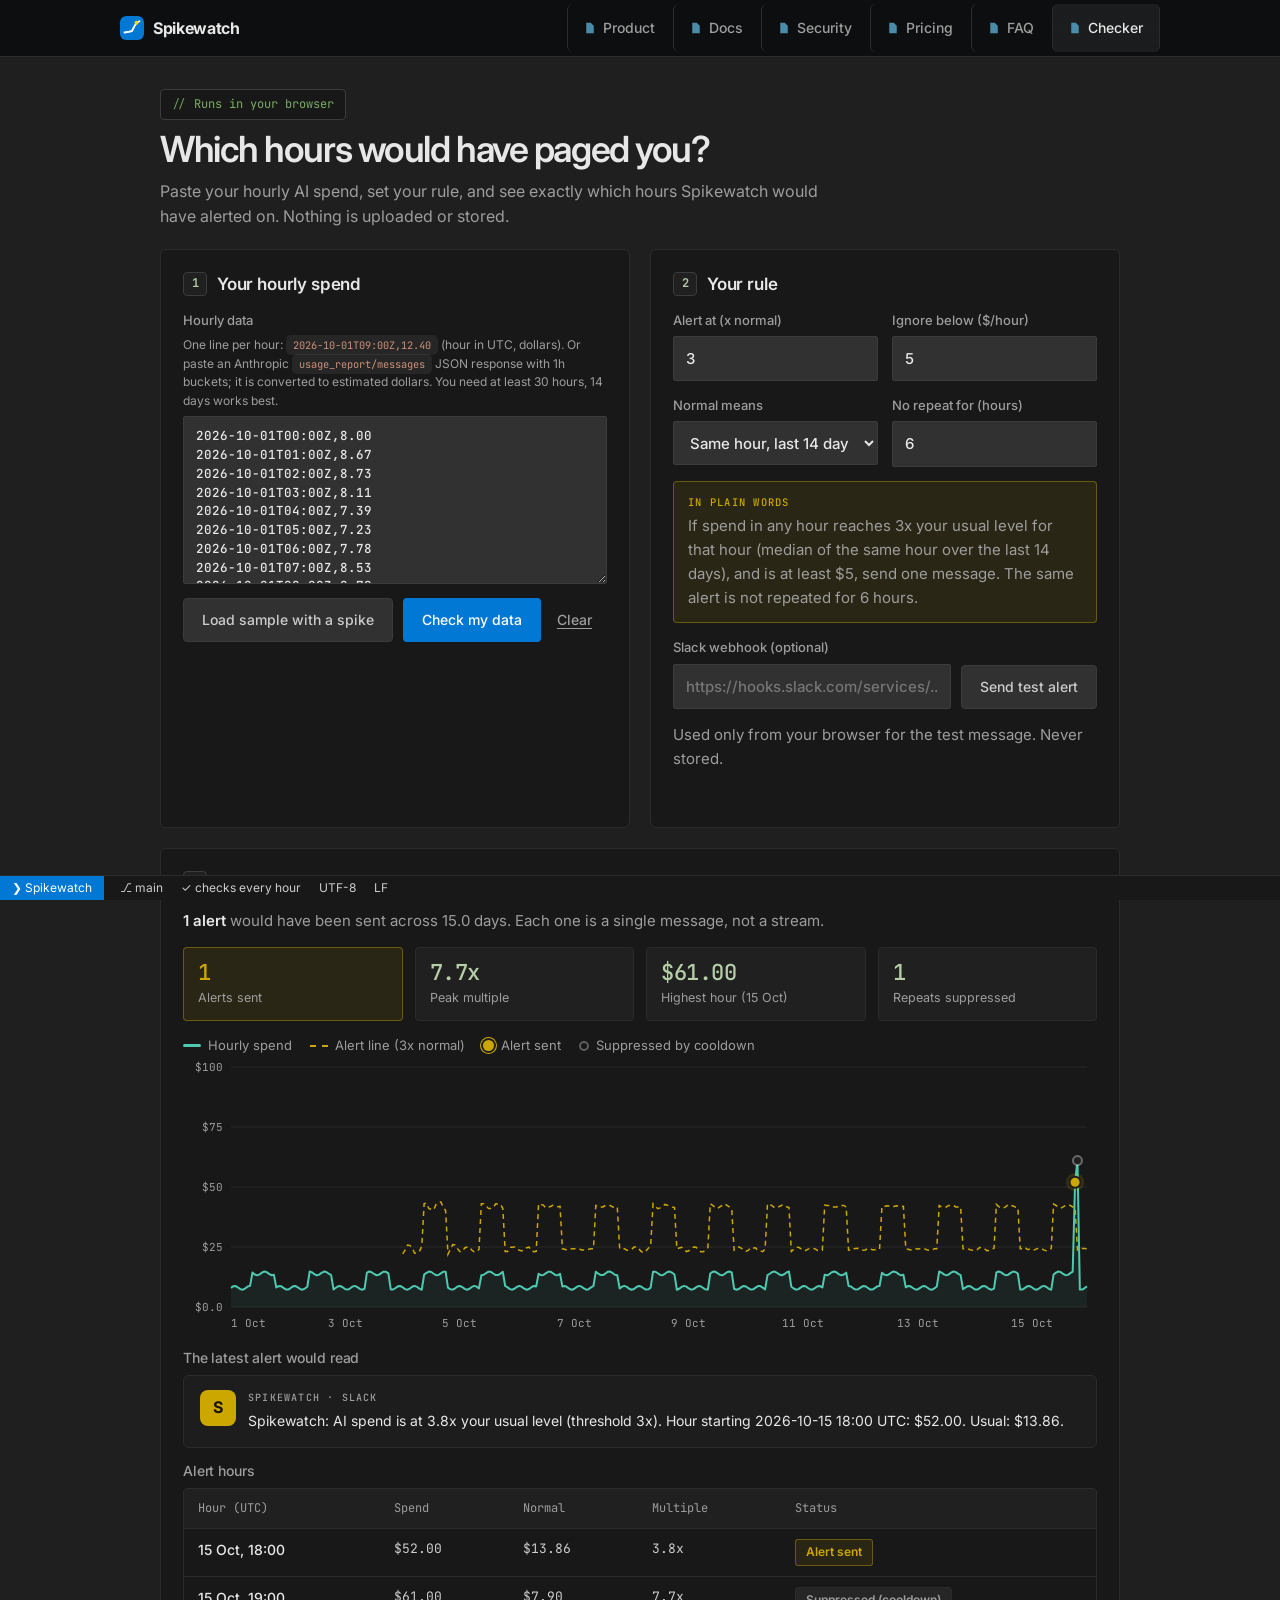
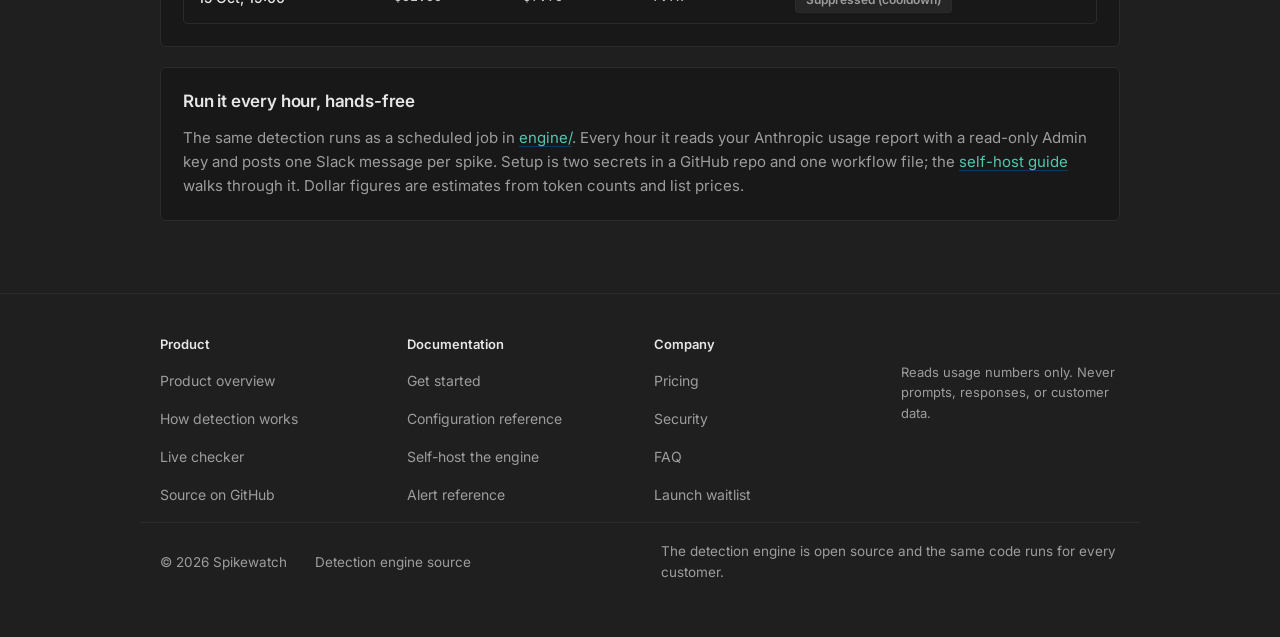
<file: app/index.html>
<!doctype html><html lang="en"><head><meta charset="utf-8"><meta name="viewport" content="width=device-width,initial-scale=1">
<title>Spikewatch checker</title>
<meta name="description" content="Paste your hourly AI spend and see exactly which hours would have triggered a Spikewatch alert. Runs in your browser, nothing is uploaded.">
<meta name="theme-color" content="#181818">
<script>(function(c,l,a,r,i,t,y){c[a]=c[a]||function(){(c[a].q=c[a].q||[]).push(arguments)};t=l.createElement(r);t.async=1;t.src="https://www.clarity.ms/tag/"+i;y=l.getElementsByTagName(r)[0];y.parentNode.insertBefore(t,y);})(window,document,"clarity","script","yyytszxnjq");</script>
<link rel="icon" href="data:image/svg+xml,%3Csvg xmlns='http://www.w3.org/2000/svg' viewBox='0 0 32 32'%3E%3Crect width='32' height='32' rx='7' fill='%230A766F'/%3E%3Cpolyline points='6,22 12,21 16,20 19,14 22,9 26,7' fill='none' stroke='white' stroke-width='2.5' stroke-linecap='round' stroke-linejoin='round'/%3E%3Ccircle cx='22' cy='9' r='2.6' fill='%23F2B24D'/%3E%3C/svg%3E">
<link rel="preconnect" href="https://fonts.googleapis.com">
<link rel="stylesheet" href="https://fonts.googleapis.com/css2?family=Inter:wght@400;500;600;700&family=JetBrains+Mono:wght@400;500&display=swap">
<link rel="stylesheet" href="/assets/site.css">
<style>*{box-sizing:border-box}
html{-webkit-text-size-adjust:100%}
body{margin:0;background:var(--bg);color:var(--ink);font:16px/1.55 var(--sans);-webkit-font-smoothing:antialiased;overflow-x:hidden}
a{color:var(--accent);text-underline-offset:3px}
a:hover{color:#5EEAD4}
:focus-visible{outline:2px solid var(--accent);outline-offset:2px}
main{max-width:1000px;margin:0 auto;display:flex;flex-direction:column;gap:20px;padding:32px 20px 72px}
main>*,.grid>*{min-width:0}
h1{margin:0;font-size:clamp(28px,4.4vw,36px);letter-spacing:-.03em;font-weight:600;line-height:1.1}
h2{margin:0;font-size:17px;font-weight:600;letter-spacing:-.01em;line-height:1.3}
p{margin:0}
.mut{color:var(--muted)}
.small{font-size:13px}
.head{display:flex;flex-direction:column;gap:10px}
.head p{max-width:42em}
.chip{display:inline-flex;align-items:center;gap:8px;align-self:flex-start;font-family:var(--mono);font-size:11px;letter-spacing:.08em;text-transform:uppercase;color:var(--accent);background:var(--accent-soft);border-radius:999px;padding:5px 11px}
.chip::before{content:"";width:6px;height:6px;border-radius:50%;background:var(--accent)}
.card{background:var(--surface);border:1px solid var(--line);border-radius:14px;padding:22px;display:flex;flex-direction:column;gap:14px;box-shadow:0 1px 2px transparent}
.card-head{display:flex;align-items:center;gap:10px}
.step{flex:none;width:24px;height:24px;border-radius:50%;background:var(--accent-soft);color:var(--accent);border:1px solid var(--accent-line);font-size:12px;font-weight:600;display:flex;align-items:center;justify-content:center}
.grid{display:grid;grid-template-columns:1fr 1fr;gap:20px;align-items:stretch}
@media(max-width:780px){.grid{grid-template-columns:1fr}main{padding:24px 16px 56px}.card{padding:18px}}
label{display:flex;flex-direction:column;gap:6px;font-size:13px;color:var(--muted);font-weight:500}
label .hint{font-weight:400;font-size:12px}
textarea,input,select{width:100%;min-height:44px;font:inherit;font-size:15px;padding:10px 12px;border:1px solid var(--line2);border-radius:10px;background:rgba(255,255,255,.03);color:var(--ink);transition:border-color .15s,box-shadow .15s}
textarea:focus,input:focus,select:focus{outline:none;border-color:var(--accent);box-shadow:0 0 0 3px var(--accent-soft)}
textarea{height:168px;min-height:120px;resize:vertical;font-family:var(--mono);font-size:12.5px;line-height:1.5}
.fields{display:grid;grid-template-columns:1fr 1fr;gap:14px}
@media(max-width:480px){.fields{grid-template-columns:1fr}}
.actions{display:flex;gap:10px;flex-wrap:wrap}
button{font:inherit;font-weight:600;font-size:14px;min-height:44px;padding:0 18px;border-radius:8px;border:1px solid transparent;background:#0078D4;color:#fff;cursor:pointer;transition:background .15s,border-color .15s}
button:hover{background:#026EC1}
button.g{background:rgba(255,255,255,.03);color:var(--ink);border-color:var(--line2)}
button.g:hover{border-color:rgba(255,255,255,.24);background:rgba(255,255,255,.07)}
button.link{background:none;border:none;color:var(--muted);padding:0 6px;font-weight:500;text-decoration:underline;text-underline-offset:3px}
button.link:hover{background:none;color:var(--ink)}
.rule{background:var(--alert-bg);border:1px solid var(--alert-line);border-radius:10px;padding:12px 14px;font-size:14px;line-height:1.55}
.rule b{display:block;font-family:var(--mono);font-size:10.5px;font-weight:500;letter-spacing:.12em;text-transform:uppercase;color:var(--alert);margin-bottom:4px}
.hook{display:flex;gap:10px;align-items:flex-end;flex-wrap:wrap}
.hook label{flex:1 1 200px}
.status{font-size:13.5px;min-height:20px}
.ok{color:var(--green);font-weight:600}
.bad{color:var(--red);font-weight:600}
code{font-family:var(--mono);font-size:.86em;background:rgba(255,255,255,.06);border-radius:5px;padding:2px 6px;overflow-wrap:anywhere}
/* results */
.stats{display:grid;grid-template-columns:repeat(4,1fr);gap:12px}
@media(max-width:640px){.stats{grid-template-columns:1fr 1fr}}
.stat{border:1px solid var(--line);border-radius:10px;padding:12px 14px;background:var(--surface2);display:flex;flex-direction:column;gap:2px}
.stat b{font-family:var(--mono);font-size:22px;font-weight:500;letter-spacing:-.02em;line-height:1.2}
.stat span{font-size:12.5px;color:var(--muted)}
.stat.hot{background:var(--alert-bg);border-color:var(--alert-line)}
.stat.hot b{color:var(--alert)}
.verdict{font-size:15.5px}
.legend{display:flex;flex-wrap:wrap;gap:6px 18px;font-size:13px;color:var(--muted)}
.legend i{display:inline-block;vertical-align:middle;margin-right:7px}
.lg-line{width:18px;height:3px;border-radius:2px;background:var(--accent)}
.lg-dash{width:18px;height:0;border-top:2px dashed var(--alert)}
.lg-dot{width:11px;height:11px;border-radius:50%;background:var(--alert);box-shadow:0 0 0 2px var(--bg),0 0 0 3px var(--alert)}
.lg-ring{width:10px;height:10px;border-radius:50%;border:2px solid rgba(255,255,255,.3)}
#chart{width:100%;position:relative}
#chart svg{display:block;width:100%;height:auto;overflow:visible}
.tw{overflow-x:auto;border:1px solid var(--line);border-radius:10px}
table{border-collapse:collapse;width:100%;font-size:14px;min-width:520px}
th,td{text-align:left;padding:10px 14px;border-bottom:1px solid var(--line);white-space:nowrap}
tr:last-child td{border-bottom:none}
th{font-family:var(--mono);color:var(--muted);font-size:10.5px;text-transform:uppercase;letter-spacing:.1em;font-weight:500;background:var(--surface2)}
td.num{font-family:var(--mono);font-size:13px}
.badge{display:inline-block;font-size:12px;font-weight:600;border-radius:999px;padding:3px 10px}
.badge.alert{background:var(--alert-bg);color:var(--alert);border:1px solid var(--alert-line)}
.badge.sup{background:rgba(255,255,255,.06);color:var(--muted);border:1px solid var(--line)}
.empty{padding:20px;border:1px dashed var(--line2);border-radius:10px;color:var(--muted);text-align:center;font-size:14.5px}
.slack{display:grid;grid-template-columns:36px 1fr;gap:12px;align-items:start;border:1px solid var(--line);border-radius:12px;padding:14px 16px;background:rgba(255,255,255,.02)}
.slack i{width:36px;height:36px;border-radius:8px;background:var(--alert);color:#1A1204;font-style:normal;font-weight:700;display:flex;align-items:center;justify-content:center}
.slack b{display:block;font-family:var(--mono);font-size:10px;letter-spacing:.12em;text-transform:uppercase;color:var(--muted);font-weight:500;margin-bottom:3px}
.slack span{font-size:14px;overflow-wrap:anywhere}
.cols2{display:flex;flex-direction:column;gap:8px}
/* nav */
.nav{position:sticky;top:0;z-index:20;background:rgba(8,9,10,.72);backdrop-filter:blur(12px);-webkit-backdrop-filter:blur(12px);border-bottom:1px solid var(--line)}
.nav-inner{max-width:1000px;margin:0 auto;padding:0 20px;min-height:56px;display:flex;align-items:center;gap:20px}
.brand{display:flex;align-items:center;gap:9px;font-weight:700;font-size:16px;letter-spacing:-.02em;color:var(--ink);text-decoration:none;flex:none;min-height:44px}
.brand svg{display:block;border-radius:6px}
.nav-links{display:flex;gap:2px;margin-left:auto;align-items:center}
.nav-links a{color:var(--muted);text-decoration:none;white-space:nowrap;font-size:14px;font-weight:500;padding:12px 11px;border-radius:6px;transition:color .15s,background .15s}
.nav-links a:hover{color:var(--ink);background:var(--surface2)}
.nav-links a[aria-current=page]{color:var(--ink);box-shadow:inset 0 -2px 0 var(--accent)}
@media(max-width:700px){.nav-inner{flex-wrap:wrap;gap:0 12px;padding:0 16px}.nav-links{order:3;width:100%;margin-left:-8px;overflow-x:auto;scrollbar-width:none;padding-bottom:4px}.nav-links::-webkit-scrollbar{display:none}}
/* footer */
footer{border-top:1px solid var(--line);background:var(--surface2)}
.foot-cols{max-width:1000px;margin:0 auto;padding:40px 20px 10px;display:grid;grid-template-columns:repeat(4,minmax(0,1fr));gap:28px}
.foot-col{display:flex;flex-direction:column;gap:2px;font-size:14px}
.foot-col b{font-family:var(--mono);font-size:10px;letter-spacing:.14em;text-transform:uppercase;color:var(--muted);font-weight:500;margin-bottom:6px}
.foot-col a{color:var(--muted);text-decoration:none;padding:6px 0}
.foot-col a:hover{color:var(--ink)}
.foot-inner{max-width:1000px;margin:0 auto;padding:18px 20px 30px;display:flex;gap:8px 28px;flex-wrap:wrap;align-items:center;color:var(--muted);font-size:13.5px}
.foot-inner .right{margin-left:auto;max-width:34em}
@media(max-width:700px){.foot-cols{grid-template-columns:1fr 1fr;padding-inline:16px}.foot-inner{padding-inline:16px}.foot-inner .right{margin-left:0}}
@media(prefers-reduced-motion:reduce){*{transition:none!important}}

/* v2 dark theme overrides */
:root{--grid:rgba(255,255,255,.06)}
body{background:var(--bg)}
.card{background:linear-gradient(180deg,rgba(255,255,255,.035),rgba(255,255,255,.012));box-shadow:none}
.chip{background:var(--accent-soft);color:var(--accent);border:1px solid var(--accent-line)}
.chip::before{background:var(--accent)}
h1{font-weight:600;letter-spacing:-.04em}
.stat{background:rgba(255,255,255,.02)}
.stat.hot{background:var(--alert-bg)}
.rule{background:var(--alert-bg);color:var(--ink2)}
.tw{background:rgba(255,255,255,.015)}
th{background:rgba(255,255,255,.025)}
select option{background:#111416;color:var(--ink)}
.nav-links a[aria-current=page]{box-shadow:none;background:rgba(255,255,255,.06);color:var(--ink)}
footer{background:transparent}
.foot-col b{font-family:var(--body);font-size:13px;letter-spacing:0;text-transform:none;color:var(--ink);font-weight:600}
.foot-inner{border-top:1px solid var(--line)}

/* ===== VS Code theme (v3) checker overrides ===== */
:root{--grid:rgba(255,255,255,.07);--accent:#4EC9B0}
.nav-inner{max-width:1080px}
.card{background:var(--surface);border-radius:6px}
.chip{border-radius:4px;background:var(--surface);border-color:var(--line2);color:#79AB64;font-size:12px;text-transform:none;letter-spacing:0}
.chip::before{content:"//";width:auto;height:auto;background:none;border-radius:0;color:#6A9955}
.step{border-radius:4px;background:#202020;border-color:var(--line2);color:var(--syn-num);font-family:var(--mono)}
textarea,input,select{border-radius:2px;background:#313131;border-color:#3C3C3C}
textarea:focus,input:focus,select:focus{border-color:#0078D4;box-shadow:none;outline:1px solid #0078D4}
button{border-radius:4px;font-weight:500}
button.g{background:#313131;border-color:#3C3C3C;color:var(--ink2)}
button.g:hover{background:#3C3C3C;border-color:#464646;color:#fff}
.rule{border-radius:4px}
.stat{border-radius:4px;background:#202020}
.stat b{color:var(--syn-num)}
.stat.hot b{color:var(--alert)}
.tw{border-radius:4px;background:var(--surface)}
th{background:#202020}
.slack{border-radius:6px}
.badge{border-radius:3px}
.nav-links a{padding:0 16px}
</style></head><body>
<nav class="nav"><div class="nav-inner">
<a class="brand" href="/"><svg width="24" height="24" viewBox="0 0 32 32" aria-hidden="true"><rect width="32" height="32" rx="7" fill="var(--accent)"/><polyline points="6,22 12,21 16,20 19,14 22,9 26,7" fill="none" stroke="var(--accent-ink)" stroke-width="2.5" stroke-linecap="round" stroke-linejoin="round"/><circle cx="22" cy="9" r="2.6" fill="var(--alert)"/></svg>Spikewatch</a>
<div class="nav-links">
<a href="/product.html">Product</a>
<a href="/docs.html">Docs</a>
<a href="/security.html">Security</a>
<a href="/pricing.html">Pricing</a>
<a href="/faq.html">FAQ</a>
<a href="/app/" aria-current="page">Checker</a>
</div>
</div></nav>
<main>
<header class="head">
<span class="chip">Runs in your browser</span>
<h1>Which hours would have paged you?</h1>
<p class="mut">Paste your hourly AI spend, set your rule, and see exactly which hours Spikewatch would have alerted on. Nothing is uploaded or stored.</p>
</header>

<div class="grid">
<section class="card" aria-labelledby="h-data">
<div class="card-head"><span class="step">1</span><h2 id="h-data">Your hourly spend</h2></div>
<label for="data">Hourly data
<span class="hint">One line per hour: <code>2026-10-01T09:00Z,12.40</code> (hour in UTC, dollars). Or paste an Anthropic <code>usage_report/messages</code> JSON response with 1h buckets; it is converted to estimated dollars. You need at least 30 hours, 14 days works best.</span>
<textarea id="data" spellcheck="false" autocomplete="off" aria-describedby="msg"></textarea></label>
<div class="actions">
<button id="sample" type="button" class="g">Load sample with a spike</button>
<button id="run" type="button">Check my data</button>
<button id="clear" type="button" class="link">Clear</button>
</div>
<p id="msg" class="status" role="alert" aria-live="assertive"></p>
</section>

<section class="card" aria-labelledby="h-rule">
<div class="card-head"><span class="step">2</span><h2 id="h-rule">Your rule</h2></div>
<div class="fields">
<label for="mult">Alert at (x normal)<input id="mult" type="number" inputmode="decimal" min="2" max="6" step="0.5" value="3"></label>
<label for="floor">Ignore below ($/hour)<input id="floor" type="number" inputmode="decimal" min="0" step="1" value="5"></label>
<label for="mode">Normal means<select id="mode"><option value="sameHour">Same hour, last 14 days</option><option value="trailing24">Trailing 24 hours</option></select></label>
<label for="cool">No repeat for (hours)<input id="cool" type="number" inputmode="numeric" min="1" max="48" value="6"></label>
</div>
<p id="rule" class="rule" aria-live="polite"></p>
<div class="hook">
<label for="hook">Slack webhook (optional)<input id="hook" type="url" placeholder="https://hooks.slack.com/services/..." autocomplete="off" spellcheck="false"></label>
<button id="test" type="button" class="g">Send test alert</button>
</div>
<p class="mut small">Used only from your browser for the test message. Never stored.</p>
<p id="hmsg" class="status" role="status" aria-live="polite"></p>
</section>
</div>

<section class="card" aria-labelledby="h-res" aria-live="polite">
<div class="card-head"><span class="step" aria-hidden="true">3</span><h2 id="h-res">Result</h2></div>
<p id="sum" class="verdict mut">Load the sample or paste your data to see the result.</p>
<div id="stats" class="stats" hidden></div>
<div id="viz" hidden>
<div class="legend" aria-hidden="true">
<span><i class="lg-line"></i>Hourly spend</span>
<span><i class="lg-dash"></i>Alert line (<span id="lg-mult">3</span>x normal)</span>
<span><i class="lg-dot"></i>Alert sent</span>
<span><i class="lg-ring"></i>Suppressed by cooldown</span>
</div>
<div id="chart"></div>
</div>
<div id="slackwrap" hidden class="cols2"><h2 style="font-size:14px;color:var(--muted);font-weight:500">The latest alert would read</h2><div class="slack"><i aria-hidden="true">S</i><div><b>Spikewatch · Slack</b><span id="slacktext"></span></div></div></div>
<div id="tblwrap" hidden class="cols2"><h2 style="font-size:14px;color:var(--muted);font-weight:500">Alert hours</h2><div class="tw"><table id="tbl"></table></div></div>
</section>

<section class="card">
<h2>Run it every hour, hands-free</h2>
<p class="mut">The same detection runs as a scheduled job in <a href="https://github.com/shantanupatil-debug/spikewatch/tree/main/engine">engine/</a>. Every hour it reads your Anthropic usage report with a read-only Admin key and posts one Slack message per spike. Setup is two secrets in a GitHub repo and one workflow file; the <a href="/docs.html#self-host">self-host guide</a> walks through it. Dollar figures are estimates from token counts and list prices.</p>
</section>
</main>

<script type="module">
import {detect,plainRule,alertText,usageToPoints} from "../engine/detect.mjs";
const $=id=>document.getElementById(id);
const MON=["Jan","Feb","Mar","Apr","May","Jun","Jul","Aug","Sep","Oct","Nov","Dec"];
const pad=n=>String(n).padStart(2,"0");
const fmtHour=t=>{const d=new Date(t);return d.getUTCDate()+" "+MON[d.getUTCMonth()]+", "+pad(d.getUTCHours())+":00"};
const fmtDay=t=>{const d=new Date(t);return d.getUTCDate()+" "+MON[d.getUTCMonth()]};
const money=v=>"$"+(v>=100?v.toFixed(0):v.toFixed(2));
function sample(){const H=3600000,t0=Date.UTC(2026,9,1);const L=[];for(let i=0;i<15*24;i++){const h=i%24;let v=8+(h>=9&&h<=18?6:0)+Math.sin(i)*0.8;if(i===15*24-6)v=52;if(i===15*24-5)v=61;L.push(new Date(t0+i*H).toISOString().slice(0,16)+"Z,"+v.toFixed(2))}return L.join("\n")}
function parse(txt){txt=txt.trim();if(!txt)throw new Error("Paste your hourly spend first, or load the sample.");
 if(txt[0]==="{"||txt[0]==="["){let j;try{j=JSON.parse(txt)}catch(e){throw new Error("That looks like JSON but could not be parsed. Check for a cut-off paste.")}return usageToPoints(j.data?j:{data:j})}
 return txt.split(/\r?\n/).map(l=>l.trim()).filter(l=>/^\d/.test(l)).map(l=>{const [a,b]=l.split(/[,;\t]/);const t=Date.parse((a||"").trim());const v=parseFloat(b);if(isNaN(t)||isNaN(v))throw new Error("Could not read this line: "+l+" (expected 2026-10-01T09:00Z,12.40)");return{t:Math.floor(t/3600000)*3600000,v}}).sort((x,y)=>x.t-y.t)}
const opts=()=>({mult:+$("mult").value||3,floor:+$("floor").value||0,mode:$("mode").value,cooldownH:+$("cool").value||6});
let rows=[];
function niceMax(v){const p=Math.pow(10,Math.floor(Math.log10(v)));const n=v/p;return (n<=1?1:n<=2?2:n<=5?5:10)*p}
function chart(){const box=$("chart");if(!rows.length){box.innerHTML="";return}
 const W=Math.max(280,box.clientWidth||600),H=W<520?230:280,m={l:W<520?40:48,r:10,t:12,b:28};
 const o=opts(),thr=rows.map(r=>r.baseline!==null?r.baseline*o.mult:null);
 const top=niceMax(Math.max(...rows.map(r=>r.v),...thr.filter(v=>v!==null),1)*1.05);
 const x=i=>m.l+i*(W-m.l-m.r)/Math.max(rows.length-1,1),y=v=>H-m.b-v/top*(H-m.b-m.t);
 let s=`<svg viewBox="0 0 ${W} ${H}" role="img" aria-label="Hourly spend over ${(rows.length/24).toFixed(0)} days with ${rows.filter(r=>r.alert).length} alert hours marked">`;
 for(let k=0;k<=4;k++){const v=top*k/4,yy=y(v);s+=`<line x1="${m.l}" x2="${W-m.r}" y1="${yy}" y2="${yy}" stroke="var(--grid)"/><text x="${m.l-8}" y="${yy+4}" text-anchor="end" font-family="JetBrains Mono,monospace" font-size="11" fill="var(--muted)">$${top*k/4>=10?Math.round(v):v.toFixed(1)}</text>`}
 const step=Math.max(1,Math.round(rows.length/24/(W<520?4:7)))*24;
 rows.forEach((r,i)=>{if(i%step===0)s+=`<text x="${x(i)}" y="${H-8}" text-anchor="${i===0?"start":"middle"}" font-family="JetBrains Mono,monospace" font-size="11" fill="var(--muted)">${fmtDay(r.t)}</text>`});
 s+=`<path d="M${x(0)},${y(0)} `+rows.map((r,i)=>`L${x(i)},${y(r.v)}`).join(" ")+` L${x(rows.length-1)},${y(0)} Z" fill="var(--accent)" opacity=".07"/>`;
 s+=`<polyline fill="none" stroke="var(--accent)" stroke-width="2" stroke-linejoin="round" points="${rows.map((r,i)=>x(i)+","+y(r.v)).join(" ")}"/>`;
 let seg=[];const flush=()=>{if(seg.length>1)s+=`<polyline fill="none" stroke="var(--alert)" stroke-width="1.5" stroke-dasharray="5 4" points="${seg.join(" ")}"/>`;seg=[]};
 thr.forEach((v,i)=>{if(v===null)flush();else seg.push(x(i)+","+y(v))});flush();
 rows.forEach((r,i)=>{if(r.suppressed&&!r.alert)s+=`<circle cx="${x(i)}" cy="${y(r.v)}" r="4.5" fill="#1F1F1F" stroke="rgba(255,255,255,.35)" stroke-width="2"><title>${fmtHour(r.t)} UTC: ${money(r.v)} (suppressed by cooldown)</title></circle>`});
 rows.forEach((r,i)=>{if(r.alert)s+=`<circle cx="${x(i)}" cy="${y(r.v)}" r="9" fill="var(--alert)" opacity=".16"/><circle cx="${x(i)}" cy="${y(r.v)}" r="5.5" fill="var(--alert)" stroke="#1F1F1F" stroke-width="2"><title>${fmtHour(r.t)} UTC: ${money(r.v)}, ${r.ratio.toFixed(1)}x normal</title></circle>`});
 box.innerHTML=s+"</svg>"}
function run(){const msg=$("msg");
 try{const pts=parse($("data").value);if(pts.length<30)throw new Error("Need at least 30 hourly points (about 2 days). 14 days gives the best baseline. You have "+pts.length+".");
 const o=opts();rows=detect(pts,o);const al=rows.filter(r=>r.alert),sup=rows.filter(r=>r.suppressed&&!r.alert);
 msg.textContent="";
 $("lg-mult").textContent=o.mult;
 const hot=al.concat(sup),peak=hot.length?Math.max(...hot.map(r=>r.ratio)):null,hi=rows.reduce((a,r)=>r.v>a.v?r:a,rows[0]);
 $("sum").className="verdict";
 $("sum").innerHTML=al.length?`<b>${al.length} alert${al.length===1?"":"s"}</b> would have been sent across ${(rows.length/24).toFixed(1)} days. Each one is a single message, not a stream.`:`<b class="ok">No spikes.</b> Nothing would have been sent across ${(rows.length/24).toFixed(1)} days at this rule.`;
 const st=$("stats");st.hidden=false;
 st.innerHTML=`<div class="stat${al.length?" hot":""}"><b>${al.length}</b><span>Alerts sent</span></div><div class="stat"><b>${peak?peak.toFixed(1)+"x":"-"}</b><span>Peak multiple</span></div><div class="stat"><b>${money(hi.v)}</b><span>Highest hour (${fmtDay(hi.t)})</span></div><div class="stat"><b>${sup.length}</b><span>Repeats suppressed</span></div>`;
 $("viz").hidden=false;chart();
 const last=al[al.length-1];
 $("slackwrap").hidden=!last;if(last)$("slacktext").textContent=alertText(last,o);
 const list=al.concat(sup).sort((a,b)=>a.t-b.t);
 $("tblwrap").hidden=!list.length;
 $("tbl").innerHTML="<thead><tr><th>Hour (UTC)</th><th>Spend</th><th>Normal</th><th>Multiple</th><th>Status</th></tr></thead><tbody>"+list.map(r=>`<tr><td>${fmtHour(r.t)}</td><td class="num">${money(r.v)}</td><td class="num">${money(r.baseline)}</td><td class="num">${r.ratio.toFixed(1)}x</td><td><span class="badge ${r.alert?"alert":"sup"}">${r.alert?"Alert sent":"Suppressed (cooldown)"}</span></td></tr>`).join("")+"</tbody>";
 window.__last=last||null}
 catch(e){msg.innerHTML='<span class="bad"></span>';msg.firstChild.textContent=e.message}}
function reset(){rows=[];$("msg").textContent="";$("sum").className="verdict mut";$("sum").textContent="Load the sample or paste your data to see the result.";["stats","viz","slackwrap","tblwrap"].forEach(id=>$(id).hidden=true);window.__last=null}
const rule=()=>{$("rule").innerHTML="<b>In plain words</b>";const t=document.createElement("span");t.textContent=plainRule(opts());$("rule").appendChild(t)};
$("sample").onclick=()=>{$("data").value=sample();run()};
$("run").onclick=run;
$("clear").onclick=()=>{$("data").value="";reset();$("data").focus()};
["mult","floor","mode","cool"].forEach(id=>$(id).addEventListener("input",()=>{rule();if($("data").value.trim())run()}));
$("test").onclick=async()=>{const u=$("hook").value.trim(),h=$("hmsg");
 if(!/^https:\/\/hooks\.slack\.com\//.test(u)){h.innerHTML='<span class="bad">Paste a Slack webhook URL that starts with https://hooks.slack.com/</span>';return}
 const r=window.__last||{t:Date.now(),v:41,baseline:12,ratio:41/12};const text="[TEST] "+alertText(r,opts());
 try{await fetch(u,{method:"POST",mode:"no-cors",headers:{"content-type":"text/plain"},body:JSON.stringify({text})});h.innerHTML='<span class="ok">Sent. It should appear in your Slack channel within seconds.</span> <span class="mut">Browsers cannot confirm delivery, so check the channel.</span>'}
 catch(e){h.innerHTML='<span class="bad"></span>';h.firstChild.textContent="Could not send: "+e.message}};
let rz;new ResizeObserver(()=>{clearTimeout(rz);rz=setTimeout(chart,80)}).observe($("chart"));
rule();$("data").value=sample();run();
</script>
<footer>
<div class="foot-cols">
<div class="foot-col"><b>Product</b>
<a href="/product.html">Product overview</a>
<a href="/product.html#detection">How detection works</a>
<a href="/app/">Live checker</a>
<a href="https://github.com/shantanupatil-debug/spikewatch">Source on GitHub</a>
</div>
<div class="foot-col"><b>Documentation</b>
<a href="/docs.html#get-started">Get started</a>
<a href="/docs.html#configuration">Configuration reference</a>
<a href="/docs.html#self-host">Self-host the engine</a>
<a href="/docs.html#alert-reference">Alert reference</a>
</div>
<div class="foot-col"><b>Company</b>
<a href="/pricing.html">Pricing</a>
<a href="/security.html">Security</a>
<a href="/faq.html">FAQ</a>
<a href="https://docs.google.com/forms/d/1lK39TgekgINDJVpIVqImyzUDlWx6z58S6so2qZZEIys/viewform">Launch waitlist</a>
</div>
<div class="foot-col"><b>&nbsp;</b><span class="mut small" style="max-width:22em">Reads usage numbers only. Never prompts, responses, or customer data.</span></div>
</div>
<div class="foot-inner">
<span>&copy; 2026 Spikewatch</span>
<a href="https://github.com/shantanupatil-debug/spikewatch/tree/main/engine">Detection engine source</a>
<span class="right">The detection engine is open source and the same code runs for every customer.</span>
</div>
</footer>
</body></html>
</file>
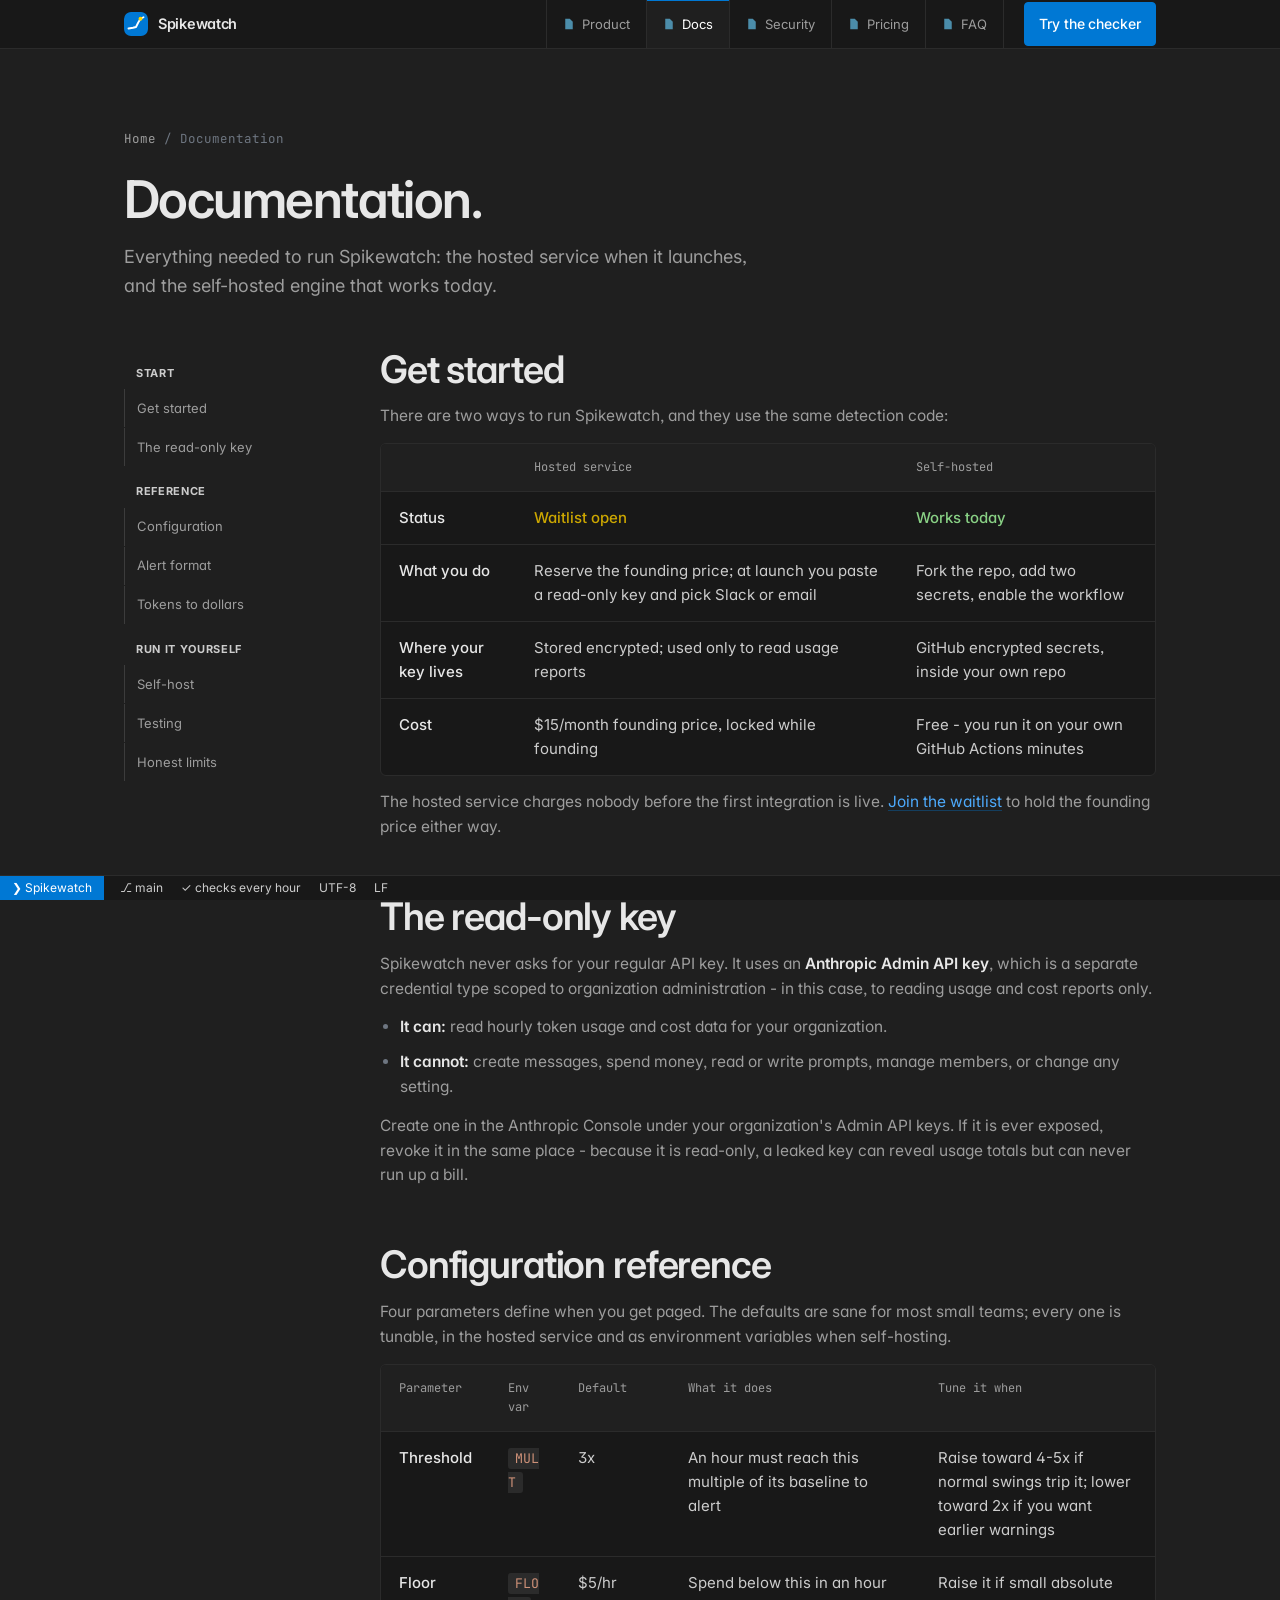
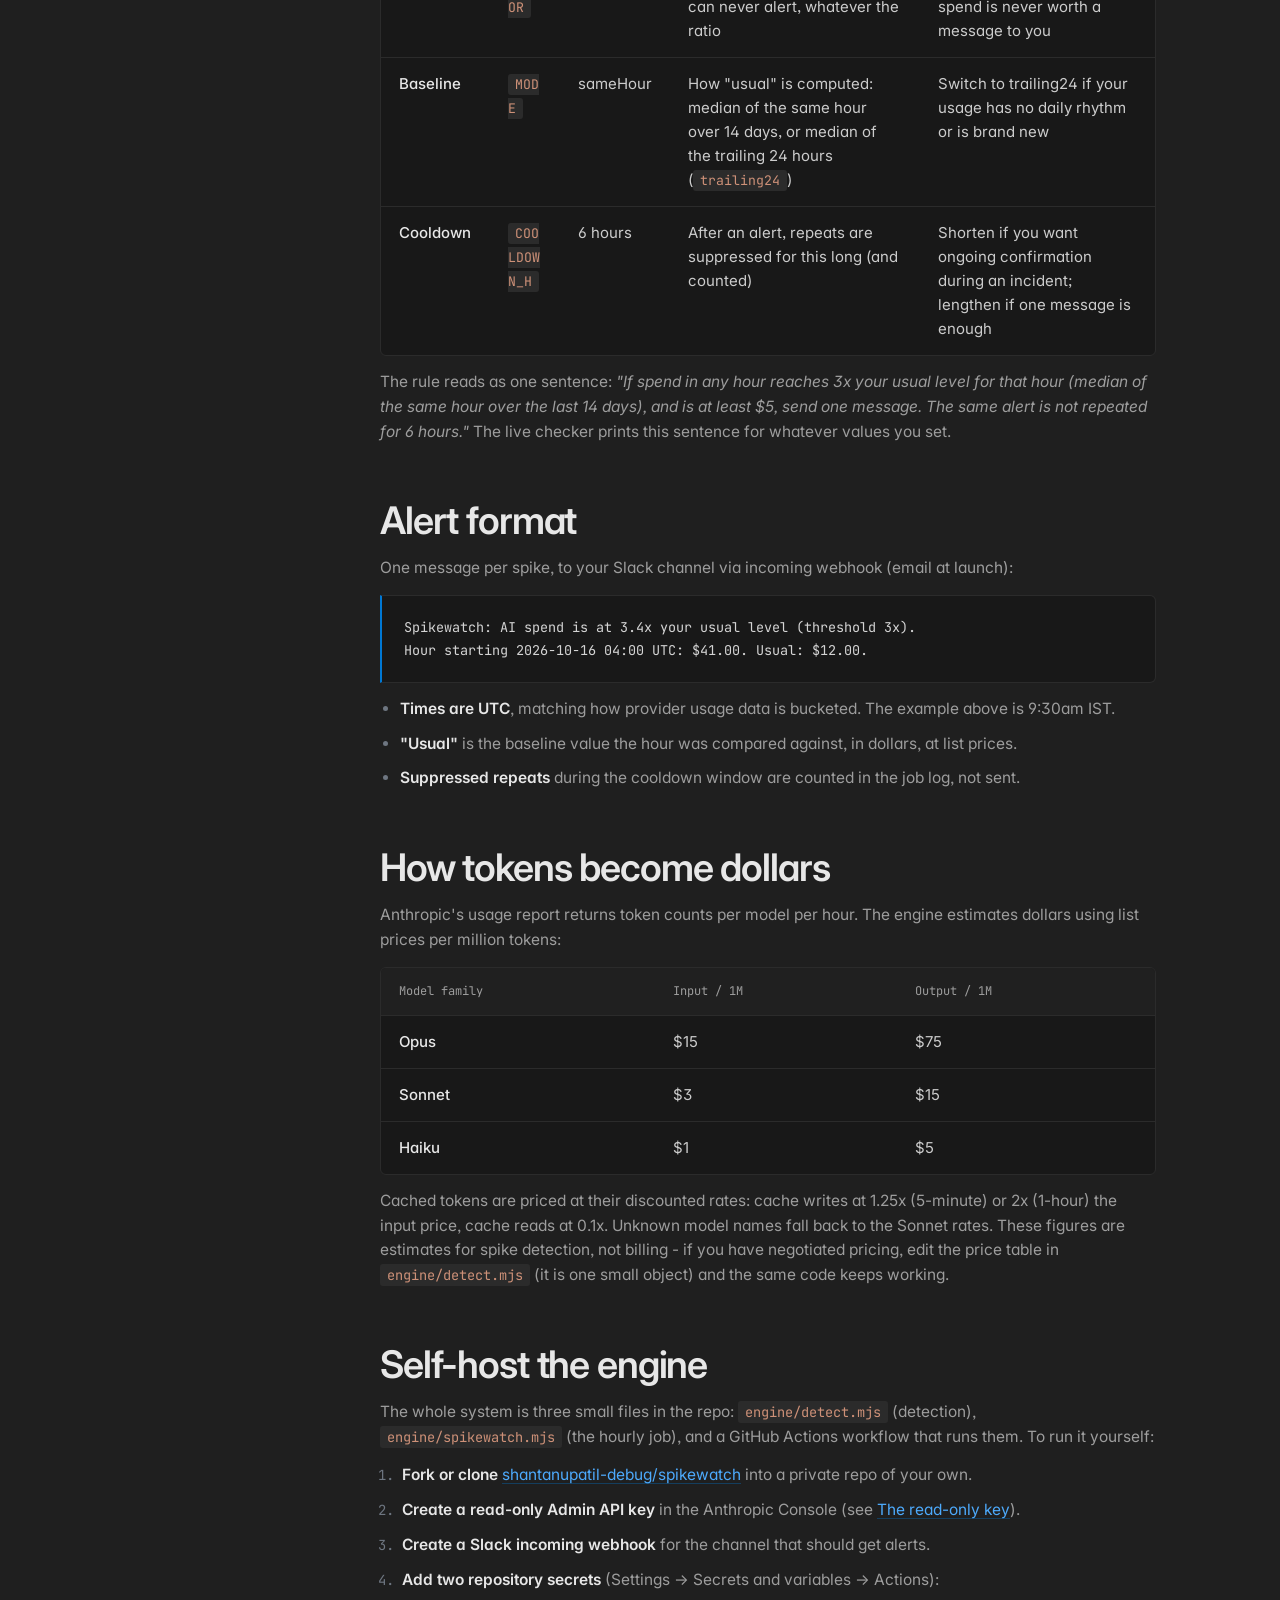
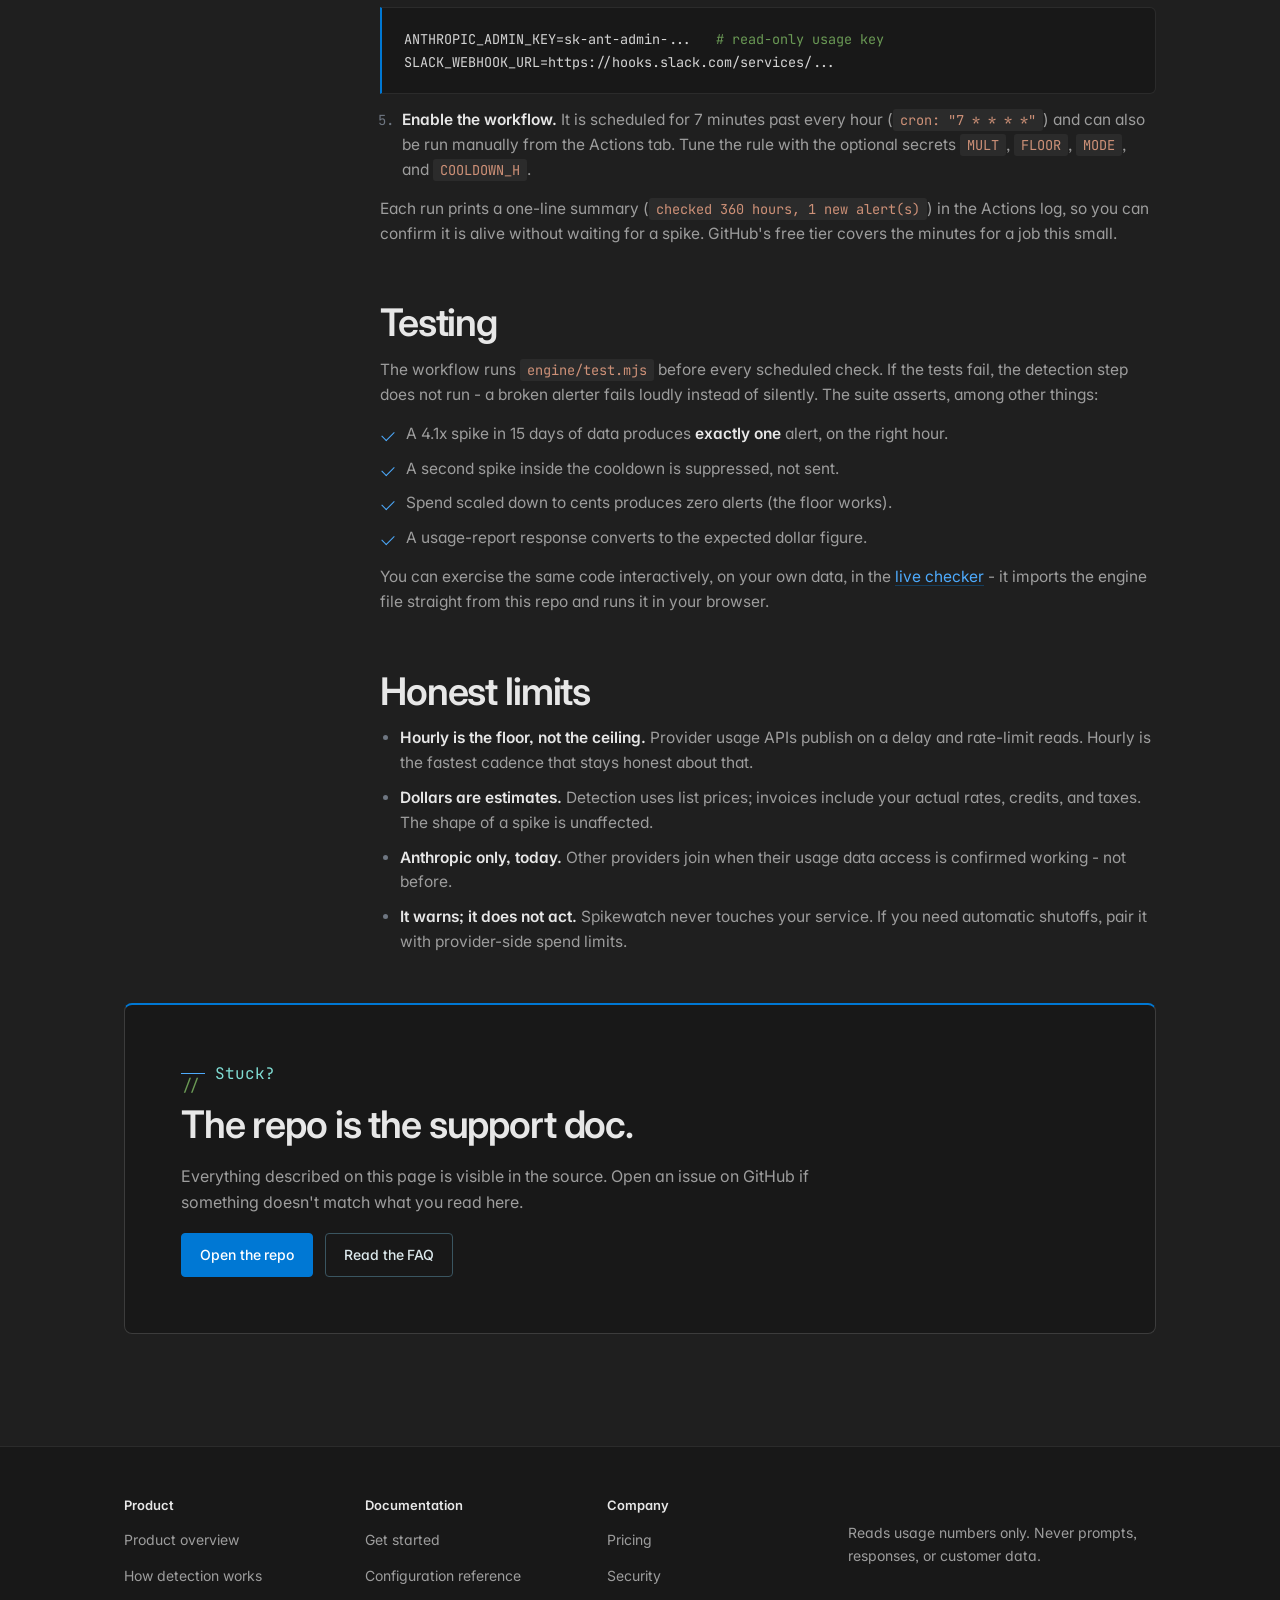
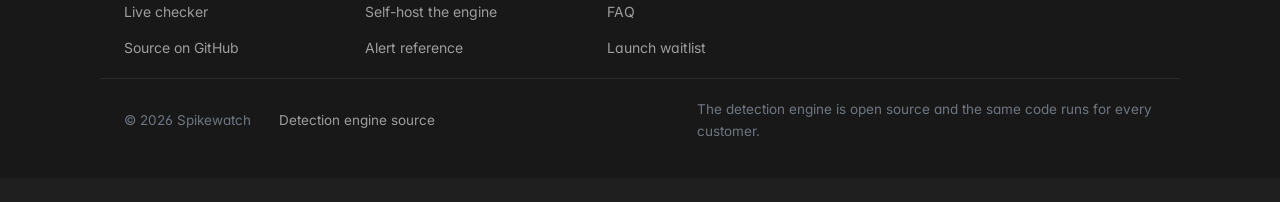
<file: docs.html>
<!doctype html>
<html lang="en"><head><meta charset="utf-8"><meta name="viewport" content="width=device-width,initial-scale=1">
<script>(function(c,l,a,r,i,t,y){c[a]=c[a]||function(){(c[a].q=c[a].q||[]).push(arguments)};t=l.createElement(r);t.async=1;t.src="https://www.clarity.ms/tag/"+i;y=l.getElementsByTagName(r)[0];y.parentNode.insertBefore(t,y);})(window,document,"clarity","script","yyytszxnjq");</script>
<link rel="icon" href="data:image/svg+xml,%3Csvg xmlns='http://www.w3.org/2000/svg' viewBox='0 0 32 32'%3E%3Crect width='32' height='32' rx='7' fill='%230A766F'/%3E%3Cpolyline points='6,22 12,21 16,20 19,14 22,9 26,7' fill='none' stroke='white' stroke-width='2.5' stroke-linecap='round' stroke-linejoin='round'/%3E%3Ccircle cx='22' cy='9' r='2.6' fill='%23F2B24D'/%3E%3C/svg%3E">
<link rel="preconnect" href="https://fonts.googleapis.com">
<link rel="stylesheet" href="https://fonts.googleapis.com/css2?family=Inter:wght@400;500;600;700&family=JetBrains+Mono:wght@400;500&display=swap">
<title>Documentation - setup, configuration, and self-hosting | Spikewatch</title>
<meta name="description" content="Spikewatch documentation: get started, the read-only key, configuration reference (threshold, floor, baseline, cooldown), alert format, self-hosting the engine, and testing.">
<meta property="og:title" content="Spikewatch documentation">
<meta property="og:description" content="Setup, configuration, alert format, and self-hosting for the open-source AI spend spike alerter.">
<meta property="og:type" content="website">
<meta property="og:url" content="https://spikewatch.live/docs.html">
<meta name="twitter:card" content="summary">
<style>:root{
  --bg:#FFFFFF; --surface:#FFFFFF; --surface2:#FAFAF8; --ink:#131311; --muted:#6E6D66; --line:#E9E7E2; --edge:#131311;
  --accent:#0F766E; --accent-ink:#FFFFFF; --accent-soft:#F0F7F5;
  --alert:#B45309; --alert-bg:#FDF6EC;
  --code-bg:#171512; --code-ink:#EDEAE3; --green:#15803D;
  --display:'Inter','Segoe UI',Arial,sans-serif;
  --body:'Inter','Segoe UI',Arial,sans-serif;
  --mono:'JetBrains Mono',Consolas,monospace;
  color-scheme:light;
}
*{box-sizing:border-box}
html{scroll-behavior:smooth}
body{margin:0;color:var(--ink);font-family:var(--body);font-size:17px;line-height:1.62;background:var(--bg);-webkit-font-smoothing:antialiased;text-rendering:optimizeLegibility}
main{max-width:1080px;margin:0 auto;display:flex;flex-direction:column;gap:96px;padding-inline:24px;padding-block:32px 96px}
h1,h2,h3,h4{font-family:var(--display);text-wrap:balance;line-height:1.08;margin:0;color:var(--ink)}
h1{font-size:clamp(38px,5.6vw,62px);font-weight:600;letter-spacing:-.035em}
h2{font-size:clamp(26px,3.2vw,32px);font-weight:600;letter-spacing:-.025em}
h3{font-size:18px;font-weight:600;letter-spacing:-.01em}
h4{font-size:16px;font-weight:600}
p{margin:0}
a{color:var(--accent);text-decoration-thickness:1px;text-underline-offset:3px}
a:hover{color:#0B5B54}
section{scroll-margin-top:110px}
section[id],div[id]{scroll-margin-top:110px}
.eyebrow{display:flex;align-items:center;gap:12px;font-family:var(--mono);font-size:10.5px;font-weight:500;letter-spacing:.16em;text-transform:uppercase;color:var(--muted);margin:0}
.eyebrow::before{content:"";width:24px;height:1px;background:var(--accent);flex:none}
.lede{color:var(--muted);font-size:19px;line-height:1.6;max-width:36em}
.stack{display:flex;flex-direction:column;gap:18px}
.mut{color:var(--muted)}
.small{font-size:14px}
::selection{background:#CDEAE4}
/* nav */
.nav{position:sticky;top:0;z-index:20;background:rgba(255,255,255,.88);backdrop-filter:blur(12px);-webkit-backdrop-filter:blur(12px);border-bottom:1px solid var(--line)}
.nav-inner{max-width:1080px;margin:0 auto;padding:0 24px;height:60px;display:flex;align-items:center;gap:24px}
.brand{display:flex;align-items:center;gap:9px;font-family:var(--display);font-weight:700;font-size:16px;letter-spacing:-.02em;color:var(--ink);text-decoration:none;flex:none}
.brand svg{display:block;border-radius:6px}
.nav-links{display:flex;gap:4px;margin-left:auto;align-items:center}
.nav-links a{color:var(--muted);text-decoration:none;white-space:nowrap;font-size:13.5px;font-weight:500;padding:6px 10px;border-radius:6px;transition:color .15s,background .15s}
.nav-links a:hover{color:var(--ink);background:var(--surface2)}
.nav-links a.on{color:var(--ink);box-shadow:inset 0 -1.5px 0 var(--accent)}
.nav-cta{margin-left:10px}
@media (max-width:860px){
  .nav-inner{flex-wrap:wrap;gap:8px 14px;height:auto;padding:10px 16px 0}
  .nav-cta{margin-left:auto;margin-bottom:10px}
  .nav-links{order:3;width:100%;margin-left:0;overflow-x:auto;gap:2px;padding:2px 0 8px;scrollbar-width:none}
  .nav-links::-webkit-scrollbar{display:none}
}
/* buttons */
.btn{display:inline-block;font-family:var(--body);font-weight:600;font-size:14px;line-height:1;padding:13px 22px;border-radius:8px;text-decoration:none;border:1px solid transparent;white-space:nowrap;transition:background .15s,border-color .15s,color .15s}
.btn-primary{background:var(--ink);color:#fff}
.btn-primary:hover{background:#2B2A26;color:#fff}
.btn-ghost{border-color:var(--line);color:var(--ink);background:#fff}
.btn-ghost:hover{border-color:#C7C4BD;color:var(--ink)}
.btn-sm{padding:9px 15px;font-size:13px}
.cta-row{display:flex;gap:12px;flex-wrap:wrap;align-items:center}
/* breadcrumb */
.crumbs{font-family:var(--mono);font-size:11.5px;letter-spacing:.04em;color:var(--muted);display:flex;gap:8px;align-items:center;flex-wrap:wrap}
.crumbs a{color:var(--muted);text-decoration:none}
.crumbs a:hover{color:var(--accent)}
/* page header + tabs */
.pagehead{display:flex;flex-direction:column;gap:18px;padding-top:40px}
.pagehead h1{font-size:clamp(34px,4.6vw,52px)}
.tabs{position:sticky;top:60px;z-index:15;background:rgba(255,255,255,.9);backdrop-filter:blur(12px);border-bottom:1px solid var(--line);margin-inline:-24px;padding-inline:24px}
.tabs-inner{display:flex;gap:26px;overflow-x:auto;max-width:1080px;margin:0 auto;scrollbar-width:none}
.tabs-inner::-webkit-scrollbar{display:none}
.tabs a{flex:none;padding:14px 0;font-size:13px;font-weight:500;color:var(--muted);text-decoration:none;border-bottom:1.5px solid transparent;margin-bottom:-1px}
.tabs a:hover{color:var(--ink)}
.tabs a.cta{margin-left:auto;color:var(--accent)}
@media (max-width:860px){.tabs{top:108px}}
/* hero */
.hero{display:grid;grid-template-columns:1.05fr 1fr;gap:56px;align-items:center;padding-top:44px}
.hero>*{min-width:0}
.trust{display:flex;gap:8px 22px;flex-wrap:wrap;list-style:none;margin:8px 0 0;padding:0;font-size:13.5px;font-weight:500;color:var(--muted)}
.trust li{display:flex;align-items:center;gap:8px}
.trust li::before{content:"";width:11px;height:6px;border-left:1.5px solid var(--green);border-bottom:1.5px solid var(--green);transform:rotate(-45deg) translateY(-1px);flex:none}
.chart{background:#fff;border:1px solid var(--line);border-radius:16px;padding:20px;box-shadow:0 1px 2px rgba(19,19,17,.04),0 16px 40px -16px rgba(19,19,17,.12)}
.chart svg{display:block;width:100%;height:auto}
.alertline{margin-top:14px;display:grid;grid-template-columns:32px 1fr;gap:12px;align-items:start;background:#fff;border:1px solid var(--line);border-radius:12px;padding:14px 16px;box-shadow:0 1px 2px rgba(19,19,17,.04)}
.alertline b{font-size:0;width:32px;height:32px;border-radius:8px;background:var(--accent);display:flex;align-items:center;justify-content:center}
.alertline b::after{content:"S";font-family:var(--body);font-size:14px;font-weight:700;color:#fff}
.alertline span{font-size:13.5px;line-height:1.55;color:var(--ink)}
.alertline span::before{content:"Spikewatch · Slack";display:block;font-family:var(--mono);font-size:10px;font-weight:500;letter-spacing:.12em;text-transform:uppercase;color:var(--muted);margin-bottom:4px}
/* fact strip */
.facts{display:grid;grid-template-columns:repeat(4,1fr);gap:24px;border-block:1px solid var(--line);padding-block:28px}
.facts div{display:flex;flex-direction:column;gap:6px}
.facts b{font-family:var(--mono);font-size:21px;font-weight:500;letter-spacing:-.02em;color:var(--ink)}
.facts span{color:var(--muted);font-size:13.5px;line-height:1.5}
/* cards */
.cards3{display:grid;grid-template-columns:repeat(3,1fr);gap:20px}
.cards2{display:grid;grid-template-columns:1fr 1fr;gap:20px}
.card{background:#fff;border:1px solid var(--line);border-radius:12px;padding:24px;display:flex;flex-direction:column;gap:8px;box-shadow:0 1px 2px rgba(19,19,17,.03);transition:border-color .15s,box-shadow .15s}
.card:hover{border-color:#D6D3CB;box-shadow:0 6px 20px -6px rgba(19,19,17,.07)}
.card p{color:var(--muted);font-size:15px;line-height:1.6}
.card h3,.card h4{margin:0}
.card .more{margin-top:auto;padding-top:8px;font-size:13.5px;font-weight:600}
/* steps */
.steps{display:grid;grid-template-columns:repeat(3,1fr);gap:24px;list-style:none;margin:0;padding:0;counter-reset:step}
.steps li{min-width:0;border-top:1px solid var(--line);padding-top:16px;display:flex;flex-direction:column;gap:6px}
.steps strong{font-family:var(--display);font-size:17px;font-weight:600;letter-spacing:-.01em}
.steps span{color:var(--muted);font-size:15px}
/* numbered detail blocks */
.detail{display:grid;grid-template-columns:56px 1fr;gap:18px;align-items:start}
.detail .num{font-family:var(--mono);color:var(--accent);font-size:13px;border:1px solid var(--line);border-radius:8px;width:44px;height:44px;display:flex;align-items:center;justify-content:center;background:var(--surface2)}
.detail .body{display:flex;flex-direction:column;gap:8px}
.detail .body p{color:var(--muted);font-size:15.5px}
/* demo strip */
.demo{display:grid;grid-template-columns:1fr auto;gap:32px;align-items:center;background:var(--surface2);border:1px solid var(--line);border-radius:16px;padding:32px}
.demo p{color:var(--muted);font-size:15.5px}
.demo .btn{align-self:center}
/* tables */
table{border-collapse:collapse;width:100%;font-size:15px;background:#fff}
th,td{text-align:left;padding:13px 16px;border-bottom:1px solid var(--line);vertical-align:top}
tr:last-child td{border-bottom:none}
th{font-family:var(--mono);font-size:10.5px;letter-spacing:.1em;text-transform:uppercase;color:var(--muted);font-weight:500;background:var(--surface2)}
td:first-child{font-weight:600}
td code,li code,p code{font-size:.9em}
.yes{color:var(--green);font-weight:600}
.part{color:var(--alert);font-weight:600}
.no{color:var(--muted)}
.tw{overflow-x:auto;border:1px solid var(--line);border-radius:12px;background:#fff}
/* cols */
.cols{display:grid;grid-template-columns:1fr 1fr;gap:32px}
.cols>*{min-width:0}
ul.plain{margin:0;padding-left:20px;display:flex;flex-direction:column;gap:10px;color:var(--muted);font-size:15.5px}
ul.plain b{color:var(--ink)}
ul.check{margin:0;padding:0;list-style:none;display:flex;flex-direction:column;gap:10px;color:var(--muted);font-size:15.5px}
ul.check li{padding-left:26px;position:relative}
ul.check li::before{content:"";position:absolute;left:0;top:8px;width:13px;height:7px;border-left:2px solid var(--green);border-bottom:2px solid var(--green);transform:rotate(-45deg)}
ul.check b{color:var(--ink)}
/* code */
code{font-family:var(--mono);font-size:.85em;background:#F4F3EF;color:var(--ink);border-radius:6px;padding:2px 6px}
pre{background:var(--code-bg);color:var(--code-ink);border:none;border-radius:12px;padding:20px 22px;overflow-x:auto;font-family:var(--mono);font-size:13.5px;line-height:1.65;margin:0}
pre code{background:none;padding:0;font-size:inherit;color:inherit}
pre .c{color:#8A867C}
/* pricing */
.offer{background:#fff;border:1px solid var(--line);border-radius:16px;padding:36px;display:grid;grid-template-columns:auto 1fr;gap:40px;align-items:center;box-shadow:0 1px 2px rgba(19,19,17,.03),0 16px 40px -16px rgba(19,19,17,.1)}
.offer>*{min-width:0}
.price{font-family:var(--display);font-weight:700;font-size:clamp(52px,7vw,80px);line-height:1;letter-spacing:-.045em;color:var(--ink)}
.price small{font-family:var(--body);font-weight:400;font-size:19px;color:var(--muted);letter-spacing:0}
.founding{display:block;font-family:var(--mono);font-size:10.5px;letter-spacing:.14em;text-transform:uppercase;color:var(--alert);margin-bottom:8px}
.note{font-size:14px;color:var(--muted)}
/* faq */
.faq{display:flex;flex-direction:column;border-bottom:1px solid var(--line)}
.faq details{border-top:1px solid var(--line);padding:18px 4px}
.faq summary{font-family:var(--display);font-weight:600;font-size:16.5px;letter-spacing:-.01em;cursor:pointer;list-style:none;display:flex;justify-content:space-between;align-items:center;gap:12px}
.faq summary::after{content:"+";font-family:var(--mono);color:var(--muted);font-size:18px;flex:none;font-weight:400}
.faq details[open] summary::after{content:"–"}
.faq details p{margin-top:10px;color:var(--muted);font-size:15.5px}
/* CTA band */
.band{background:var(--ink);border-radius:18px;padding:52px;display:flex;flex-direction:column;gap:18px;align-items:flex-start}
.band h2{color:#fff}
.band p{color:#ADABA3;max-width:44em;font-size:16px}
.band .eyebrow{color:#8B8980}
.band .btn-primary{background:#fff;color:var(--ink)}
.band .btn-primary:hover{background:#E9E7E2}
.band .btn-ghost{background:transparent;color:#fff;border-color:rgba(255,255,255,.28)}
.band .btn-ghost:hover{border-color:rgba(255,255,255,.55);color:#fff}
/* docs layout */
.docgrid{display:grid;grid-template-columns:200px 1fr;gap:48px;align-items:start}
.docside{position:sticky;top:110px;display:flex;flex-direction:column;gap:1px}
.docside a{color:var(--muted);text-decoration:none;padding:6px 12px;border-left:1.5px solid var(--line);font-size:13px;font-weight:500}
.docside a:hover{color:var(--ink);border-left-color:var(--ink)}
.docside .sidehead{font-family:var(--mono);font-size:10px;letter-spacing:.14em;text-transform:uppercase;color:var(--muted);padding:12px 12px 6px}
.docbody{display:flex;flex-direction:column;gap:48px;min-width:0}
.docsec{display:flex;flex-direction:column;gap:14px}
.docsec p{color:var(--muted);font-size:15.5px}
.docsec ul.plain,.docsec ol.plain{color:var(--muted);font-size:15.5px}
ol.plain{margin:0;padding-left:22px;display:flex;flex-direction:column;gap:10px}
/* yes/no two-col */
.yesno{display:grid;grid-template-columns:1fr 1fr;gap:20px}
.yn-card{background:#fff;border:1px solid var(--line);border-radius:12px;padding:24px;display:flex;flex-direction:column;gap:10px}
.yn-card.never{border-top:2px solid var(--alert)}
.yn-card.can{border-top:2px solid var(--green)}
/* footer */
footer{border-top:1px solid var(--line);background:var(--surface2)}
.foot-cols{max-width:1080px;margin:0 auto;padding:44px 24px 12px;display:grid;grid-template-columns:repeat(3,minmax(0,1fr)) auto;gap:32px}
.foot-col{display:flex;flex-direction:column;gap:9px;font-size:14px}
.foot-col b{font-family:var(--mono);font-size:10px;letter-spacing:.14em;text-transform:uppercase;color:var(--muted);font-weight:500;margin-bottom:4px}
.foot-col a{color:var(--muted);text-decoration:none}
.foot-col a:hover{color:var(--ink)}
.foot-inner{max-width:1080px;margin:0 auto;padding:20px 24px 32px;display:flex;gap:8px 28px;flex-wrap:wrap;align-items:center;color:var(--muted);font-size:13.5px}
.foot-inner .right{margin-left:auto;max-width:34em}
@media (max-width:860px){
  main{gap:64px;padding-inline:18px}
  .hero,.cols,.steps,.cards3,.cards2,.offer,.demo,.yesno{grid-template-columns:1fr}
  .hero{gap:36px;padding-top:24px}
  .facts{grid-template-columns:1fr 1fr;gap:20px}
  .docgrid{grid-template-columns:1fr}
  .docside{position:static;flex-direction:row;flex-wrap:wrap;gap:4px 12px}
  .docside .sidehead{width:100%}
  .foot-cols{grid-template-columns:1fr 1fr}
  .demo .btn{justify-self:start}
  .tw table{font-size:14px}
  .tw th,.tw td{padding:10px 12px}
  .faq summary{font-size:16px}
  .band{padding:32px 24px}
  .tw.wide table{min-width:680px}
}
/* ui-pass: 44px targets, focus, overflow */
:focus-visible{outline:2px solid var(--accent);outline-offset:2px}
.nav-links a{display:inline-flex;align-items:center;min-height:44px;padding:0 12px}
.nav-inner>a:first-child{display:inline-flex;align-items:center;min-height:44px}
.nav-cta.btn,.btn{min-height:44px;display:inline-flex;align-items:center;justify-content:center}
.foot-col a{display:inline-flex;align-items:center;min-height:36px}
.foot-col{gap:0}
.foot-inner a{display:inline-flex;align-items:center;min-height:36px}
.tabs{max-width:100%;overflow-x:auto}
html,body{overflow-x:clip}
@media(prefers-reduced-motion:reduce){*{transition:none!important;animation:none!important;scroll-behavior:auto!important}}
.crumbs a{display:inline-flex;align-items:center;min-height:36px}
.docside a{display:flex;align-items:center;min-height:40px}
</style>
<link rel="stylesheet" href="/assets/site.css">
</head><body>
<nav class="nav"><div class="nav-inner">
<a class="brand" href="/"><svg width="24" height="24" viewBox="0 0 32 32" aria-hidden="true"><rect width="32" height="32" rx="7" fill="var(--accent)"/><polyline points="6,22 12,21 16,20 19,14 22,9 26,7" fill="none" stroke="var(--accent-ink)" stroke-width="2.5" stroke-linecap="round" stroke-linejoin="round"/><circle cx="22" cy="9" r="2.6" fill="var(--alert)"/></svg>Spikewatch</a>
<div class="nav-links">
<a href="/product.html">Product</a>
<a class="on" href="/docs.html">Docs</a>
<a href="/security.html">Security</a>
<a href="/pricing.html">Pricing</a>
<a href="/faq.html">FAQ</a>
</div>
<a class="btn btn-primary btn-sm nav-cta" href="/app/">Try the checker</a>
</div></nav>
<main style="gap:48px">
<div class="pagehead">
<nav class="crumbs" aria-label="Breadcrumb"><a href="/">Home</a><span>/</span><span>Documentation</span></nav>
<h1>Documentation.</h1>
<p class="lede">Everything needed to run Spikewatch: the hosted service when it launches, and the self-hosted engine that works today.</p>
</div>

<div class="docgrid">
<nav class="docside" aria-label="Documentation sections">
<span class="sidehead">Start</span>
<a href="#get-started">Get started</a>
<a href="#the-key">The read-only key</a>
<span class="sidehead">Reference</span>
<a href="#configuration">Configuration</a>
<a href="#alert-reference">Alert format</a>
<a href="#dollars">Tokens to dollars</a>
<span class="sidehead">Run it yourself</span>
<a href="#self-host">Self-host</a>
<a href="#testing">Testing</a>
<a href="#limits">Honest limits</a>
</nav>

<div class="docbody">

<div class="docsec" id="get-started">
<h2>Get started</h2>
<p>There are two ways to run Spikewatch, and they use the same detection code:</p>
<div class="tw"><table>
<tr><th></th><th>Hosted service</th><th>Self-hosted</th></tr>
<tr><td>Status</td><td class="part">Waitlist open</td><td class="yes">Works today</td></tr>
<tr><td>What you do</td><td>Reserve the founding price; at launch you paste a read-only key and pick Slack or email</td><td>Fork the repo, add two secrets, enable the workflow</td></tr>
<tr><td>Where your key lives</td><td>Stored encrypted; used only to read usage reports</td><td>GitHub encrypted secrets, inside your own repo</td></tr>
<tr><td>Cost</td><td>$15/month founding price, locked while founding</td><td>Free - you run it on your own GitHub Actions minutes</td></tr>
</table></div>
<p>The hosted service charges nobody before the first integration is live. <a href="https://docs.google.com/forms/d/1lK39TgekgINDJVpIVqImyzUDlWx6z58S6so2qZZEIys/viewform">Join the waitlist</a> to hold the founding price either way.</p>
</div>

<div class="docsec" id="the-key">
<h2>The read-only key</h2>
<p>Spikewatch never asks for your regular API key. It uses an <b>Anthropic Admin API key</b>, which is a separate credential type scoped to organization administration - in this case, to reading usage and cost reports only.</p>
<ul class="plain">
<li><b>It can:</b> read hourly token usage and cost data for your organization.</li>
<li><b>It cannot:</b> create messages, spend money, read or write prompts, manage members, or change any setting.</li>
</ul>
<p>Create one in the Anthropic Console under your organization's Admin API keys. If it is ever exposed, revoke it in the same place - because it is read-only, a leaked key can reveal usage totals but can never run up a bill.</p>
</div>

<div class="docsec" id="configuration">
<h2>Configuration reference</h2>
<p>Four parameters define when you get paged. The defaults are sane for most small teams; every one is tunable, in the hosted service and as environment variables when self-hosting.</p>
<div class="tw wide"><table>
<tr><th>Parameter</th><th>Env var</th><th>Default</th><th>What it does</th><th>Tune it when</th></tr>
<tr><td>Threshold</td><td><code>MULT</code></td><td>3x</td><td>An hour must reach this multiple of its baseline to alert</td><td>Raise toward 4-5x if normal swings trip it; lower toward 2x if you want earlier warnings</td></tr>
<tr><td>Floor</td><td><code>FLOOR</code></td><td>$5/hr</td><td>Spend below this in an hour can never alert, whatever the ratio</td><td>Raise it if small absolute spend is never worth a message to you</td></tr>
<tr><td>Baseline</td><td><code>MODE</code></td><td>sameHour</td><td>How "usual" is computed: median of the same hour over 14 days, or median of the trailing 24 hours (<code>trailing24</code>)</td><td>Switch to trailing24 if your usage has no daily rhythm or is brand new</td></tr>
<tr><td>Cooldown</td><td><code>COOLDOWN_H</code></td><td>6 hours</td><td>After an alert, repeats are suppressed for this long (and counted)</td><td>Shorten if you want ongoing confirmation during an incident; lengthen if one message is enough</td></tr>
</table></div>
<p>The rule reads as one sentence: <i>"If spend in any hour reaches 3x your usual level for that hour (median of the same hour over the last 14 days), and is at least $5, send one message. The same alert is not repeated for 6 hours."</i> The live checker prints this sentence for whatever values you set.</p>
</div>

<div class="docsec" id="alert-reference">
<h2>Alert format</h2>
<p>One message per spike, to your Slack channel via incoming webhook (email at launch):</p>
<pre><code>Spikewatch: AI spend is at 3.4x your usual level (threshold 3x).
Hour starting 2026-10-16 04:00 UTC: $41.00. Usual: $12.00.</code></pre>
<ul class="plain">
<li><b>Times are UTC</b>, matching how provider usage data is bucketed. The example above is 9:30am IST.</li>
<li><b>"Usual"</b> is the baseline value the hour was compared against, in dollars, at list prices.</li>
<li><b>Suppressed repeats</b> during the cooldown window are counted in the job log, not sent.</li>
</ul>
</div>

<div class="docsec" id="dollars">
<h2>How tokens become dollars</h2>
<p>Anthropic's usage report returns token counts per model per hour. The engine estimates dollars using list prices per million tokens:</p>
<div class="tw"><table>
<tr><th>Model family</th><th>Input / 1M</th><th>Output / 1M</th></tr>
<tr><td>Opus</td><td>$15</td><td>$75</td></tr>
<tr><td>Sonnet</td><td>$3</td><td>$15</td></tr>
<tr><td>Haiku</td><td>$1</td><td>$5</td></tr>
</table></div>
<p>Cached tokens are priced at their discounted rates: cache writes at 1.25x (5-minute) or 2x (1-hour) the input price, cache reads at 0.1x. Unknown model names fall back to the Sonnet rates. These figures are estimates for spike detection, not billing - if you have negotiated pricing, edit the price table in <code>engine/detect.mjs</code> (it is one small object) and the same code keeps working.</p>
</div>

<div class="docsec" id="self-host">
<h2>Self-host the engine</h2>
<p>The whole system is three small files in the repo: <code>engine/detect.mjs</code> (detection), <code>engine/spikewatch.mjs</code> (the hourly job), and a GitHub Actions workflow that runs them. To run it yourself:</p>
<ol class="plain">
<li><b>Fork or clone</b> <a href="https://github.com/shantanupatil-debug/spikewatch">shantanupatil-debug/spikewatch</a> into a private repo of your own.</li>
<li><b>Create a read-only Admin API key</b> in the Anthropic Console (see <a href="#the-key">The read-only key</a>).</li>
<li><b>Create a Slack incoming webhook</b> for the channel that should get alerts.</li>
<li><b>Add two repository secrets</b> (Settings &rarr; Secrets and variables &rarr; Actions):</li>
</ol>
<pre><code>ANTHROPIC_ADMIN_KEY=sk-ant-admin-...   <span class="c"># read-only usage key</span>
SLACK_WEBHOOK_URL=https://hooks.slack.com/services/...</code></pre>
<ol class="plain" start="5">
<li><b>Enable the workflow.</b> It is scheduled for 7 minutes past every hour (<code>cron: "7 * * * *"</code>) and can also be run manually from the Actions tab. Tune the rule with the optional secrets <code>MULT</code>, <code>FLOOR</code>, <code>MODE</code>, and <code>COOLDOWN_H</code>.</li>
</ol>
<p>Each run prints a one-line summary (<code>checked 360 hours, 1 new alert(s)</code>) in the Actions log, so you can confirm it is alive without waiting for a spike. GitHub's free tier covers the minutes for a job this small.</p>
</div>

<div class="docsec" id="testing">
<h2>Testing</h2>
<p>The workflow runs <code>engine/test.mjs</code> before every scheduled check. If the tests fail, the detection step does not run - a broken alerter fails loudly instead of silently. The suite asserts, among other things:</p>
<ul class="check">
<li>A 4.1x spike in 15 days of data produces <b>exactly one</b> alert, on the right hour.</li>
<li>A second spike inside the cooldown is suppressed, not sent.</li>
<li>Spend scaled down to cents produces zero alerts (the floor works).</li>
<li>A usage-report response converts to the expected dollar figure.</li>
</ul>
<p>You can exercise the same code interactively, on your own data, in the <a href="/app/">live checker</a> - it imports the engine file straight from this repo and runs it in your browser.</p>
</div>

<div class="docsec" id="limits">
<h2>Honest limits</h2>
<ul class="plain">
<li><b>Hourly is the floor, not the ceiling.</b> Provider usage APIs publish on a delay and rate-limit reads. Hourly is the fastest cadence that stays honest about that.</li>
<li><b>Dollars are estimates.</b> Detection uses list prices; invoices include your actual rates, credits, and taxes. The shape of a spike is unaffected.</li>
<li><b>Anthropic only, today.</b> Other providers join when their usage data access is confirmed working - not before.</li>
<li><b>It warns; it does not act.</b> Spikewatch never touches your service. If you need automatic shutoffs, pair it with provider-side spend limits.</li>
</ul>
</div>

</div>
</div>

<section class="band">
<p class="eyebrow" style="color:#7FDCD3">Stuck?</p>
<h2>The repo is the support doc.</h2>
<p>Everything described on this page is visible in the source. Open an issue on GitHub if something doesn't match what you read here.</p>
<div class="cta-row">
<a class="btn btn-primary" href="https://github.com/shantanupatil-debug/spikewatch">Open the repo</a>
<a class="btn btn-ghost" style="background:transparent;color:#DCE9EC;border-color:#3A5560" href="/faq.html">Read the FAQ</a>
</div>
</section>
</main>
<footer>
<div class="foot-cols">
<div class="foot-col"><b>Product</b>
<a href="/product.html">Product overview</a>
<a href="/product.html#detection">How detection works</a>
<a href="/app/">Live checker</a>
<a href="https://github.com/shantanupatil-debug/spikewatch">Source on GitHub</a>
</div>
<div class="foot-col"><b>Documentation</b>
<a href="/docs.html#get-started">Get started</a>
<a href="/docs.html#configuration">Configuration reference</a>
<a href="/docs.html#self-host">Self-host the engine</a>
<a href="/docs.html#alert-reference">Alert reference</a>
</div>
<div class="foot-col"><b>Company</b>
<a href="/pricing.html">Pricing</a>
<a href="/security.html">Security</a>
<a href="/faq.html">FAQ</a>
<a href="https://docs.google.com/forms/d/1lK39TgekgINDJVpIVqImyzUDlWx6z58S6so2qZZEIys/viewform">Launch waitlist</a>
</div>
<div class="foot-col"><b>&nbsp;</b><span class="mut small" style="max-width:22em">Reads usage numbers only. Never prompts, responses, or customer data.</span></div>
</div>
<div class="foot-inner">
<span>© 2026 Spikewatch</span>
<a href="https://github.com/shantanupatil-debug/spikewatch/tree/main/engine">Detection engine source</a>
<span class="right">The detection engine is open source and the same code runs for every customer.</span>
</div>
</footer>
</body></html>
</file>
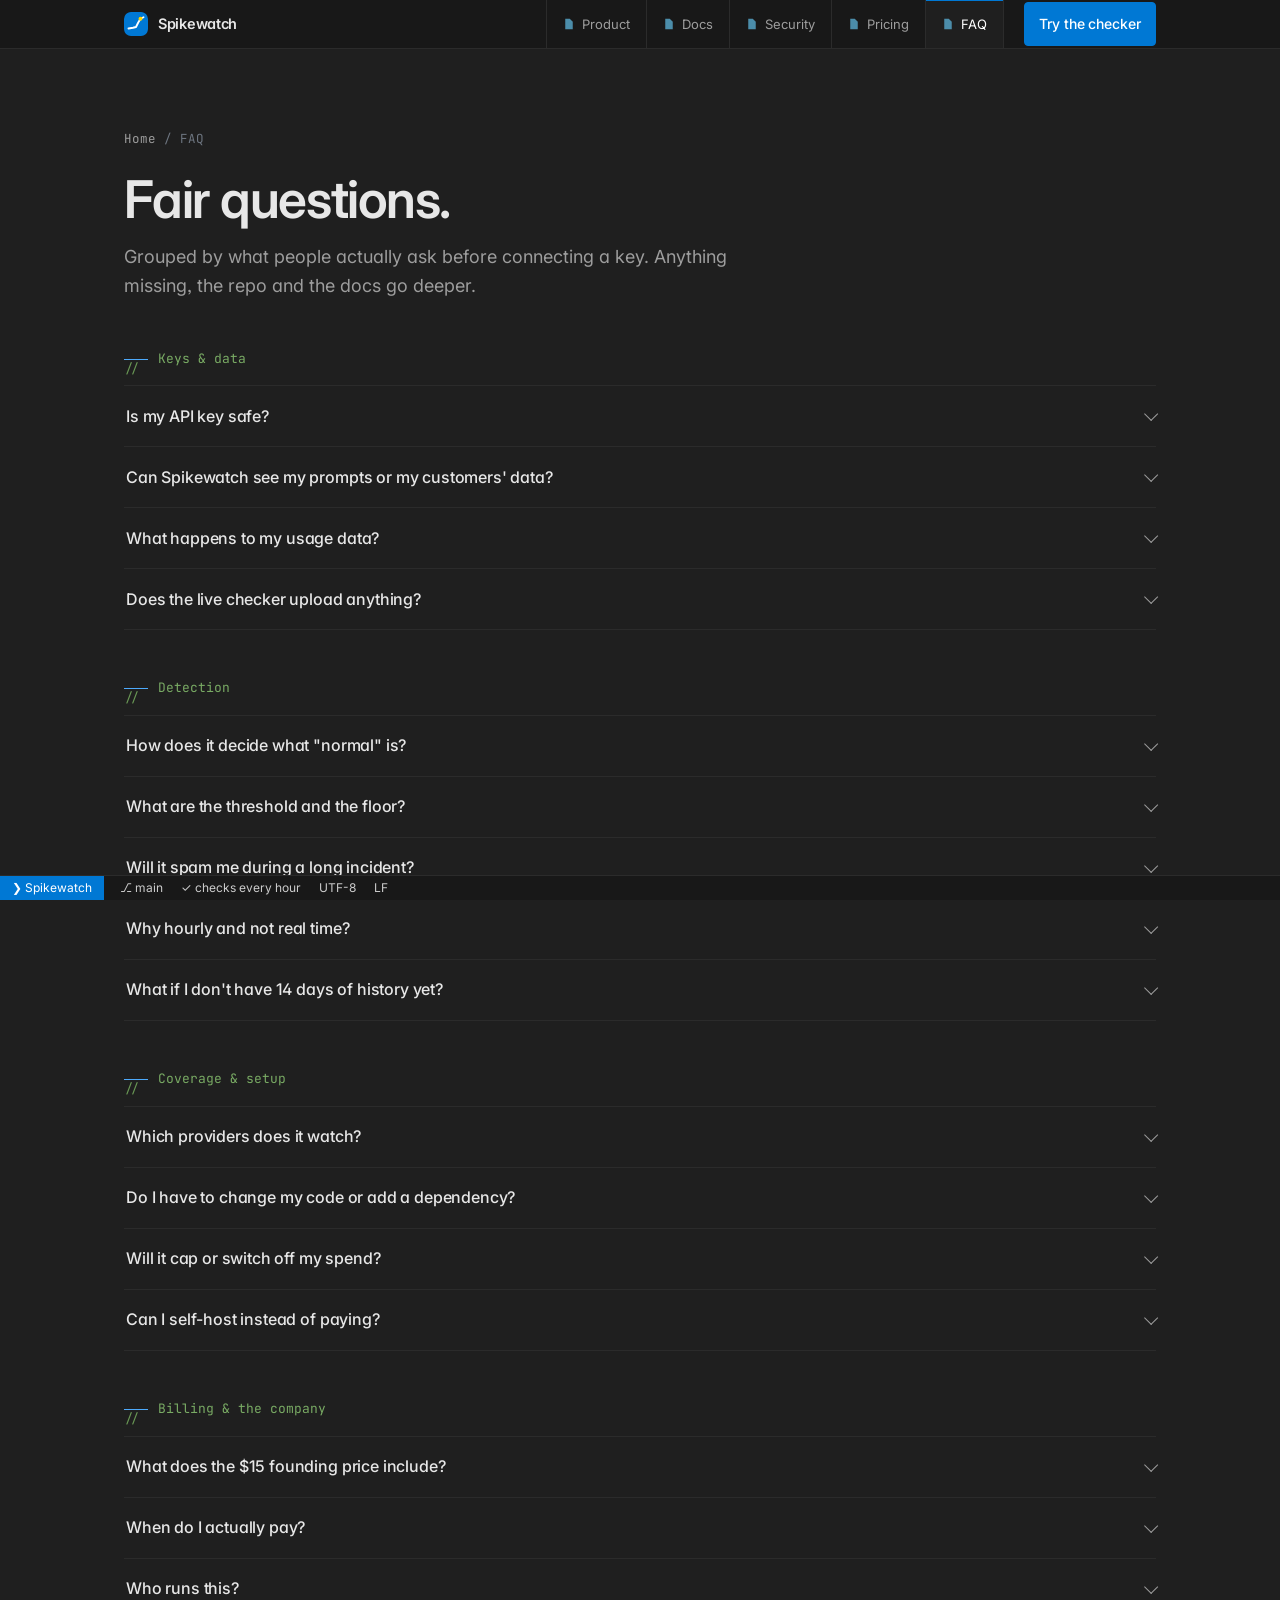
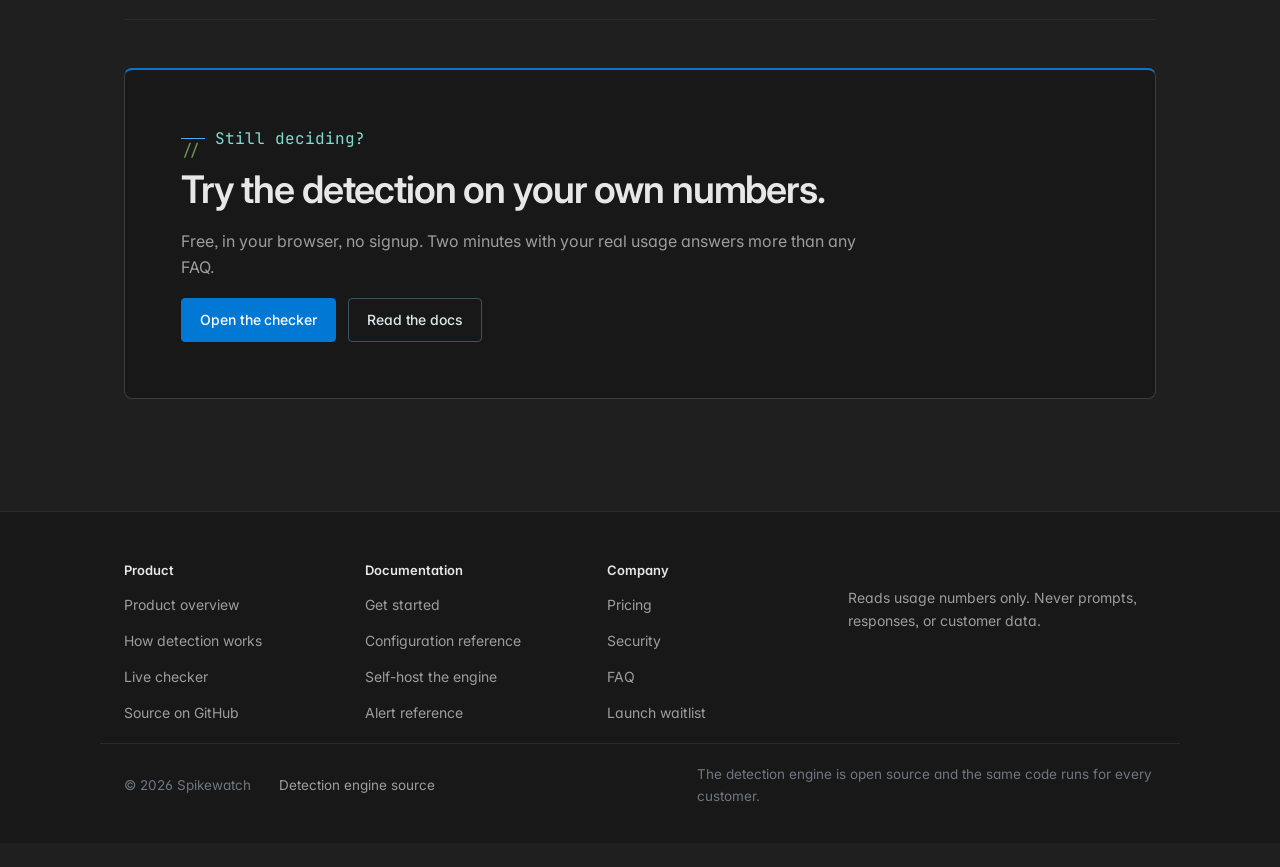
<file: faq.html>
<!doctype html>
<html lang="en"><head><meta charset="utf-8"><meta name="viewport" content="width=device-width,initial-scale=1">
<script>(function(c,l,a,r,i,t,y){c[a]=c[a]||function(){(c[a].q=c[a].q||[]).push(arguments)};t=l.createElement(r);t.async=1;t.src="https://www.clarity.ms/tag/"+i;y=l.getElementsByTagName(r)[0];y.parentNode.insertBefore(t,y);})(window,document,"clarity","script","yyytszxnjq");</script>
<link rel="icon" href="data:image/svg+xml,%3Csvg xmlns='http://www.w3.org/2000/svg' viewBox='0 0 32 32'%3E%3Crect width='32' height='32' rx='7' fill='%230A766F'/%3E%3Cpolyline points='6,22 12,21 16,20 19,14 22,9 26,7' fill='none' stroke='white' stroke-width='2.5' stroke-linecap='round' stroke-linejoin='round'/%3E%3Ccircle cx='22' cy='9' r='2.6' fill='%23F2B24D'/%3E%3C/svg%3E">
<link rel="preconnect" href="https://fonts.googleapis.com">
<link rel="stylesheet" href="https://fonts.googleapis.com/css2?family=Inter:wght@400;500;600;700&family=JetBrains+Mono:wght@400;500&display=swap">
<title>FAQ | Spikewatch</title>
<meta name="description" content="Answers about Spikewatch: key safety, providers, detection rules, alerts, billing, the free checker, and who runs it.">
<meta property="og:title" content="Spikewatch FAQ">
<meta property="og:description" content="Key safety, providers, detection, billing - the fair questions, answered plainly.">
<meta property="og:type" content="website">
<meta property="og:url" content="https://spikewatch.live/faq.html">
<meta name="twitter:card" content="summary">
<style>:root{
  --bg:#FFFFFF; --surface:#FFFFFF; --surface2:#FAFAF8; --ink:#131311; --muted:#6E6D66; --line:#E9E7E2; --edge:#131311;
  --accent:#0F766E; --accent-ink:#FFFFFF; --accent-soft:#F0F7F5;
  --alert:#B45309; --alert-bg:#FDF6EC;
  --code-bg:#171512; --code-ink:#EDEAE3; --green:#15803D;
  --display:'Inter','Segoe UI',Arial,sans-serif;
  --body:'Inter','Segoe UI',Arial,sans-serif;
  --mono:'JetBrains Mono',Consolas,monospace;
  color-scheme:light;
}
*{box-sizing:border-box}
html{scroll-behavior:smooth}
body{margin:0;color:var(--ink);font-family:var(--body);font-size:17px;line-height:1.62;background:var(--bg);-webkit-font-smoothing:antialiased;text-rendering:optimizeLegibility}
main{max-width:1080px;margin:0 auto;display:flex;flex-direction:column;gap:96px;padding-inline:24px;padding-block:32px 96px}
h1,h2,h3,h4{font-family:var(--display);text-wrap:balance;line-height:1.08;margin:0;color:var(--ink)}
h1{font-size:clamp(38px,5.6vw,62px);font-weight:600;letter-spacing:-.035em}
h2{font-size:clamp(26px,3.2vw,32px);font-weight:600;letter-spacing:-.025em}
h3{font-size:18px;font-weight:600;letter-spacing:-.01em}
h4{font-size:16px;font-weight:600}
p{margin:0}
a{color:var(--accent);text-decoration-thickness:1px;text-underline-offset:3px}
a:hover{color:#0B5B54}
section{scroll-margin-top:110px}
section[id],div[id]{scroll-margin-top:110px}
.eyebrow{display:flex;align-items:center;gap:12px;font-family:var(--mono);font-size:10.5px;font-weight:500;letter-spacing:.16em;text-transform:uppercase;color:var(--muted);margin:0}
.eyebrow::before{content:"";width:24px;height:1px;background:var(--accent);flex:none}
.lede{color:var(--muted);font-size:19px;line-height:1.6;max-width:36em}
.stack{display:flex;flex-direction:column;gap:18px}
.mut{color:var(--muted)}
.small{font-size:14px}
::selection{background:#CDEAE4}
/* nav */
.nav{position:sticky;top:0;z-index:20;background:rgba(255,255,255,.88);backdrop-filter:blur(12px);-webkit-backdrop-filter:blur(12px);border-bottom:1px solid var(--line)}
.nav-inner{max-width:1080px;margin:0 auto;padding:0 24px;height:60px;display:flex;align-items:center;gap:24px}
.brand{display:flex;align-items:center;gap:9px;font-family:var(--display);font-weight:700;font-size:16px;letter-spacing:-.02em;color:var(--ink);text-decoration:none;flex:none}
.brand svg{display:block;border-radius:6px}
.nav-links{display:flex;gap:4px;margin-left:auto;align-items:center}
.nav-links a{color:var(--muted);text-decoration:none;white-space:nowrap;font-size:13.5px;font-weight:500;padding:6px 10px;border-radius:6px;transition:color .15s,background .15s}
.nav-links a:hover{color:var(--ink);background:var(--surface2)}
.nav-links a.on{color:var(--ink);box-shadow:inset 0 -1.5px 0 var(--accent)}
.nav-cta{margin-left:10px}
@media (max-width:860px){
  .nav-inner{flex-wrap:wrap;gap:8px 14px;height:auto;padding:10px 16px 0}
  .nav-cta{margin-left:auto;margin-bottom:10px}
  .nav-links{order:3;width:100%;margin-left:0;overflow-x:auto;gap:2px;padding:2px 0 8px;scrollbar-width:none}
  .nav-links::-webkit-scrollbar{display:none}
}
/* buttons */
.btn{display:inline-block;font-family:var(--body);font-weight:600;font-size:14px;line-height:1;padding:13px 22px;border-radius:8px;text-decoration:none;border:1px solid transparent;white-space:nowrap;transition:background .15s,border-color .15s,color .15s}
.btn-primary{background:var(--ink);color:#fff}
.btn-primary:hover{background:#2B2A26;color:#fff}
.btn-ghost{border-color:var(--line);color:var(--ink);background:#fff}
.btn-ghost:hover{border-color:#C7C4BD;color:var(--ink)}
.btn-sm{padding:9px 15px;font-size:13px}
.cta-row{display:flex;gap:12px;flex-wrap:wrap;align-items:center}
/* breadcrumb */
.crumbs{font-family:var(--mono);font-size:11.5px;letter-spacing:.04em;color:var(--muted);display:flex;gap:8px;align-items:center;flex-wrap:wrap}
.crumbs a{color:var(--muted);text-decoration:none}
.crumbs a:hover{color:var(--accent)}
/* page header + tabs */
.pagehead{display:flex;flex-direction:column;gap:18px;padding-top:40px}
.pagehead h1{font-size:clamp(34px,4.6vw,52px)}
.tabs{position:sticky;top:60px;z-index:15;background:rgba(255,255,255,.9);backdrop-filter:blur(12px);border-bottom:1px solid var(--line);margin-inline:-24px;padding-inline:24px}
.tabs-inner{display:flex;gap:26px;overflow-x:auto;max-width:1080px;margin:0 auto;scrollbar-width:none}
.tabs-inner::-webkit-scrollbar{display:none}
.tabs a{flex:none;padding:14px 0;font-size:13px;font-weight:500;color:var(--muted);text-decoration:none;border-bottom:1.5px solid transparent;margin-bottom:-1px}
.tabs a:hover{color:var(--ink)}
.tabs a.cta{margin-left:auto;color:var(--accent)}
@media (max-width:860px){.tabs{top:108px}}
/* hero */
.hero{display:grid;grid-template-columns:1.05fr 1fr;gap:56px;align-items:center;padding-top:44px}
.hero>*{min-width:0}
.trust{display:flex;gap:8px 22px;flex-wrap:wrap;list-style:none;margin:8px 0 0;padding:0;font-size:13.5px;font-weight:500;color:var(--muted)}
.trust li{display:flex;align-items:center;gap:8px}
.trust li::before{content:"";width:11px;height:6px;border-left:1.5px solid var(--green);border-bottom:1.5px solid var(--green);transform:rotate(-45deg) translateY(-1px);flex:none}
.chart{background:#fff;border:1px solid var(--line);border-radius:16px;padding:20px;box-shadow:0 1px 2px rgba(19,19,17,.04),0 16px 40px -16px rgba(19,19,17,.12)}
.chart svg{display:block;width:100%;height:auto}
.alertline{margin-top:14px;display:grid;grid-template-columns:32px 1fr;gap:12px;align-items:start;background:#fff;border:1px solid var(--line);border-radius:12px;padding:14px 16px;box-shadow:0 1px 2px rgba(19,19,17,.04)}
.alertline b{font-size:0;width:32px;height:32px;border-radius:8px;background:var(--accent);display:flex;align-items:center;justify-content:center}
.alertline b::after{content:"S";font-family:var(--body);font-size:14px;font-weight:700;color:#fff}
.alertline span{font-size:13.5px;line-height:1.55;color:var(--ink)}
.alertline span::before{content:"Spikewatch · Slack";display:block;font-family:var(--mono);font-size:10px;font-weight:500;letter-spacing:.12em;text-transform:uppercase;color:var(--muted);margin-bottom:4px}
/* fact strip */
.facts{display:grid;grid-template-columns:repeat(4,1fr);gap:24px;border-block:1px solid var(--line);padding-block:28px}
.facts div{display:flex;flex-direction:column;gap:6px}
.facts b{font-family:var(--mono);font-size:21px;font-weight:500;letter-spacing:-.02em;color:var(--ink)}
.facts span{color:var(--muted);font-size:13.5px;line-height:1.5}
/* cards */
.cards3{display:grid;grid-template-columns:repeat(3,1fr);gap:20px}
.cards2{display:grid;grid-template-columns:1fr 1fr;gap:20px}
.card{background:#fff;border:1px solid var(--line);border-radius:12px;padding:24px;display:flex;flex-direction:column;gap:8px;box-shadow:0 1px 2px rgba(19,19,17,.03);transition:border-color .15s,box-shadow .15s}
.card:hover{border-color:#D6D3CB;box-shadow:0 6px 20px -6px rgba(19,19,17,.07)}
.card p{color:var(--muted);font-size:15px;line-height:1.6}
.card h3,.card h4{margin:0}
.card .more{margin-top:auto;padding-top:8px;font-size:13.5px;font-weight:600}
/* steps */
.steps{display:grid;grid-template-columns:repeat(3,1fr);gap:24px;list-style:none;margin:0;padding:0;counter-reset:step}
.steps li{min-width:0;border-top:1px solid var(--line);padding-top:16px;display:flex;flex-direction:column;gap:6px}
.steps strong{font-family:var(--display);font-size:17px;font-weight:600;letter-spacing:-.01em}
.steps span{color:var(--muted);font-size:15px}
/* numbered detail blocks */
.detail{display:grid;grid-template-columns:56px 1fr;gap:18px;align-items:start}
.detail .num{font-family:var(--mono);color:var(--accent);font-size:13px;border:1px solid var(--line);border-radius:8px;width:44px;height:44px;display:flex;align-items:center;justify-content:center;background:var(--surface2)}
.detail .body{display:flex;flex-direction:column;gap:8px}
.detail .body p{color:var(--muted);font-size:15.5px}
/* demo strip */
.demo{display:grid;grid-template-columns:1fr auto;gap:32px;align-items:center;background:var(--surface2);border:1px solid var(--line);border-radius:16px;padding:32px}
.demo p{color:var(--muted);font-size:15.5px}
.demo .btn{align-self:center}
/* tables */
table{border-collapse:collapse;width:100%;font-size:15px;background:#fff}
th,td{text-align:left;padding:13px 16px;border-bottom:1px solid var(--line);vertical-align:top}
tr:last-child td{border-bottom:none}
th{font-family:var(--mono);font-size:10.5px;letter-spacing:.1em;text-transform:uppercase;color:var(--muted);font-weight:500;background:var(--surface2)}
td:first-child{font-weight:600}
td code,li code,p code{font-size:.9em}
.yes{color:var(--green);font-weight:600}
.part{color:var(--alert);font-weight:600}
.no{color:var(--muted)}
.tw{overflow-x:auto;border:1px solid var(--line);border-radius:12px;background:#fff}
/* cols */
.cols{display:grid;grid-template-columns:1fr 1fr;gap:32px}
.cols>*{min-width:0}
ul.plain{margin:0;padding-left:20px;display:flex;flex-direction:column;gap:10px;color:var(--muted);font-size:15.5px}
ul.plain b{color:var(--ink)}
ul.check{margin:0;padding:0;list-style:none;display:flex;flex-direction:column;gap:10px;color:var(--muted);font-size:15.5px}
ul.check li{padding-left:26px;position:relative}
ul.check li::before{content:"";position:absolute;left:0;top:8px;width:13px;height:7px;border-left:2px solid var(--green);border-bottom:2px solid var(--green);transform:rotate(-45deg)}
ul.check b{color:var(--ink)}
/* code */
code{font-family:var(--mono);font-size:.85em;background:#F4F3EF;color:var(--ink);border-radius:6px;padding:2px 6px}
pre{background:var(--code-bg);color:var(--code-ink);border:none;border-radius:12px;padding:20px 22px;overflow-x:auto;font-family:var(--mono);font-size:13.5px;line-height:1.65;margin:0}
pre code{background:none;padding:0;font-size:inherit;color:inherit}
pre .c{color:#8A867C}
/* pricing */
.offer{background:#fff;border:1px solid var(--line);border-radius:16px;padding:36px;display:grid;grid-template-columns:auto 1fr;gap:40px;align-items:center;box-shadow:0 1px 2px rgba(19,19,17,.03),0 16px 40px -16px rgba(19,19,17,.1)}
.offer>*{min-width:0}
.price{font-family:var(--display);font-weight:700;font-size:clamp(52px,7vw,80px);line-height:1;letter-spacing:-.045em;color:var(--ink)}
.price small{font-family:var(--body);font-weight:400;font-size:19px;color:var(--muted);letter-spacing:0}
.founding{display:block;font-family:var(--mono);font-size:10.5px;letter-spacing:.14em;text-transform:uppercase;color:var(--alert);margin-bottom:8px}
.note{font-size:14px;color:var(--muted)}
/* faq */
.faq{display:flex;flex-direction:column;border-bottom:1px solid var(--line)}
.faq details{border-top:1px solid var(--line);padding:18px 4px}
.faq summary{font-family:var(--display);font-weight:600;font-size:16.5px;letter-spacing:-.01em;cursor:pointer;list-style:none;display:flex;justify-content:space-between;align-items:center;gap:12px}
.faq summary::after{content:"+";font-family:var(--mono);color:var(--muted);font-size:18px;flex:none;font-weight:400}
.faq details[open] summary::after{content:"–"}
.faq details p{margin-top:10px;color:var(--muted);font-size:15.5px}
/* CTA band */
.band{background:var(--ink);border-radius:18px;padding:52px;display:flex;flex-direction:column;gap:18px;align-items:flex-start}
.band h2{color:#fff}
.band p{color:#ADABA3;max-width:44em;font-size:16px}
.band .eyebrow{color:#8B8980}
.band .btn-primary{background:#fff;color:var(--ink)}
.band .btn-primary:hover{background:#E9E7E2}
.band .btn-ghost{background:transparent;color:#fff;border-color:rgba(255,255,255,.28)}
.band .btn-ghost:hover{border-color:rgba(255,255,255,.55);color:#fff}
/* docs layout */
.docgrid{display:grid;grid-template-columns:200px 1fr;gap:48px;align-items:start}
.docside{position:sticky;top:110px;display:flex;flex-direction:column;gap:1px}
.docside a{color:var(--muted);text-decoration:none;padding:6px 12px;border-left:1.5px solid var(--line);font-size:13px;font-weight:500}
.docside a:hover{color:var(--ink);border-left-color:var(--ink)}
.docside .sidehead{font-family:var(--mono);font-size:10px;letter-spacing:.14em;text-transform:uppercase;color:var(--muted);padding:12px 12px 6px}
.docbody{display:flex;flex-direction:column;gap:48px;min-width:0}
.docsec{display:flex;flex-direction:column;gap:14px}
.docsec p{color:var(--muted);font-size:15.5px}
.docsec ul.plain,.docsec ol.plain{color:var(--muted);font-size:15.5px}
ol.plain{margin:0;padding-left:22px;display:flex;flex-direction:column;gap:10px}
/* yes/no two-col */
.yesno{display:grid;grid-template-columns:1fr 1fr;gap:20px}
.yn-card{background:#fff;border:1px solid var(--line);border-radius:12px;padding:24px;display:flex;flex-direction:column;gap:10px}
.yn-card.never{border-top:2px solid var(--alert)}
.yn-card.can{border-top:2px solid var(--green)}
/* footer */
footer{border-top:1px solid var(--line);background:var(--surface2)}
.foot-cols{max-width:1080px;margin:0 auto;padding:44px 24px 12px;display:grid;grid-template-columns:repeat(3,minmax(0,1fr)) auto;gap:32px}
.foot-col{display:flex;flex-direction:column;gap:9px;font-size:14px}
.foot-col b{font-family:var(--mono);font-size:10px;letter-spacing:.14em;text-transform:uppercase;color:var(--muted);font-weight:500;margin-bottom:4px}
.foot-col a{color:var(--muted);text-decoration:none}
.foot-col a:hover{color:var(--ink)}
.foot-inner{max-width:1080px;margin:0 auto;padding:20px 24px 32px;display:flex;gap:8px 28px;flex-wrap:wrap;align-items:center;color:var(--muted);font-size:13.5px}
.foot-inner .right{margin-left:auto;max-width:34em}
@media (max-width:860px){
  main{gap:64px;padding-inline:18px}
  .hero,.cols,.steps,.cards3,.cards2,.offer,.demo,.yesno{grid-template-columns:1fr}
  .hero{gap:36px;padding-top:24px}
  .facts{grid-template-columns:1fr 1fr;gap:20px}
  .docgrid{grid-template-columns:1fr}
  .docside{position:static;flex-direction:row;flex-wrap:wrap;gap:4px 12px}
  .docside .sidehead{width:100%}
  .foot-cols{grid-template-columns:1fr 1fr}
  .demo .btn{justify-self:start}
  .tw table{font-size:14px}
  .tw th,.tw td{padding:10px 12px}
  .faq summary{font-size:16px}
  .band{padding:32px 24px}
  .tw.wide table{min-width:680px}
}
/* ui-pass: 44px targets, focus, overflow */
:focus-visible{outline:2px solid var(--accent);outline-offset:2px}
.nav-links a{display:inline-flex;align-items:center;min-height:44px;padding:0 12px}
.nav-inner>a:first-child{display:inline-flex;align-items:center;min-height:44px}
.nav-cta.btn,.btn{min-height:44px;display:inline-flex;align-items:center;justify-content:center}
.foot-col a{display:inline-flex;align-items:center;min-height:36px}
.foot-col{gap:0}
.foot-inner a{display:inline-flex;align-items:center;min-height:36px}
.tabs{max-width:100%;overflow-x:auto}
html,body{overflow-x:clip}
@media(prefers-reduced-motion:reduce){*{transition:none!important;animation:none!important;scroll-behavior:auto!important}}
.crumbs a{display:inline-flex;align-items:center;min-height:36px}
.docside a{display:flex;align-items:center;min-height:40px}
</style>
<link rel="stylesheet" href="/assets/site.css">
</head><body>
<nav class="nav"><div class="nav-inner">
<a class="brand" href="/"><svg width="24" height="24" viewBox="0 0 32 32" aria-hidden="true"><rect width="32" height="32" rx="7" fill="var(--accent)"/><polyline points="6,22 12,21 16,20 19,14 22,9 26,7" fill="none" stroke="var(--accent-ink)" stroke-width="2.5" stroke-linecap="round" stroke-linejoin="round"/><circle cx="22" cy="9" r="2.6" fill="var(--alert)"/></svg>Spikewatch</a>
<div class="nav-links">
<a href="/product.html">Product</a>
<a href="/docs.html">Docs</a>
<a href="/security.html">Security</a>
<a href="/pricing.html">Pricing</a>
<a class="on" href="/faq.html">FAQ</a>
</div>
<a class="btn btn-primary btn-sm nav-cta" href="/app/">Try the checker</a>
</div></nav>
<main style="gap:48px">
<div class="pagehead">
<nav class="crumbs" aria-label="Breadcrumb"><a href="/">Home</a><span>/</span><span>FAQ</span></nav>
<h1>Fair questions.</h1>
<p class="lede">Grouped by what people actually ask before connecting a key. Anything missing, the repo and the docs go deeper.</p>
</div>

<section class="stack">
<p class="eyebrow">Keys &amp; data</p>
<div class="faq">
<details><summary>Is my API key safe?</summary><p>You never hand over your regular key. You create a read-only Anthropic Admin API key scoped to usage and cost reports - it can read usage numbers and nothing else. It cannot make requests, change settings, or see prompts and responses. Keys are stored encrypted, the detection code that uses them is open source, and revoking the key in the Anthropic Console stops everything in seconds.</p></details>
<details><summary>Can Spikewatch see my prompts or my customers' data?</summary><p>No, and not because of a policy - because of architecture. Spikewatch only reads the provider's usage report API, which contains token counts and cost data per model per hour. Prompts and responses are not in that API, and since there is no SDK or proxy, your traffic never passes through Spikewatch at all.</p></details>
<details><summary>What happens to my usage data?</summary><p>The hourly job reads the last 15 days of usage, computes, and moves on. There is no dashboard storing your history. Self-hosted, the whole thing runs inside your own GitHub repo with your own secrets.</p></details>
<details><summary>Does the live checker upload anything?</summary><p>No. The checker imports the same open-source engine into your browser and runs it there. Your pasted data never leaves the page - verifiable in your browser's network inspector. The optional Slack webhook test goes directly from your browser to Slack and is not stored.</p></details>
</div>
</section>

<section class="stack">
<p class="eyebrow">Detection</p>
<div class="faq">
<details><summary>How does it decide what "normal" is?</summary><p>By default, the median of the same hour of day over your last 14 days - so Tuesday 3pm is judged against other 3pms, and weekends don't dilute weekdays. If your usage has no daily rhythm, a trailing-24-hour median baseline is one setting away. Medians are used so one big day doesn't silently raise the bar.</p></details>
<details><summary>What are the threshold and the floor?</summary><p>The threshold (default 3x) is how far above normal an hour must be. The floor (default $5/hour) is an absolute minimum, so 3x of a $0.40 hour stays quiet. Both are tunable; the full reference is in the <a href="/docs.html#configuration">docs</a>.</p></details>
<details><summary>Will it spam me during a long incident?</summary><p>No. After an alert fires, repeats are suppressed for the cooldown window (default 6 hours) and counted. You get the first message, not a per-hour reminder of a fire you're already fighting.</p></details>
<details><summary>Why hourly and not real time?</summary><p>Provider usage APIs update on a delay and rate-limit reads, so hourly is the fastest honest cadence. A loop that starts at 2am is caught by 3am, not on the 30-day invoice. Services claiming instant spend alerts are reading the same delayed data.</p></details>
<details><summary>What if I don't have 14 days of history yet?</summary><p>The engine waits for enough matching hours to form a baseline (3 for same-hour mode, 12 for trailing-24) and stays silent until then. It would rather say nothing than guess.</p></details>
</div>
</section>

<section class="stack">
<p class="eyebrow">Coverage &amp; setup</p>
<div class="faq">
<details><summary>Which providers does it watch?</summary><p>Anthropic first - usage and cost reports through the Admin API are confirmed working, and the live checker already runs on Anthropic usage reports today. OpenAI, Google and OpenRouter are added only after their usage data access is confirmed end to end.</p></details>
<details><summary>Do I have to change my code or add a dependency?</summary><p>No. There is no SDK, no proxy, and nothing in your request path. If you can create a read-only usage key and a Slack webhook, the integration is done.</p></details>
<details><summary>Will it cap or switch off my spend?</summary><p>No. Spikewatch warns a human in time to act; it never touches your service. If you want hard caps, set them at your provider - Spikewatch makes sure you find out before it comes to that.</p></details>
<details><summary>Can I self-host instead of paying?</summary><p>Yes. The detection engine, the hourly job, and the GitHub Actions workflow are in the repo, and the <a href="/docs.html#self-host">self-host guide</a> takes it step by step: two secrets and one enabled workflow. Free, forever, same detection.</p></details>
</div>
</section>

<section class="stack">
<p class="eyebrow">Billing &amp; the company</p>
<div class="faq">
<details><summary>What does the $15 founding price include?</summary><p>Hourly checks, Slack and email alerts, both baseline modes, every detection parameter, cancel any time. Nobody is charged before the first integration is live, and reserving needs only an email - <a href="/pricing.html">full pricing details</a>.</p></details>
<details><summary>When do I actually pay?</summary><p>Not when you join the waitlist - no card is taken. Billing starts only when the hosted service launches and your first integration is live.</p></details>
<details><summary>Who runs this?</summary><p>One founder. Signup, billing, the hourly checks and the alerts are fully automated - there is no onboarding call and no support queue. The detection engine is open source and the same code runs for every customer.</p></details>
</div>
</section>

<section class="band">
<p class="eyebrow" style="color:#7FDCD3">Still deciding?</p>
<h2>Try the detection on your own numbers.</h2>
<p>Free, in your browser, no signup. Two minutes with your real usage answers more than any FAQ.</p>
<div class="cta-row">
<a class="btn btn-primary" href="/app/">Open the checker</a>
<a class="btn btn-ghost" style="background:transparent;color:#DCE9EC;border-color:#3A5560" href="/docs.html">Read the docs</a>
</div>
</section>
</main>
<footer>
<div class="foot-cols">
<div class="foot-col"><b>Product</b>
<a href="/product.html">Product overview</a>
<a href="/product.html#detection">How detection works</a>
<a href="/app/">Live checker</a>
<a href="https://github.com/shantanupatil-debug/spikewatch">Source on GitHub</a>
</div>
<div class="foot-col"><b>Documentation</b>
<a href="/docs.html#get-started">Get started</a>
<a href="/docs.html#configuration">Configuration reference</a>
<a href="/docs.html#self-host">Self-host the engine</a>
<a href="/docs.html#alert-reference">Alert reference</a>
</div>
<div class="foot-col"><b>Company</b>
<a href="/pricing.html">Pricing</a>
<a href="/security.html">Security</a>
<a class="on" href="/faq.html">FAQ</a>
<a href="https://docs.google.com/forms/d/1lK39TgekgINDJVpIVqImyzUDlWx6z58S6so2qZZEIys/viewform">Launch waitlist</a>
</div>
<div class="foot-col"><b>&nbsp;</b><span class="mut small" style="max-width:22em">Reads usage numbers only. Never prompts, responses, or customer data.</span></div>
</div>
<div class="foot-inner">
<span>© 2026 Spikewatch</span>
<a href="https://github.com/shantanupatil-debug/spikewatch/tree/main/engine">Detection engine source</a>
<span class="right">The detection engine is open source and the same code runs for every customer.</span>
</div>
</footer>
</body></html>
</file>
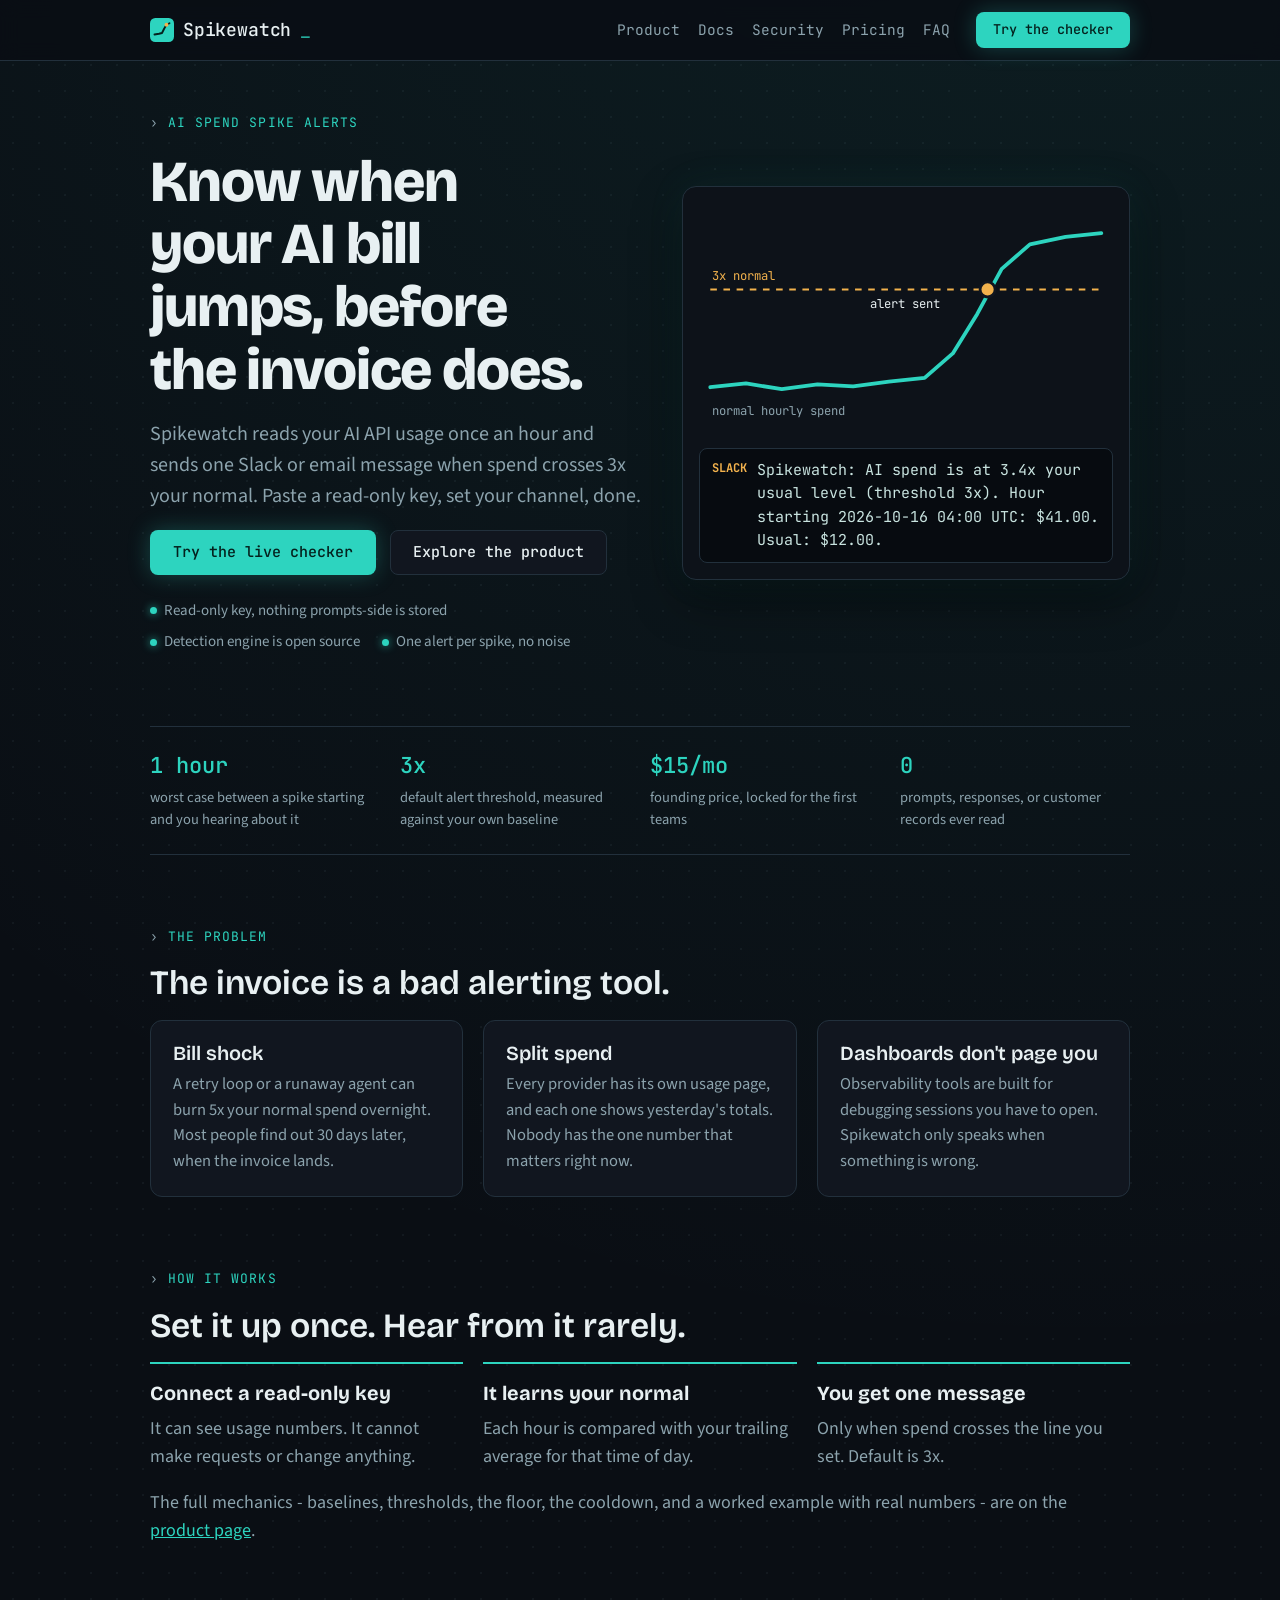
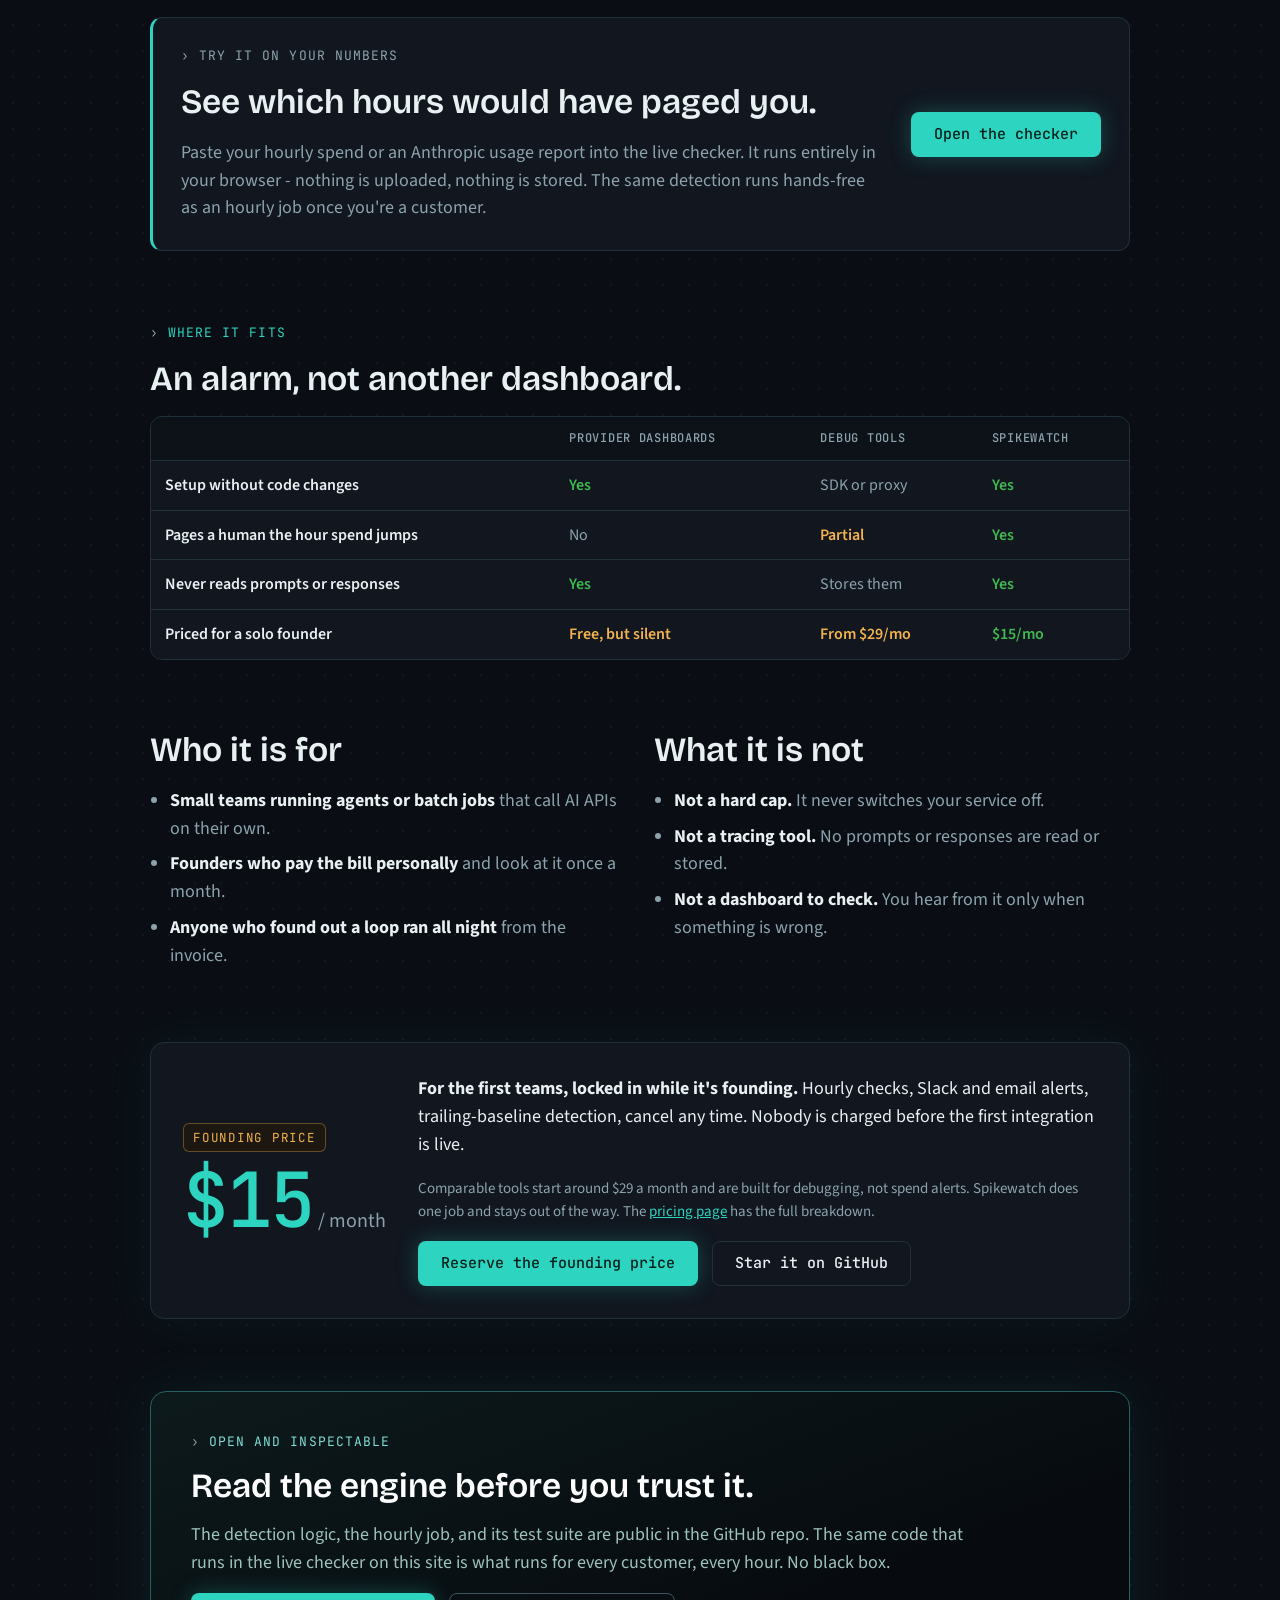
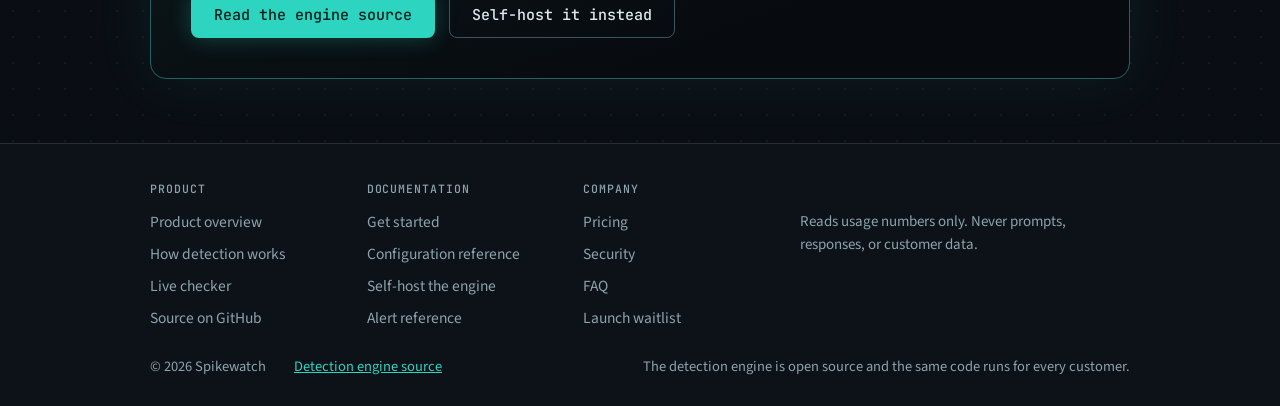
<file: index (1).html>
<!doctype html>
<html lang="en"><head><meta charset="utf-8"><meta name="viewport" content="width=device-width,initial-scale=1">
<script>(function(c,l,a,r,i,t,y){c[a]=c[a]||function(){(c[a].q=c[a].q||[]).push(arguments)};t=l.createElement(r);t.async=1;t.src="https://www.clarity.ms/tag/"+i;y=l.getElementsByTagName(r)[0];y.parentNode.insertBefore(t,y);})(window,document,"clarity","script","yyytszxnjq");</script>
<link rel="icon" href="data:image/svg+xml,%3Csvg xmlns='http://www.w3.org/2000/svg' viewBox='0 0 32 32'%3E%3Crect width='32' height='32' rx='7' fill='%230A766F'/%3E%3Cpolyline points='6,22 12,21 16,20 19,14 22,9 26,7' fill='none' stroke='white' stroke-width='2.5' stroke-linecap='round' stroke-linejoin='round'/%3E%3Ccircle cx='22' cy='9' r='2.6' fill='%23F2B24D'/%3E%3C/svg%3E">
<link rel="preconnect" href="https://fonts.googleapis.com">
<link rel="stylesheet" href="https://fonts.googleapis.com/css2?family=Bricolage+Grotesque:opsz,wght@12..96,600;12..96,800&family=Source+Sans+3:wght@400;600&family=JetBrains+Mono:wght@400;500&display=swap">
<title>Spikewatch - AI spend spike alerts for small teams</title>
<meta name="description" content="Spikewatch reads your AI API usage once an hour and sends one Slack or email message when spend crosses 3x your normal. Read-only key, open-source engine, $15/month founding price.">
<meta name="google-site-verification" content="FeAzrr3oqgB181FczUcteIF4OzxeL6cYm-0RN4FMCEQ" />
<meta property="og:title" content="Spikewatch - Know when your AI bill jumps, before the invoice does.">
<meta property="og:description" content="Hourly AI spend spike alerts to Slack or email. Read-only key, nothing prompts-side is stored, open-source detection engine.">
<meta property="og:type" content="website">
<meta property="og:url" content="https://spikewatch.live/">
<meta name="twitter:card" content="summary">
<style>
:root{
  --bg:#0A0E14; --surface:#11161F; --surface2:#0D1219; --ink:#E8F0F2; --muted:#8CA3AD; --line:#22303C;
  --accent:#2DD4BF; --accent-ink:#04211D; --alert:#F2B24D; --alert-bg:#1C1710;
  --code-bg:#070B10; --code-ink:#C9E4E0; --green:#3FB950;
  --display:'Bricolage Grotesque','Segoe UI',Arial,sans-serif;
  --body:'Source Sans 3','Segoe UI',Arial,sans-serif;
  --mono:'JetBrains Mono',Consolas,monospace;
  color-scheme:dark;
}
*{box-sizing:border-box}
html{scroll-behavior:smooth}
body{margin:0;color:var(--ink);font-family:var(--body);font-size:18px;line-height:1.55;
  background:var(--bg);
  background-image:radial-gradient(circle at 85% -10%,rgba(45,212,191,.09),transparent 42%),radial-gradient(rgba(140,163,173,.07) 1px,transparent 1px);
  background-size:auto,26px 26px;
}
main{max-width:1020px;margin:0 auto;display:flex;flex-direction:column;gap:72px;padding-inline:20px;padding-block:24px 64px}
h1,h2,h3,h4{font-family:var(--display);text-wrap:balance;line-height:1.08;margin:0}
h1{font-size:clamp(34px,6vw,58px);font-weight:800;letter-spacing:-.02em}
h2{font-size:clamp(25px,3.4vw,34px);font-weight:600}
h3{font-size:20px;font-weight:600}
h4{font-size:17px;font-weight:600}
p{margin:0}
a{color:var(--accent)}
section{scroll-margin-top:120px}
section[id],div[id]{scroll-margin-top:120px}
.eyebrow{font-family:var(--mono);font-size:13px;letter-spacing:.08em;text-transform:uppercase;color:var(--accent);margin:0}
.eyebrow::before{content:"› ";color:var(--muted)}
.lede{color:var(--muted);font-size:20px;max-width:38em}
.stack{display:flex;flex-direction:column;gap:18px}
.mut{color:var(--muted)}
.small{font-size:15px}
::selection{background:rgba(45,212,191,.28)}
/* nav */
.nav{position:sticky;top:0;z-index:20;background:color-mix(in srgb,var(--bg) 85%,transparent);backdrop-filter:blur(10px);border-bottom:1px solid var(--line)}
.nav-inner{max-width:1020px;margin:0 auto;padding:12px 20px;display:flex;align-items:center;gap:20px}
.brand{display:flex;align-items:center;gap:9px;font-family:var(--mono);font-weight:500;font-size:18px;letter-spacing:-.01em;color:var(--ink);text-decoration:none;flex:none}
.brand svg{display:block}
.brand::after{content:"_";color:var(--accent);animation:blink 1.4s steps(1) infinite;font-weight:400}
@keyframes blink{50%{opacity:0}}
.nav-links{display:flex;gap:18px;margin-left:auto;font-size:16px;align-items:center;font-family:var(--mono)}
.nav-links a{color:var(--muted);text-decoration:none;white-space:nowrap;font-size:14.5px}
.nav-links a:hover{color:var(--ink)}
.nav-links a.on{color:var(--accent);box-shadow:inset 0 -2px 0 var(--accent)}
.nav-cta{margin-left:6px}
@media (max-width:860px){
  .nav-inner{flex-wrap:wrap;gap:10px 14px;padding-bottom:0}
  .nav-cta{margin-left:auto;margin-bottom:10px}
  .nav-links{order:3;width:100%;margin-left:0;overflow-x:auto;gap:16px;padding:2px 0 10px;scrollbar-width:none}
  .nav-links::-webkit-scrollbar{display:none}
}
/* buttons */
.btn{display:inline-block;font-family:var(--mono);font-weight:500;font-size:15px;line-height:1;padding:14px 22px;border-radius:8px;text-decoration:none;border:1px solid transparent;white-space:nowrap}
.btn-primary{background:var(--accent);color:var(--accent-ink);box-shadow:0 0 22px rgba(45,212,191,.28)}
.btn-primary:hover{box-shadow:0 0 30px rgba(45,212,191,.45)}
.btn-ghost{border-color:var(--line);color:var(--ink);background:var(--surface)}
.btn-ghost:hover{border-color:var(--accent)}
.btn-sm{padding:10px 16px;font-size:13.5px}
.cta-row{display:flex;gap:14px;flex-wrap:wrap;align-items:center}
/* breadcrumb */
.crumbs{font-family:var(--mono);font-size:13.5px;color:var(--muted);display:flex;gap:8px;align-items:center;flex-wrap:wrap}
.crumbs a{color:var(--muted);text-decoration:none}
.crumbs a:hover{color:var(--accent)}
/* page header + tabs */
.pagehead{display:flex;flex-direction:column;gap:16px;padding-top:26px}
.pagehead h1{font-size:clamp(32px,5vw,50px)}
.tabs{position:sticky;top:57px;z-index:15;background:color-mix(in srgb,var(--bg) 90%,transparent);backdrop-filter:blur(10px);border-block:1px solid var(--line);margin-inline:-20px;padding-inline:20px}
.tabs-inner{display:flex;gap:22px;overflow-x:auto;max-width:1020px;margin:0 auto;scrollbar-width:none;font-family:var(--mono)}
.tabs-inner::-webkit-scrollbar{display:none}
.tabs a{flex:none;padding:13px 0;font-size:13.5px;color:var(--muted);text-decoration:none;border-bottom:2px solid transparent}
.tabs a:hover{color:var(--ink)}
.tabs a.cta{margin-left:auto;color:var(--accent)}
@media (max-width:860px){.tabs{top:104px}}
/* hero */
.hero{display:grid;grid-template-columns:1.1fr 1fr;gap:40px;align-items:center;padding-top:28px}
.hero>*{min-width:0}
.trust{display:flex;gap:8px 22px;flex-wrap:wrap;list-style:none;margin:6px 0 0;padding:0;font-size:15px;color:var(--muted)}
.trust li{display:flex;align-items:center;gap:7px}
.trust li::before{content:"";width:7px;height:7px;border-radius:50%;background:var(--accent);flex:none;box-shadow:0 0 8px rgba(45,212,191,.8)}
.chart{background:var(--surface2);border:1px solid var(--line);border-radius:14px;padding:16px;box-shadow:0 0 40px rgba(45,212,191,.07),0 18px 50px rgba(0,0,0,.45)}
.chart svg{display:block;width:100%;height:auto}
.alertline{margin-top:10px;display:flex;gap:10px;align-items:flex-start;background:var(--code-bg);border:1px solid var(--line);color:var(--code-ink);border-radius:8px;padding:10px 12px;font-size:15px;font-family:var(--mono)}
.alertline b{font-family:var(--mono);font-size:12px;color:var(--alert);white-space:nowrap}
/* fact strip */
.facts{display:grid;grid-template-columns:repeat(4,1fr);gap:20px;border-block:1px solid var(--line);padding-block:22px}
.facts div{display:flex;flex-direction:column;gap:4px}
.facts b{font-family:var(--mono);font-size:22px;font-weight:500;color:var(--accent)}
.facts span{color:var(--muted);font-size:14.5px}
/* cards */
.cards3{display:grid;grid-template-columns:repeat(3,1fr);gap:20px}
.cards2{display:grid;grid-template-columns:1fr 1fr;gap:20px}
.card{background:var(--surface);border:1px solid var(--line);border-radius:12px;padding:22px;display:flex;flex-direction:column;gap:8px;transition:border-color .15s}
.card:hover{border-color:color-mix(in srgb,var(--accent) 45%,var(--line))}
.card p{color:var(--muted);font-size:16.5px}
.card h3,.card h4{margin:0}
.card .more{margin-top:auto;padding-top:6px;font-size:15.5px;font-family:var(--mono)}
/* steps */
.steps{display:grid;grid-template-columns:repeat(3,1fr);gap:20px;list-style:none;margin:0;padding:0;counter-reset:step}
.steps li{min-width:0;border-top:2px solid var(--accent);padding-top:14px;display:flex;flex-direction:column;gap:6px}
.steps strong{font-family:var(--display);font-size:20px}
.steps span{color:var(--muted)}
/* numbered detail blocks */
.detail{display:grid;grid-template-columns:56px 1fr;gap:18px;align-items:start}
.detail .num{font-family:var(--mono);color:var(--accent);font-size:14px;border:1px solid var(--line);border-radius:10px;width:48px;height:48px;display:flex;align-items:center;justify-content:center;background:var(--surface2)}
.detail .body{display:flex;flex-direction:column;gap:8px}
.detail .body p{color:var(--muted)}
/* demo strip */
.demo{display:grid;grid-template-columns:1fr auto;gap:28px;align-items:center;background:var(--surface);border:1px solid var(--line);border-left:3px solid var(--accent);border-radius:12px;padding:28px}
.demo p{color:var(--muted)}
.demo .btn{align-self:center}
/* tables */
table{border-collapse:collapse;width:100%;font-size:16px;background:var(--surface);border-radius:12px;overflow:hidden}
th,td{text-align:left;padding:12px 14px;border-bottom:1px solid var(--line);vertical-align:top}
tr:last-child td{border-bottom:none}
th{font-family:var(--mono);font-size:12px;letter-spacing:.06em;text-transform:uppercase;color:var(--muted);font-weight:500;background:var(--surface2)}
td:first-child{font-weight:600}
td code,li code,p code{font-size:.92em}
.yes{color:var(--green);font-weight:600}
.part{color:var(--alert);font-weight:600}
.no{color:var(--muted)}
.tw{overflow-x:auto;border:1px solid var(--line);border-radius:12px}
/* cols */
.cols{display:grid;grid-template-columns:1fr 1fr;gap:28px}
.cols>*{min-width:0}
ul.plain{margin:0;padding-left:20px;display:flex;flex-direction:column;gap:8px;color:var(--muted)}
ul.plain b{color:var(--ink)}
ul.check{margin:0;padding:0;list-style:none;display:flex;flex-direction:column;gap:8px;color:var(--muted)}
ul.check li{padding-left:26px;position:relative}
ul.check li::before{content:"";position:absolute;left:0;top:9px;width:14px;height:7px;border-left:2.5px solid var(--accent);border-bottom:2.5px solid var(--accent);transform:rotate(-45deg)}
ul.check b{color:var(--ink)}
/* code */
code{font-family:var(--mono);font-size:.88em;background:rgba(45,212,191,.1);color:var(--accent);border-radius:5px;padding:1px 5px}
pre{background:var(--code-bg);color:var(--code-ink);border:1px solid var(--line);border-radius:10px;padding:40px 20px 16px;overflow-x:auto;font-family:var(--mono);font-size:14px;line-height:1.6;margin:0;position:relative}
pre::before{content:"";position:absolute;top:14px;left:16px;width:11px;height:11px;border-radius:50%;background:#FF5F57;box-shadow:18px 0 0 #FEBC2E,36px 0 0 #28C840}
pre code{background:none;padding:0;font-size:inherit;color:inherit}
pre .c{color:#5C7A85}
/* pricing */
.offer{background:var(--surface);border:1px solid var(--line);border-radius:14px;padding:32px;display:grid;grid-template-columns:auto 1fr;gap:32px;align-items:center;box-shadow:0 0 50px rgba(45,212,191,.06)}
.offer>*{min-width:0}
.price{font-family:var(--mono);font-weight:500;font-size:clamp(48px,8vw,76px);line-height:1;letter-spacing:-.03em;color:var(--accent)}
.price small{font-family:var(--body);font-weight:400;font-size:20px;color:var(--muted);letter-spacing:0}
.founding{display:inline-block;font-family:var(--mono);font-size:12.5px;letter-spacing:.06em;text-transform:uppercase;color:var(--alert);background:var(--alert-bg);border:1px solid color-mix(in srgb,var(--alert) 35%,transparent);border-radius:6px;padding:4px 9px;margin-bottom:10px}
.note{font-size:15px;color:var(--muted)}
/* faq */
.faq{display:flex;flex-direction:column;gap:12px}
.faq details{background:var(--surface);border:1px solid var(--line);border-radius:10px;padding:16px 20px}
.faq summary{font-family:var(--display);font-weight:600;font-size:18px;cursor:pointer;list-style:none;display:flex;justify-content:space-between;align-items:center;gap:12px}
.faq summary::after{content:"+";font-family:var(--mono);color:var(--accent);font-size:20px;flex:none}
.faq details[open] summary::after{content:"–"}
.faq details p{margin-top:10px;color:var(--muted)}
/* CTA band */
.band{background:linear-gradient(160deg,#0D1A1C,#070B10 70%);border:1px solid color-mix(in srgb,var(--accent) 30%,var(--line));border-radius:16px;padding:40px;display:flex;flex-direction:column;gap:16px;align-items:flex-start;box-shadow:0 0 60px rgba(45,212,191,.08)}
.band h2{color:#fff}
.band p{color:#9DC3BD;max-width:44em}
.band .eyebrow{color:var(--accent)}
/* docs layout */
.docgrid{display:grid;grid-template-columns:210px 1fr;gap:40px;align-items:start}
.docside{position:sticky;top:120px;display:flex;flex-direction:column;gap:2px;font-size:15px;font-family:var(--mono)}
.docside a{color:var(--muted);text-decoration:none;padding:6px 10px;border-left:2px solid var(--line);font-size:13.5px}
.docside a:hover{color:var(--accent);border-left-color:var(--accent)}
.docside .sidehead{font-family:var(--mono);font-size:11px;letter-spacing:.08em;text-transform:uppercase;color:var(--muted);padding:10px 10px 4px}
.docbody{display:flex;flex-direction:column;gap:44px;min-width:0}
.docsec{display:flex;flex-direction:column;gap:14px}
.docsec p{color:var(--muted)}
.docsec ul.plain,.docsec ol.plain{color:var(--muted)}
ol.plain{margin:0;padding-left:22px;display:flex;flex-direction:column;gap:8px}
/* yes/no two-col */
.yesno{display:grid;grid-template-columns:1fr 1fr;gap:20px}
.yn-card{background:var(--surface);border:1px solid var(--line);border-radius:12px;padding:22px;display:flex;flex-direction:column;gap:10px}
.yn-card.never{border-top:3px solid var(--alert)}
.yn-card.can{border-top:3px solid var(--green)}
/* footer */
footer{border-top:1px solid var(--line);background:var(--surface2)}
.foot-cols{max-width:1020px;margin:0 auto;padding:36px 20px 8px;display:grid;grid-template-columns:repeat(3,minmax(0,1fr)) auto;gap:28px}
.foot-col{display:flex;flex-direction:column;gap:8px;font-size:15.5px}
.foot-col b{font-family:var(--mono);font-size:11.5px;letter-spacing:.08em;text-transform:uppercase;color:var(--muted);font-weight:500;margin-bottom:4px}
.foot-col a{color:var(--muted);text-decoration:none}
.foot-col a:hover{color:var(--accent)}
.foot-inner{max-width:1020px;margin:0 auto;padding:18px 20px 28px;display:flex;gap:8px 28px;flex-wrap:wrap;align-items:center;color:var(--muted);font-size:14.5px}
.foot-inner .right{margin-left:auto;max-width:34em}
@media (max-width:860px){
  .hero,.cols,.steps,.cards3,.cards2,.offer,.demo,.yesno{grid-template-columns:1fr}
  .facts{grid-template-columns:1fr 1fr}
  .docgrid{grid-template-columns:1fr}
  .docside{position:static;flex-direction:row;flex-wrap:wrap;gap:4px 12px}
  .docside .sidehead{width:100%}
  .foot-cols{grid-template-columns:1fr 1fr}
  .demo .btn{justify-self:start}
  .tw table{font-size:14.5px}
  .tw th,.tw td{padding:9px 10px}
  .faq summary{font-size:17px}
  .band{padding:28px}
  .tw.wide table{min-width:680px}
}
</style>
</head><body>
<nav class="nav"><div class="nav-inner">
<a class="brand" href="/"><svg width="24" height="24" viewBox="0 0 32 32" aria-hidden="true"><rect width="32" height="32" rx="7" fill="var(--accent)"/><polyline points="6,22 12,21 16,20 19,14 22,9 26,7" fill="none" stroke="var(--accent-ink)" stroke-width="2.5" stroke-linecap="round" stroke-linejoin="round"/><circle cx="22" cy="9" r="2.6" fill="var(--alert)"/></svg>Spikewatch</a>
<div class="nav-links">
<a href="/product.html">Product</a>
<a href="/docs.html">Docs</a>
<a href="/security.html">Security</a>
<a href="/pricing.html">Pricing</a>
<a href="/faq.html">FAQ</a>
</div>
<a class="btn btn-primary btn-sm nav-cta" href="/app/">Try the checker</a>
</div></nav>
<main>
<section class="hero">
<div class="stack">
<p class="eyebrow">AI spend spike alerts</p>
<h1>Know when your AI bill jumps, before the invoice does.</h1>
<p class="lede">Spikewatch reads your AI API usage once an hour and sends one Slack or email message when spend crosses 3x your normal. Paste a read-only key, set your channel, done.</p>
<div class="cta-row">
<a class="btn btn-primary" href="/app/">Try the live checker</a>
<a class="btn btn-ghost" href="/product.html">Explore the product</a>
</div>
<ul class="trust">
<li>Read-only key, nothing prompts-side is stored</li>
<li>Detection engine is open source</li>
<li>One alert per spike, no noise</li>
</ul>
</div>
<div class="chart">
<svg viewBox="0 0 440 250" role="img" aria-label="Hourly AI spend stays flat, then climbs past the dashed 3x line where the alert fires">
<line x1="12" y1="92" x2="428" y2="92" stroke="var(--alert)" stroke-width="2" stroke-dasharray="7 7"/>
<polyline points="12,196 50,192 88,198 126,193 164,195 202,190 240,186 270,160 296,118 322,70 352,44 390,36 428,32" fill="none" stroke="var(--accent)" stroke-width="4" stroke-linejoin="round" stroke-linecap="round"/>
<circle cx="307" cy="92" r="8" fill="var(--alert)" stroke="var(--surface)" stroke-width="3"/>
<text x="14" y="82" font-family="JetBrains Mono, monospace" font-size="13" fill="var(--alert)">3x normal</text>
<text x="14" y="226" font-family="JetBrains Mono, monospace" font-size="13" fill="var(--muted)">normal hourly spend</text>
<text x="256" y="112" font-family="JetBrains Mono, monospace" font-size="13" fill="var(--ink)" text-anchor="end">alert sent</text>
</svg>
<div class="alertline"><b>SLACK</b><span>Spikewatch: AI spend is at 3.4x your usual level (threshold 3x). Hour starting 2026-10-16 04:00 UTC: $41.00. Usual: $12.00.</span></div>
</div>
</section>

<section class="facts">
<div><b>1 hour</b><span>worst case between a spike starting and you hearing about it</span></div>
<div><b>3x</b><span>default alert threshold, measured against your own baseline</span></div>
<div><b>$15/mo</b><span>founding price, locked for the first teams</span></div>
<div><b>0</b><span>prompts, responses, or customer records ever read</span></div>
</section>

<section class="stack">
<p class="eyebrow">The problem</p>
<h2>The invoice is a bad alerting tool.</h2>
<div class="cards3">
<div class="card"><h3>Bill shock</h3><p>A retry loop or a runaway agent can burn 5x your normal spend overnight. Most people find out 30 days later, when the invoice lands.</p></div>
<div class="card"><h3>Split spend</h3><p>Every provider has its own usage page, and each one shows yesterday's totals. Nobody has the one number that matters right now.</p></div>
<div class="card"><h3>Dashboards don't page you</h3><p>Observability tools are built for debugging sessions you have to open. Spikewatch only speaks when something is wrong.</p></div>
</div>
</section>

<section class="stack">
<p class="eyebrow">How it works</p>
<h2>Set it up once. Hear from it rarely.</h2>
<ol class="steps">
<li><strong>Connect a read-only key</strong><span>It can see usage numbers. It cannot make requests or change anything.</span></li>
<li><strong>It learns your normal</strong><span>Each hour is compared with your trailing average for that time of day.</span></li>
<li><strong>You get one message</strong><span>Only when spend crosses the line you set. Default is 3x.</span></li>
</ol>
<p class="mut">The full mechanics - baselines, thresholds, the floor, the cooldown, and a worked example with real numbers - are on the <a href="/product.html#detection">product page</a>.</p>
</section>

<section class="demo">
<div class="stack">
<p class="eyebrow">Try it on your numbers</p>
<h2>See which hours would have paged you.</h2>
<p>Paste your hourly spend or an Anthropic usage report into the live checker. It runs entirely in your browser - nothing is uploaded, nothing is stored. The same detection runs hands-free as an hourly job once you're a customer.</p>
</div>
<a class="btn btn-primary" href="/app/">Open the checker</a>
</section>

<section class="stack">
<p class="eyebrow">Where it fits</p>
<h2>An alarm, not another dashboard.</h2>
<div class="tw"><table>
<tr><th></th><th>Provider dashboards</th><th>Debug tools</th><th>Spikewatch</th></tr>
<tr><td>Setup without code changes</td><td class="yes">Yes</td><td class="no">SDK or proxy</td><td class="yes">Yes</td></tr>
<tr><td>Pages a human the hour spend jumps</td><td class="no">No</td><td class="part">Partial</td><td class="yes">Yes</td></tr>
<tr><td>Never reads prompts or responses</td><td class="yes">Yes</td><td class="no">Stores them</td><td class="yes">Yes</td></tr>
<tr><td>Priced for a solo founder</td><td class="part">Free, but silent</td><td class="part">From $29/mo</td><td class="yes">$15/mo</td></tr>
</table></div>
</section>

<section class="cols">
<div class="stack">
<h2>Who it is for</h2>
<ul class="plain">
<li><b>Small teams running agents or batch jobs</b> that call AI APIs on their own.</li>
<li><b>Founders who pay the bill personally</b> and look at it once a month.</li>
<li><b>Anyone who found out a loop ran all night</b> from the invoice.</li>
</ul>
</div>
<div class="stack">
<h2>What it is not</h2>
<ul class="plain">
<li><b>Not a hard cap.</b> It never switches your service off.</li>
<li><b>Not a tracing tool.</b> No prompts or responses are read or stored.</li>
<li><b>Not a dashboard to check.</b> You hear from it only when something is wrong.</li>
</ul>
</div>
</section>

<section class="offer">
<div>
<span class="founding">Founding price</span>
<div class="price">$15<small> / month</small></div>
</div>
<div class="stack">
<p><b>For the first teams, locked in while it's founding.</b> Hourly checks, Slack and email alerts, trailing-baseline detection, cancel any time. Nobody is charged before the first integration is live.</p>
<p class="note">Comparable tools start around $29 a month and are built for debugging, not spend alerts. Spikewatch does one job and stays out of the way. The <a href="/pricing.html">pricing page</a> has the full breakdown.</p>
<div class="cta-row">
<a class="btn btn-primary" href="https://docs.google.com/forms/d/1lK39TgekgINDJVpIVqImyzUDlWx6z58S6so2qZZEIys/viewform">Reserve the founding price</a>
<a class="btn btn-ghost" href="https://github.com/shantanupatil-debug/spikewatch">Star it on GitHub</a>
</div>
</div>
</section>

<section class="band">
<p class="eyebrow" style="color:#7FDCD3">Open and inspectable</p>
<h2>Read the engine before you trust it.</h2>
<p>The detection logic, the hourly job, and its test suite are public in the GitHub repo. The same code that runs in the live checker on this site is what runs for every customer, every hour. No black box.</p>
<div class="cta-row">
<a class="btn btn-primary" href="https://github.com/shantanupatil-debug/spikewatch/tree/main/engine">Read the engine source</a>
<a class="btn btn-ghost" style="background:transparent;color:#DCE9EC;border-color:#3A5560" href="/docs.html#self-host">Self-host it instead</a>
</div>
</section>
</main>
<footer>
<div class="foot-cols">
<div class="foot-col"><b>Product</b>
<a href="/product.html">Product overview</a>
<a href="/product.html#detection">How detection works</a>
<a href="/app/">Live checker</a>
<a href="https://github.com/shantanupatil-debug/spikewatch">Source on GitHub</a>
</div>
<div class="foot-col"><b>Documentation</b>
<a href="/docs.html#get-started">Get started</a>
<a href="/docs.html#configuration">Configuration reference</a>
<a href="/docs.html#self-host">Self-host the engine</a>
<a href="/docs.html#alert-reference">Alert reference</a>
</div>
<div class="foot-col"><b>Company</b>
<a href="/pricing.html">Pricing</a>
<a href="/security.html">Security</a>
<a href="/faq.html">FAQ</a>
<a href="https://docs.google.com/forms/d/1lK39TgekgINDJVpIVqImyzUDlWx6z58S6so2qZZEIys/viewform">Launch waitlist</a>
</div>
<div class="foot-col"><b>&nbsp;</b><span class="mut small" style="max-width:22em">Reads usage numbers only. Never prompts, responses, or customer data.</span></div>
</div>
<div class="foot-inner">
<span>© 2026 Spikewatch</span>
<a href="https://github.com/shantanupatil-debug/spikewatch/tree/main/engine">Detection engine source</a>
<span class="right">The detection engine is open source and the same code runs for every customer.</span>
</div>
</footer>
</body></html>
</file>
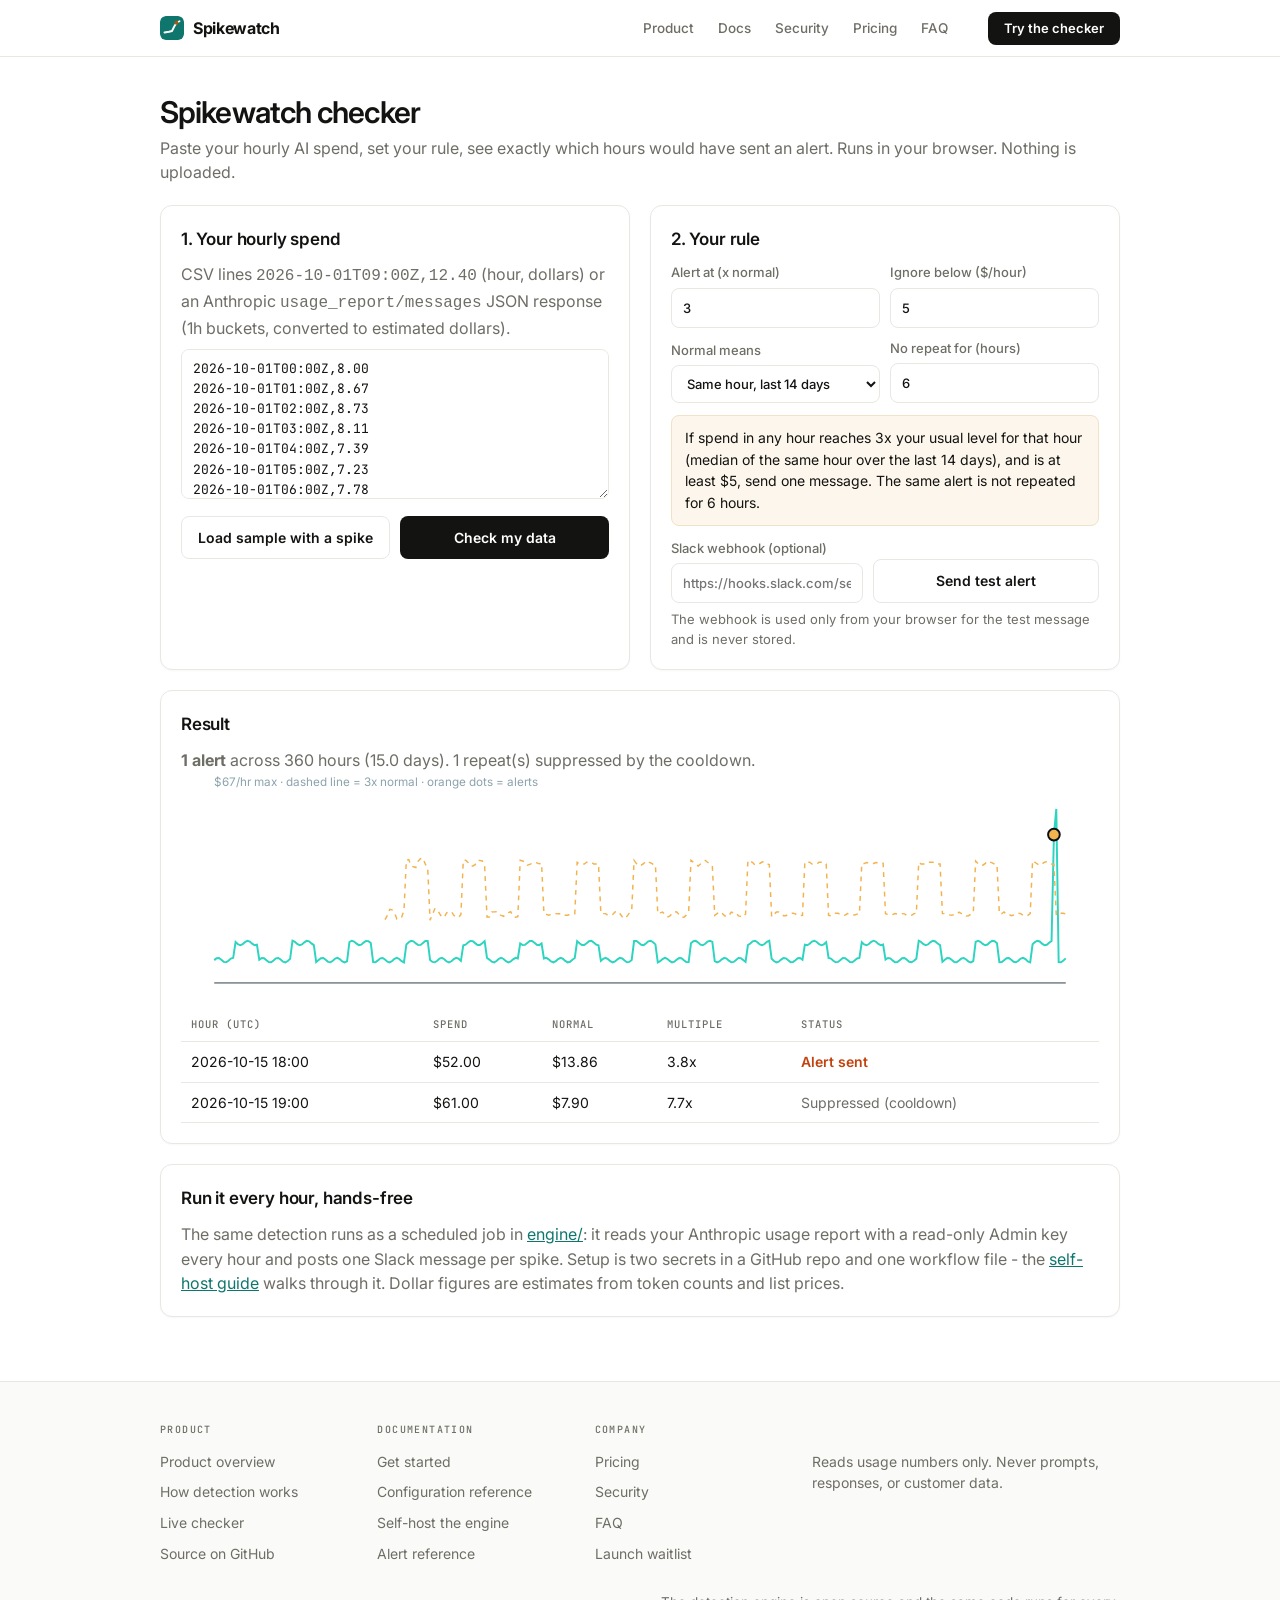
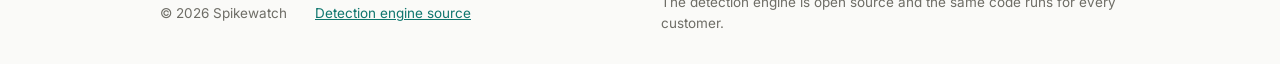
<file: index2.html>
<!doctype html><html lang="en"><head><meta charset="utf-8"><meta name="viewport" content="width=device-width,initial-scale=1">
<title>Spikewatch checker</title>
<script>(function(c,l,a,r,i,t,y){c[a]=c[a]||function(){(c[a].q=c[a].q||[]).push(arguments)};t=l.createElement(r);t.async=1;t.src="https://www.clarity.ms/tag/"+i;y=l.getElementsByTagName(r)[0];y.parentNode.insertBefore(t,y);})(window,document,"clarity","script","yyytszxnjq");</script>
<link rel="icon" href="data:image/svg+xml,%3Csvg xmlns='http://www.w3.org/2000/svg' viewBox='0 0 32 32'%3E%3Crect width='32' height='32' rx='7' fill='%230A766F'/%3E%3Cpolyline points='6,22 12,21 16,20 19,14 22,9 26,7' fill='none' stroke='white' stroke-width='2.5' stroke-linecap='round' stroke-linejoin='round'/%3E%3Ccircle cx='22' cy='9' r='2.6' fill='%23F2B24D'/%3E%3C/svg%3E">
<link rel="preconnect" href="https://fonts.googleapis.com">
<link rel="stylesheet" href="https://fonts.googleapis.com/css2?family=Inter:wght@400;500;600;700&family=JetBrains+Mono:wght@400;500&display=swap">
<style>:root{
  --bg:#FFFFFF;--s:#FFFFFF;--surface:#FFFFFF;--surface2:#FAFAF8;--ink:#131311;--mut:#6E6D66;--muted:#6E6D66;--line:#E9E7E2;--edge:#131311;
  --acc:#0F766E;--accent:#0F766E;--accent-ink:#FFFFFF;--accent-soft:#F0F7F5;
  --alr:#B45309;--alert:#B45309;--alb:#FDF6EC;--alert-bg:#FDF6EC;--red:#C2410C;--green:#15803D;
  color-scheme:light;
}
*{box-sizing:border-box}
body{margin:0;background:var(--bg);color:var(--ink);font:16px/1.55 'Inter',system-ui,Segoe UI,Arial,sans-serif;-webkit-font-smoothing:antialiased}
a{color:var(--acc)}
main{max-width:1000px;margin:0 auto;display:grid;gap:20px;padding:32px 20px 64px}
h1{margin:0;font-size:30px;letter-spacing:-.03em;font-family:'Inter',system-ui,sans-serif;font-weight:600}
h2{margin:0 0 10px;font-size:17px;font-family:'Inter',system-ui,sans-serif;font-weight:600;letter-spacing:-.01em}
p{margin:0}.mut{color:var(--mut)}
.card{background:var(--s);border:1px solid var(--line);border-radius:12px;padding:20px;box-shadow:0 1px 2px rgba(19,19,17,.03)}
.grid{display:grid;grid-template-columns:1fr 1fr;gap:20px}
@media(max-width:760px){.grid{grid-template-columns:1fr}}
textarea,input,select{width:100%;font:inherit;padding:9px 11px;border:1px solid var(--line);border-radius:8px;background:#fff;color:var(--ink);transition:border-color .15s,box-shadow .15s}
textarea:focus,input:focus,select:focus{outline:none;border-color:var(--acc);box-shadow:0 0 0 3px var(--accent-soft)}
textarea{height:150px;font-family:'JetBrains Mono',ui-monospace,Consolas,monospace;font-size:13px}
label{display:grid;gap:5px;font-size:13px;color:var(--mut);font-weight:500}
.row{display:flex;gap:10px;flex-wrap:wrap;align-items:end}.row>*{flex:1;min-width:130px}
button{font:inherit;font-weight:600;font-family:'Inter',system-ui,sans-serif;font-size:14px;padding:10px 16px;border-radius:8px;border:1px solid transparent;background:var(--ink);color:#fff;cursor:pointer;transition:background .15s}
button:hover{background:#2B2A26}
button.g{background:#fff;color:var(--ink);border-color:var(--line)}
button.g:hover{background:#fff;border-color:#C7C4BD}
.rule{background:var(--alb);border:1px solid #F0E2C4;border-radius:8px;padding:11px 13px;color:var(--ink);font-size:14px}
svg{width:100%;height:auto;display:block}
table{border-collapse:collapse;width:100%;font-size:14px}
th,td{text-align:left;padding:9px 10px;border-bottom:1px solid var(--line)}
th{font-family:'JetBrains Mono',Consolas,monospace;color:var(--mut);font-size:10.5px;text-transform:uppercase;letter-spacing:.1em;font-weight:500}
.tw{overflow-x:auto}
.ok{color:var(--green);font-weight:600}
.bad{color:var(--red);font-weight:600}
a{color:var(--acc)}
.btn{display:inline-block;font-family:'Inter',system-ui,sans-serif;font-weight:600;font-size:13px;line-height:1;padding:9px 15px;border-radius:8px;text-decoration:none;border:1px solid transparent;white-space:nowrap;transition:background .15s}
.btn-primary{background:var(--ink);color:#fff}
.btn-primary:hover{background:#2B2A26;color:#fff}
.nav-cta{margin-left:10px;flex:none}
/* nav */
.nav{position:sticky;top:0;z-index:20;background:rgba(255,255,255,.88);backdrop-filter:blur(12px);border-bottom:1px solid var(--line)}
.nav-inner{max-width:1000px;margin:0 auto;padding:0 20px;height:56px;display:flex;align-items:center;gap:20px}
.brand{display:flex;align-items:center;gap:9px;font-family:'Inter',system-ui,sans-serif;font-weight:700;font-size:16px;letter-spacing:-.02em;color:var(--ink);text-decoration:none;flex:none}
.brand svg{display:block;border-radius:6px}
.nav-links{display:flex;gap:4px;margin-left:auto;align-items:center}
.nav-links a{color:var(--mut);text-decoration:none;white-space:nowrap;font-size:13.5px;font-weight:500;padding:6px 10px;border-radius:6px;transition:color .15s,background .15s}
.nav-links a:hover{color:var(--ink);background:var(--surface2)}
@media (max-width:860px){.nav-inner{flex-wrap:wrap;gap:8px 12px;height:auto;padding:10px 16px}.nav-cta{margin-left:auto}.nav-links{width:100%;margin-left:0;overflow-x:auto;scrollbar-width:none}.nav-links::-webkit-scrollbar{display:none}}
/* footer */
footer{border-top:1px solid var(--line);background:var(--surface2)}
.foot-cols{max-width:1000px;margin:0 auto;padding:40px 20px 10px;display:grid;grid-template-columns:repeat(3,minmax(0,1fr)) auto;gap:28px}
.foot-col{display:flex;flex-direction:column;gap:9px;font-size:14px}
.foot-col b{font-family:'JetBrains Mono',Consolas,monospace;font-size:10px;letter-spacing:.14em;text-transform:uppercase;color:var(--mut);font-weight:500;margin-bottom:4px}
.foot-col a{color:var(--mut);text-decoration:none}
.foot-col a:hover{color:var(--ink)}
.foot-inner{max-width:1000px;margin:0 auto;padding:18px 20px 30px;display:flex;gap:8px 28px;flex-wrap:wrap;align-items:center;color:var(--mut);font-size:13.5px}
.foot-inner .right{margin-left:auto;max-width:34em}
.mut2{color:var(--mut);font-size:14px}
@media (max-width:860px){.foot-cols{grid-template-columns:1fr 1fr}}
</style></head><body>
<nav class="nav"><div class="nav-inner">
<a class="brand" href="/"><svg width="24" height="24" viewBox="0 0 32 32" aria-hidden="true"><rect width="32" height="32" rx="7" fill="var(--accent)"/><polyline points="6,22 12,21 16,20 19,14 22,9 26,7" fill="none" stroke="var(--accent-ink)" stroke-width="2.5" stroke-linecap="round" stroke-linejoin="round"/><circle cx="22" cy="9" r="2.6" fill="var(--alert)"/></svg>Spikewatch</a>
<div class="nav-links">
<a href="/product.html">Product</a>
<a href="/docs.html">Docs</a>
<a href="/security.html">Security</a>
<a href="/pricing.html">Pricing</a>
<a href="/faq.html">FAQ</a>
</div>
<a class="btn btn-primary btn-sm nav-cta" href="/app/">Try the checker</a>
</div></nav>
<main>
<div><h1>Spikewatch checker</h1><p class="mut">Paste your hourly AI spend, set your rule, see exactly which hours would have sent an alert. Runs in your browser. Nothing is uploaded.</p></div>
<div class="grid">
<section class="card"><h2>1. Your hourly spend</h2>
<p class="mut" style="margin-bottom:8px">CSV lines <code>2026-10-01T09:00Z,12.40</code> (hour, dollars) or an Anthropic <code>usage_report/messages</code> JSON response (1h buckets, converted to estimated dollars).</p>
<textarea id="data" spellcheck="false"></textarea>
<div class="row" style="margin-top:10px"><button id="sample" class="g">Load sample with a spike</button><button id="run">Check my data</button></div><p id="msg" class="mut" style="margin-top:8px"></p></section>
<section class="card"><h2>2. Your rule</h2><div class="row">
<label>Alert at (x normal)<input id="mult" type="number" min="2" max="6" step="0.5" value="3"></label>
<label>Ignore below ($/hour)<input id="floor" type="number" min="0" step="1" value="5"></label></div>
<div class="row" style="margin-top:10px"><label>Normal means<select id="mode"><option value="sameHour">Same hour, last 14 days</option><option value="trailing24">Trailing 24 hours</option></select></label>
<label>No repeat for (hours)<input id="cool" type="number" min="1" max="48" value="6"></label></div>
<p id="rule" class="rule" style="margin-top:12px"></p>
<div class="row" style="margin-top:12px"><label>Slack webhook (optional)<input id="hook" placeholder="https://hooks.slack.com/services/..." autocomplete="off"></label><button id="test" class="g">Send test alert</button></div>
<p class="mut" style="font-size:13px;margin-top:6px">The webhook is used only from your browser for the test message and is never stored.</p><p id="hmsg" class="mut"></p></section></div>
<section class="card"><h2>Result</h2><p id="sum" class="mut">Load the sample or paste data to see the result.</p><div id="chart"></div><div class="tw"><table id="tbl"></table></div></section>
<section class="card"><h2>Run it every hour, hands-free</h2><p class="mut">The same detection runs as a scheduled job in <a href="https://github.com/shantanupatil-debug/spikewatch/tree/main/engine">engine/</a>: it reads your Anthropic usage report with a read-only Admin key every hour and posts one Slack message per spike. Setup is two secrets in a GitHub repo and one workflow file - the <a href="/docs.html#self-host">self-host guide</a> walks through it. Dollar figures are estimates from token counts and list prices.</p></section>
</main>
<script type="module">
import {detect,plainRule,alertText,usageToPoints} from "../engine/detect.mjs";
const $=id=>document.getElementById(id);
function sample(){const H=3600000,t0=Date.UTC(2026,9,1);const L=[];for(let i=0;i<15*24;i++){const h=i%24;let v=8+(h>=9&&h<=18?6:0)+Math.sin(i)*0.8;if(i===15*24-6)v=52;if(i===15*24-5)v=61;L.push(new Date(t0+i*H).toISOString().slice(0,16)+"Z,"+v.toFixed(2))}return L.join("\n")}
function parse(txt){txt=txt.trim();if(txt[0]==="{"||txt[0]==="["){const j=JSON.parse(txt);return usageToPoints(j.data?j:{data:j})}
 return txt.split(/\r?\n/).map(l=>l.trim()).filter(l=>/^\d/.test(l)).map(l=>{const [a,b]=l.split(/[,;\t]/);const t=Date.parse(a.trim());const v=parseFloat(b);if(isNaN(t)||isNaN(v))throw new Error("Cannot read line: "+l);return{t:Math.floor(t/3600000)*3600000,v}}).sort((x,y)=>x.t-y.t)}
const opts=()=>({mult:+$("mult").value||3,floor:+$("floor").value||0,mode:$("mode").value,cooldownH:+$("cool").value||6});
let rows=[];
function chart(){const W=940,H=240,p=34;if(!rows.length){$("chart").innerHTML="";return}
 const mx=Math.max(...rows.map(r=>r.v),1)*1.1,x=i=>p+i*(W-2*p)/Math.max(rows.length-1,1),y=v=>H-24-v/mx*(H-44);
 let s=`<svg viewBox="0 0 ${W} ${H}" role="img" aria-label="Hourly spend with alert hours marked"><line x1="${p}" y1="${H-24}" x2="${W-p}" y2="${H-24}" stroke="#2A3B47"/>`;
 s+=`<polyline fill="none" stroke="#2DD4BF" stroke-width="2" points="${rows.map((r,i)=>x(i)+","+y(r.v)).join(" ")}"/>`;
 const bl=rows.map((r,i)=>r.baseline!==null?x(i)+","+y(r.baseline*opts().mult):null).filter(Boolean);if(bl.length)s+=`<polyline fill="none" stroke="#F2B24D" stroke-dasharray="5 5" stroke-width="1.5" points="${bl.join(" ")}"/>`;
 rows.forEach((r,i)=>{if(r.alert)s+=`<circle cx="${x(i)}" cy="${y(r.v)}" r="6" fill="#F2B24D" stroke="#0A0E14" stroke-width="2"/>`});
 s+=`<text x="${p}" y="14" font-size="12" fill="#8CA3AD">$${mx.toFixed(0)}/hr max · dashed line = ${opts().mult}x normal · orange dots = alerts</text>`;
 $("chart").innerHTML=s+"</svg>"}
function run(){try{const pts=parse($("data").value);if(pts.length<30)throw new Error("Need at least 30 hourly points (about 2 days). 14 days gives the best baseline.");
 const o=opts();rows=detect(pts,o);const al=rows.filter(r=>r.alert);
 $("sum").innerHTML=`<b>${al.length} alert${al.length===1?"":"s"}</b> across ${rows.length} hours (${(rows.length/24).toFixed(1)} days). ${rows.filter(r=>r.suppressed).length} repeat(s) suppressed by the cooldown.`;
 $("msg").textContent="";chart();
 $("tbl").innerHTML="<tr><th>Hour (UTC)</th><th>Spend</th><th>Normal</th><th>Multiple</th><th>Status</th></tr>"+(al.concat(rows.filter(r=>r.suppressed)).sort((a,b)=>a.t-b.t).map(r=>`<tr><td>${new Date(r.t).toISOString().slice(0,13).replace("T"," ")}:00</td><td>$${r.v.toFixed(2)}</td><td>$${r.baseline.toFixed(2)}</td><td>${r.ratio.toFixed(1)}x</td><td class="${r.alert?"bad":"mut"}">${r.alert?"Alert sent":"Suppressed (cooldown)"}</td></tr>`).join("")||"<tr><td colspan=5 class=ok>No spikes. Nothing would have been sent.</td></tr>");
 window.__last=al[al.length-1]||null}catch(e){$("msg").innerHTML='<span class="bad">'+e.message+"</span>"}}
function rule(){$("rule").textContent=plainRule(opts())}
$("sample").onclick=()=>{$("data").value=sample();run()};$("run").onclick=run;
["mult","floor","mode","cool"].forEach(id=>$(id).addEventListener("input",()=>{rule();if($("data").value.trim())run()}));
$("test").onclick=async()=>{const u=$("hook").value.trim();if(!/^https:\/\/hooks\.slack\.com\//.test(u)){$("hmsg").innerHTML='<span class="bad">Paste a Slack webhook URL that starts with https://hooks.slack.com/</span>';return}
 const r=window.__last||{t:Date.now(),v:41,baseline:12,ratio:41/12};const text="[TEST] "+alertText(r,opts());
 try{await fetch(u,{method:"POST",mode:"no-cors",headers:{"content-type":"text/plain"},body:JSON.stringify({text})});$("hmsg").innerHTML='<span class="ok">Test sent. Check your Slack channel.</span>'}catch(e){$("hmsg").innerHTML='<span class="bad">Could not send: '+e.message+"</span>"}};
rule();$("data").value=sample();run();
</script><footer>
<div class="foot-cols">
<div class="foot-col"><b>Product</b>
<a href="/product.html">Product overview</a>
<a href="/product.html#detection">How detection works</a>
<a href="/app/">Live checker</a>
<a href="https://github.com/shantanupatil-debug/spikewatch">Source on GitHub</a>
</div>
<div class="foot-col"><b>Documentation</b>
<a href="/docs.html#get-started">Get started</a>
<a href="/docs.html#configuration">Configuration reference</a>
<a href="/docs.html#self-host">Self-host the engine</a>
<a href="/docs.html#alert-reference">Alert reference</a>
</div>
<div class="foot-col"><b>Company</b>
<a href="/pricing.html">Pricing</a>
<a href="/security.html">Security</a>
<a href="/faq.html">FAQ</a>
<a href="https://docs.google.com/forms/d/1lK39TgekgINDJVpIVqImyzUDlWx6z58S6so2qZZEIys/viewform">Launch waitlist</a>
</div>
<div class="foot-col"><b>&nbsp;</b><span class="mut small" style="max-width:22em">Reads usage numbers only. Never prompts, responses, or customer data.</span></div>
</div>
<div class="foot-inner">
<span>© 2026 Spikewatch</span>
<a href="https://github.com/shantanupatil-debug/spikewatch/tree/main/engine">Detection engine source</a>
<span class="right">The detection engine is open source and the same code runs for every customer.</span>
</div>
</footer>
</body></html>
</file>
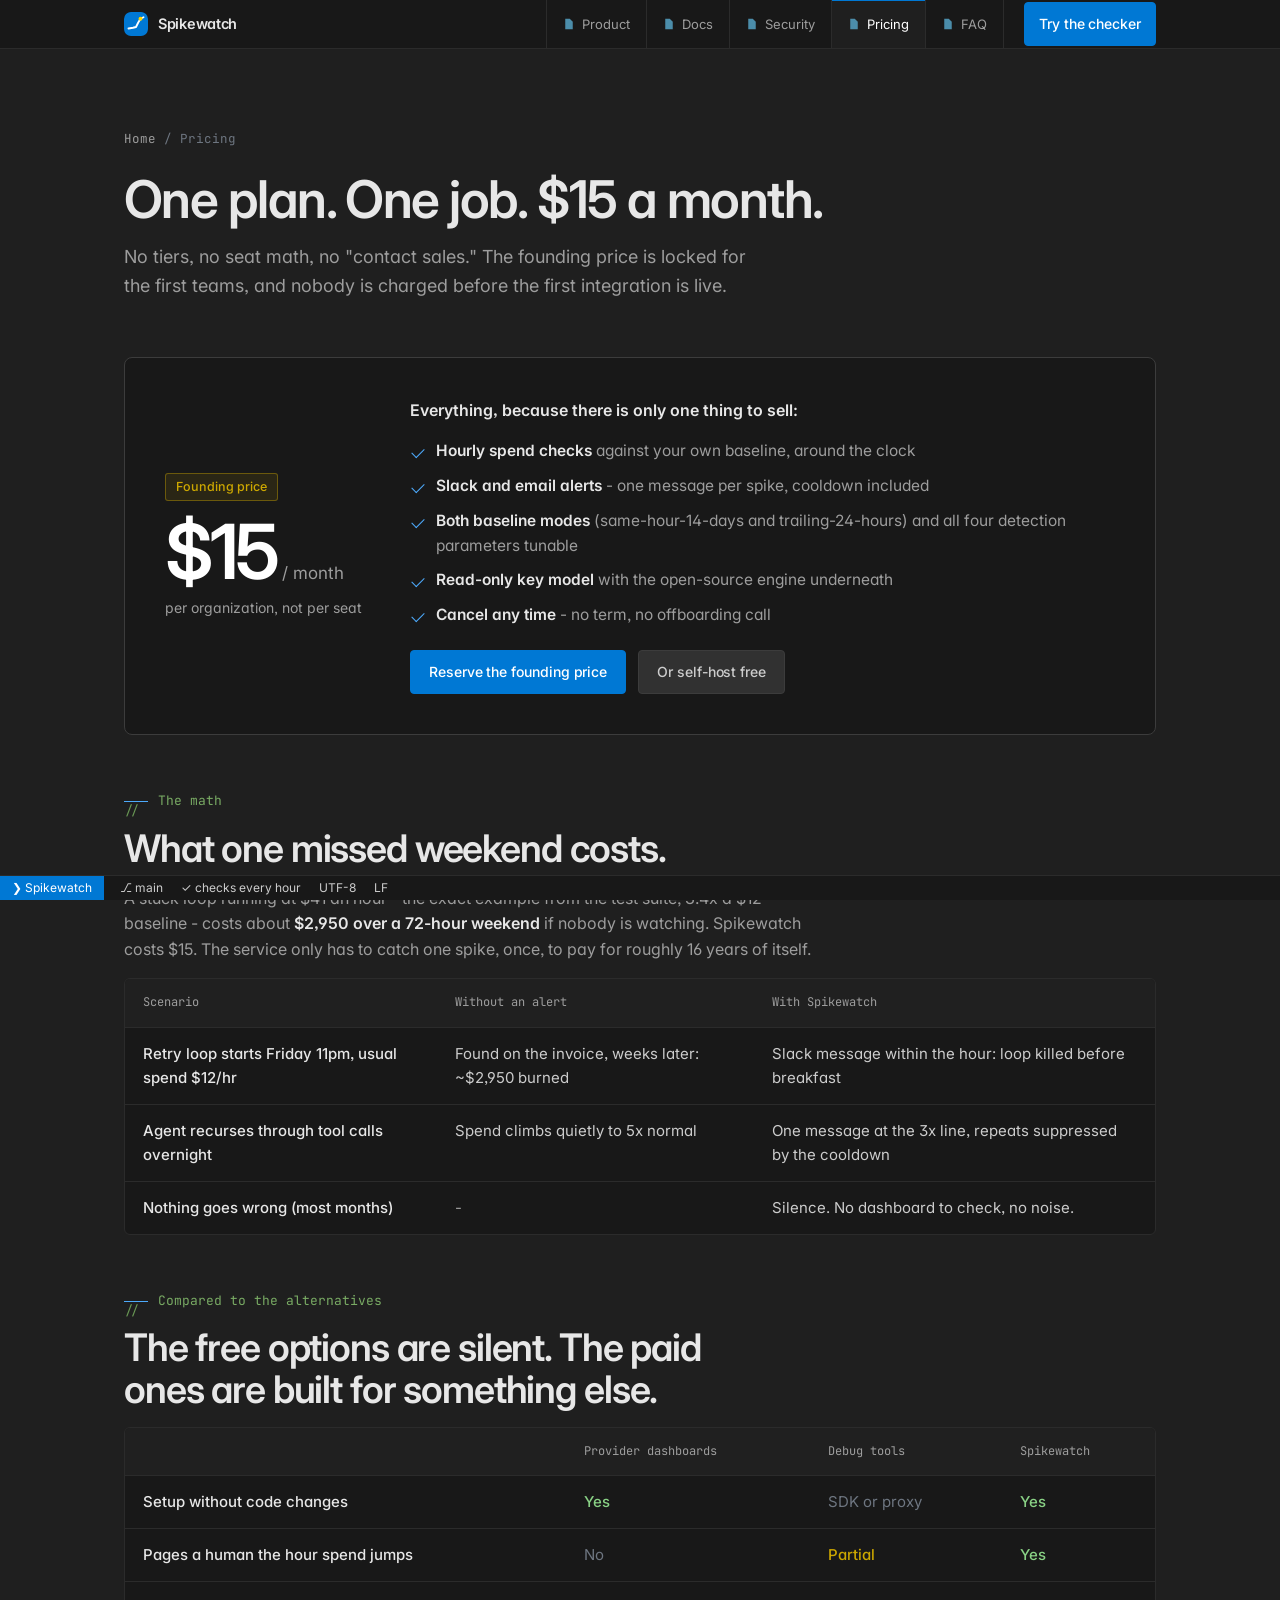
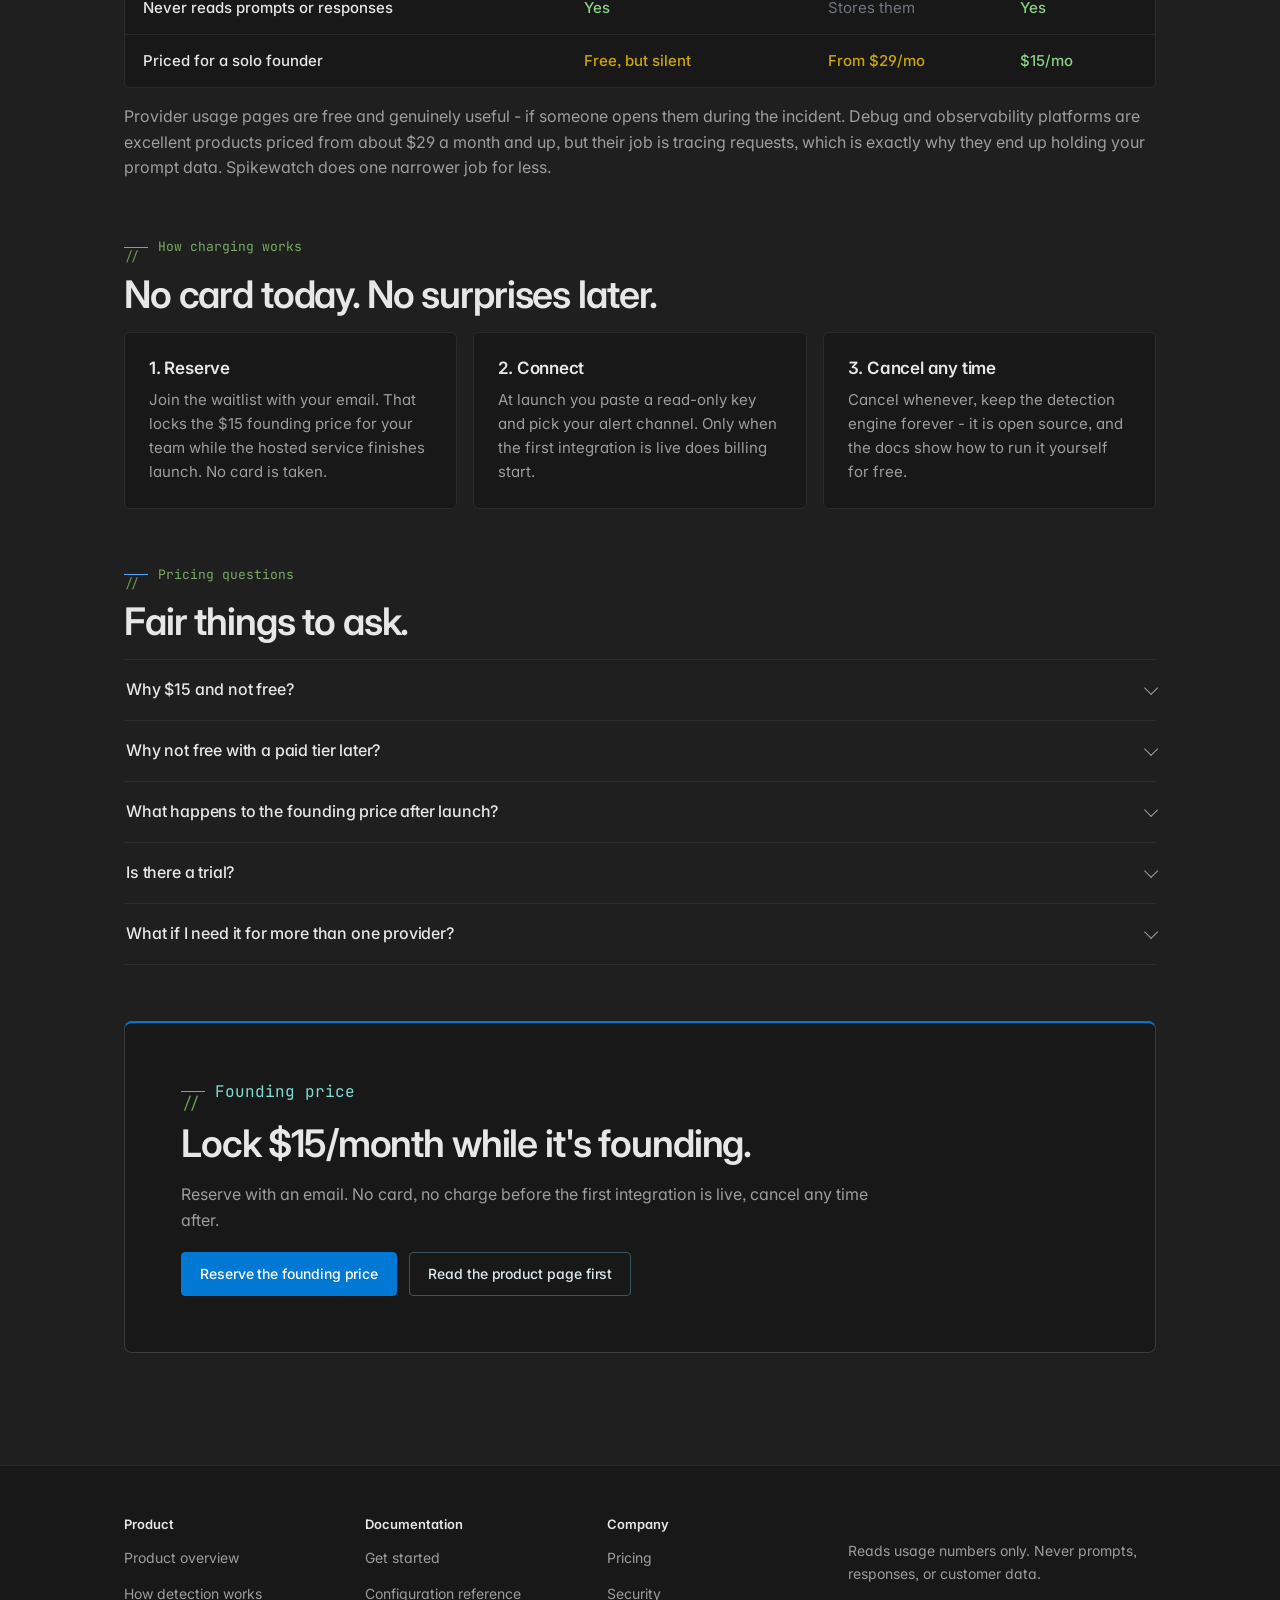
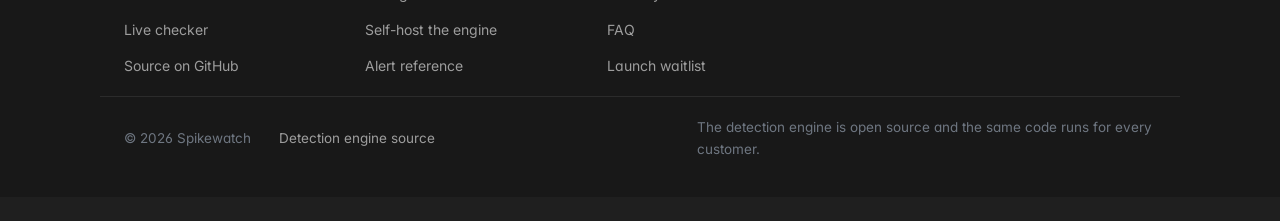
<file: pricing.html>
<!doctype html>
<html lang="en"><head><meta charset="utf-8"><meta name="viewport" content="width=device-width,initial-scale=1">
<script>(function(c,l,a,r,i,t,y){c[a]=c[a]||function(){(c[a].q=c[a].q||[]).push(arguments)};t=l.createElement(r);t.async=1;t.src="https://www.clarity.ms/tag/"+i;y=l.getElementsByTagName(r)[0];y.parentNode.insertBefore(t,y);})(window,document,"clarity","script","yyytszxnjq");</script>
<link rel="icon" href="data:image/svg+xml,%3Csvg xmlns='http://www.w3.org/2000/svg' viewBox='0 0 32 32'%3E%3Crect width='32' height='32' rx='7' fill='%230A766F'/%3E%3Cpolyline points='6,22 12,21 16,20 19,14 22,9 26,7' fill='none' stroke='white' stroke-width='2.5' stroke-linecap='round' stroke-linejoin='round'/%3E%3Ccircle cx='22' cy='9' r='2.6' fill='%23F2B24D'/%3E%3C/svg%3E">
<link rel="preconnect" href="https://fonts.googleapis.com">
<link rel="stylesheet" href="https://fonts.googleapis.com/css2?family=Inter:wght@400;500;600;700&family=JetBrains+Mono:wght@400;500&display=swap">
<title>Pricing - $15/month founding price | Spikewatch</title>
<meta name="description" content="One plan, one job: $15/month founding price, locked for the first teams. Hourly AI spend checks, Slack and email alerts, cancel any time. Nobody charged before the first integration is live.">
<meta property="og:title" content="Spikewatch pricing">
<meta property="og:description" content="$15/month founding price. Hourly AI spend spike alerts, cancel any time.">
<meta property="og:type" content="website">
<meta property="og:url" content="https://spikewatch.live/pricing.html">
<meta name="twitter:card" content="summary">
<style>:root{
  --bg:#FFFFFF; --surface:#FFFFFF; --surface2:#FAFAF8; --ink:#131311; --muted:#6E6D66; --line:#E9E7E2; --edge:#131311;
  --accent:#0F766E; --accent-ink:#FFFFFF; --accent-soft:#F0F7F5;
  --alert:#B45309; --alert-bg:#FDF6EC;
  --code-bg:#171512; --code-ink:#EDEAE3; --green:#15803D;
  --display:'Inter','Segoe UI',Arial,sans-serif;
  --body:'Inter','Segoe UI',Arial,sans-serif;
  --mono:'JetBrains Mono',Consolas,monospace;
  color-scheme:light;
}
*{box-sizing:border-box}
html{scroll-behavior:smooth}
body{margin:0;color:var(--ink);font-family:var(--body);font-size:17px;line-height:1.62;background:var(--bg);-webkit-font-smoothing:antialiased;text-rendering:optimizeLegibility}
main{max-width:1080px;margin:0 auto;display:flex;flex-direction:column;gap:96px;padding-inline:24px;padding-block:32px 96px}
h1,h2,h3,h4{font-family:var(--display);text-wrap:balance;line-height:1.08;margin:0;color:var(--ink)}
h1{font-size:clamp(38px,5.6vw,62px);font-weight:600;letter-spacing:-.035em}
h2{font-size:clamp(26px,3.2vw,32px);font-weight:600;letter-spacing:-.025em}
h3{font-size:18px;font-weight:600;letter-spacing:-.01em}
h4{font-size:16px;font-weight:600}
p{margin:0}
a{color:var(--accent);text-decoration-thickness:1px;text-underline-offset:3px}
a:hover{color:#0B5B54}
section{scroll-margin-top:110px}
section[id],div[id]{scroll-margin-top:110px}
.eyebrow{display:flex;align-items:center;gap:12px;font-family:var(--mono);font-size:10.5px;font-weight:500;letter-spacing:.16em;text-transform:uppercase;color:var(--muted);margin:0}
.eyebrow::before{content:"";width:24px;height:1px;background:var(--accent);flex:none}
.lede{color:var(--muted);font-size:19px;line-height:1.6;max-width:36em}
.stack{display:flex;flex-direction:column;gap:18px}
.mut{color:var(--muted)}
.small{font-size:14px}
::selection{background:#CDEAE4}
/* nav */
.nav{position:sticky;top:0;z-index:20;background:rgba(255,255,255,.88);backdrop-filter:blur(12px);-webkit-backdrop-filter:blur(12px);border-bottom:1px solid var(--line)}
.nav-inner{max-width:1080px;margin:0 auto;padding:0 24px;height:60px;display:flex;align-items:center;gap:24px}
.brand{display:flex;align-items:center;gap:9px;font-family:var(--display);font-weight:700;font-size:16px;letter-spacing:-.02em;color:var(--ink);text-decoration:none;flex:none}
.brand svg{display:block;border-radius:6px}
.nav-links{display:flex;gap:4px;margin-left:auto;align-items:center}
.nav-links a{color:var(--muted);text-decoration:none;white-space:nowrap;font-size:13.5px;font-weight:500;padding:6px 10px;border-radius:6px;transition:color .15s,background .15s}
.nav-links a:hover{color:var(--ink);background:var(--surface2)}
.nav-links a.on{color:var(--ink);box-shadow:inset 0 -1.5px 0 var(--accent)}
.nav-cta{margin-left:10px}
@media (max-width:860px){
  .nav-inner{flex-wrap:wrap;gap:8px 14px;height:auto;padding:10px 16px 0}
  .nav-cta{margin-left:auto;margin-bottom:10px}
  .nav-links{order:3;width:100%;margin-left:0;overflow-x:auto;gap:2px;padding:2px 0 8px;scrollbar-width:none}
  .nav-links::-webkit-scrollbar{display:none}
}
/* buttons */
.btn{display:inline-block;font-family:var(--body);font-weight:600;font-size:14px;line-height:1;padding:13px 22px;border-radius:8px;text-decoration:none;border:1px solid transparent;white-space:nowrap;transition:background .15s,border-color .15s,color .15s}
.btn-primary{background:var(--ink);color:#fff}
.btn-primary:hover{background:#2B2A26;color:#fff}
.btn-ghost{border-color:var(--line);color:var(--ink);background:#fff}
.btn-ghost:hover{border-color:#C7C4BD;color:var(--ink)}
.btn-sm{padding:9px 15px;font-size:13px}
.cta-row{display:flex;gap:12px;flex-wrap:wrap;align-items:center}
/* breadcrumb */
.crumbs{font-family:var(--mono);font-size:11.5px;letter-spacing:.04em;color:var(--muted);display:flex;gap:8px;align-items:center;flex-wrap:wrap}
.crumbs a{color:var(--muted);text-decoration:none}
.crumbs a:hover{color:var(--accent)}
/* page header + tabs */
.pagehead{display:flex;flex-direction:column;gap:18px;padding-top:40px}
.pagehead h1{font-size:clamp(34px,4.6vw,52px)}
.tabs{position:sticky;top:60px;z-index:15;background:rgba(255,255,255,.9);backdrop-filter:blur(12px);border-bottom:1px solid var(--line);margin-inline:-24px;padding-inline:24px}
.tabs-inner{display:flex;gap:26px;overflow-x:auto;max-width:1080px;margin:0 auto;scrollbar-width:none}
.tabs-inner::-webkit-scrollbar{display:none}
.tabs a{flex:none;padding:14px 0;font-size:13px;font-weight:500;color:var(--muted);text-decoration:none;border-bottom:1.5px solid transparent;margin-bottom:-1px}
.tabs a:hover{color:var(--ink)}
.tabs a.cta{margin-left:auto;color:var(--accent)}
@media (max-width:860px){.tabs{top:108px}}
/* hero */
.hero{display:grid;grid-template-columns:1.05fr 1fr;gap:56px;align-items:center;padding-top:44px}
.hero>*{min-width:0}
.trust{display:flex;gap:8px 22px;flex-wrap:wrap;list-style:none;margin:8px 0 0;padding:0;font-size:13.5px;font-weight:500;color:var(--muted)}
.trust li{display:flex;align-items:center;gap:8px}
.trust li::before{content:"";width:11px;height:6px;border-left:1.5px solid var(--green);border-bottom:1.5px solid var(--green);transform:rotate(-45deg) translateY(-1px);flex:none}
.chart{background:#fff;border:1px solid var(--line);border-radius:16px;padding:20px;box-shadow:0 1px 2px rgba(19,19,17,.04),0 16px 40px -16px rgba(19,19,17,.12)}
.chart svg{display:block;width:100%;height:auto}
.alertline{margin-top:14px;display:grid;grid-template-columns:32px 1fr;gap:12px;align-items:start;background:#fff;border:1px solid var(--line);border-radius:12px;padding:14px 16px;box-shadow:0 1px 2px rgba(19,19,17,.04)}
.alertline b{font-size:0;width:32px;height:32px;border-radius:8px;background:var(--accent);display:flex;align-items:center;justify-content:center}
.alertline b::after{content:"S";font-family:var(--body);font-size:14px;font-weight:700;color:#fff}
.alertline span{font-size:13.5px;line-height:1.55;color:var(--ink)}
.alertline span::before{content:"Spikewatch · Slack";display:block;font-family:var(--mono);font-size:10px;font-weight:500;letter-spacing:.12em;text-transform:uppercase;color:var(--muted);margin-bottom:4px}
/* fact strip */
.facts{display:grid;grid-template-columns:repeat(4,1fr);gap:24px;border-block:1px solid var(--line);padding-block:28px}
.facts div{display:flex;flex-direction:column;gap:6px}
.facts b{font-family:var(--mono);font-size:21px;font-weight:500;letter-spacing:-.02em;color:var(--ink)}
.facts span{color:var(--muted);font-size:13.5px;line-height:1.5}
/* cards */
.cards3{display:grid;grid-template-columns:repeat(3,1fr);gap:20px}
.cards2{display:grid;grid-template-columns:1fr 1fr;gap:20px}
.card{background:#fff;border:1px solid var(--line);border-radius:12px;padding:24px;display:flex;flex-direction:column;gap:8px;box-shadow:0 1px 2px rgba(19,19,17,.03);transition:border-color .15s,box-shadow .15s}
.card:hover{border-color:#D6D3CB;box-shadow:0 6px 20px -6px rgba(19,19,17,.07)}
.card p{color:var(--muted);font-size:15px;line-height:1.6}
.card h3,.card h4{margin:0}
.card .more{margin-top:auto;padding-top:8px;font-size:13.5px;font-weight:600}
/* steps */
.steps{display:grid;grid-template-columns:repeat(3,1fr);gap:24px;list-style:none;margin:0;padding:0;counter-reset:step}
.steps li{min-width:0;border-top:1px solid var(--line);padding-top:16px;display:flex;flex-direction:column;gap:6px}
.steps strong{font-family:var(--display);font-size:17px;font-weight:600;letter-spacing:-.01em}
.steps span{color:var(--muted);font-size:15px}
/* numbered detail blocks */
.detail{display:grid;grid-template-columns:56px 1fr;gap:18px;align-items:start}
.detail .num{font-family:var(--mono);color:var(--accent);font-size:13px;border:1px solid var(--line);border-radius:8px;width:44px;height:44px;display:flex;align-items:center;justify-content:center;background:var(--surface2)}
.detail .body{display:flex;flex-direction:column;gap:8px}
.detail .body p{color:var(--muted);font-size:15.5px}
/* demo strip */
.demo{display:grid;grid-template-columns:1fr auto;gap:32px;align-items:center;background:var(--surface2);border:1px solid var(--line);border-radius:16px;padding:32px}
.demo p{color:var(--muted);font-size:15.5px}
.demo .btn{align-self:center}
/* tables */
table{border-collapse:collapse;width:100%;font-size:15px;background:#fff}
th,td{text-align:left;padding:13px 16px;border-bottom:1px solid var(--line);vertical-align:top}
tr:last-child td{border-bottom:none}
th{font-family:var(--mono);font-size:10.5px;letter-spacing:.1em;text-transform:uppercase;color:var(--muted);font-weight:500;background:var(--surface2)}
td:first-child{font-weight:600}
td code,li code,p code{font-size:.9em}
.yes{color:var(--green);font-weight:600}
.part{color:var(--alert);font-weight:600}
.no{color:var(--muted)}
.tw{overflow-x:auto;border:1px solid var(--line);border-radius:12px;background:#fff}
/* cols */
.cols{display:grid;grid-template-columns:1fr 1fr;gap:32px}
.cols>*{min-width:0}
ul.plain{margin:0;padding-left:20px;display:flex;flex-direction:column;gap:10px;color:var(--muted);font-size:15.5px}
ul.plain b{color:var(--ink)}
ul.check{margin:0;padding:0;list-style:none;display:flex;flex-direction:column;gap:10px;color:var(--muted);font-size:15.5px}
ul.check li{padding-left:26px;position:relative}
ul.check li::before{content:"";position:absolute;left:0;top:8px;width:13px;height:7px;border-left:2px solid var(--green);border-bottom:2px solid var(--green);transform:rotate(-45deg)}
ul.check b{color:var(--ink)}
/* code */
code{font-family:var(--mono);font-size:.85em;background:#F4F3EF;color:var(--ink);border-radius:6px;padding:2px 6px}
pre{background:var(--code-bg);color:var(--code-ink);border:none;border-radius:12px;padding:20px 22px;overflow-x:auto;font-family:var(--mono);font-size:13.5px;line-height:1.65;margin:0}
pre code{background:none;padding:0;font-size:inherit;color:inherit}
pre .c{color:#8A867C}
/* pricing */
.offer{background:#fff;border:1px solid var(--line);border-radius:16px;padding:36px;display:grid;grid-template-columns:auto 1fr;gap:40px;align-items:center;box-shadow:0 1px 2px rgba(19,19,17,.03),0 16px 40px -16px rgba(19,19,17,.1)}
.offer>*{min-width:0}
.price{font-family:var(--display);font-weight:700;font-size:clamp(52px,7vw,80px);line-height:1;letter-spacing:-.045em;color:var(--ink)}
.price small{font-family:var(--body);font-weight:400;font-size:19px;color:var(--muted);letter-spacing:0}
.founding{display:block;font-family:var(--mono);font-size:10.5px;letter-spacing:.14em;text-transform:uppercase;color:var(--alert);margin-bottom:8px}
.note{font-size:14px;color:var(--muted)}
/* faq */
.faq{display:flex;flex-direction:column;border-bottom:1px solid var(--line)}
.faq details{border-top:1px solid var(--line);padding:18px 4px}
.faq summary{font-family:var(--display);font-weight:600;font-size:16.5px;letter-spacing:-.01em;cursor:pointer;list-style:none;display:flex;justify-content:space-between;align-items:center;gap:12px}
.faq summary::after{content:"+";font-family:var(--mono);color:var(--muted);font-size:18px;flex:none;font-weight:400}
.faq details[open] summary::after{content:"–"}
.faq details p{margin-top:10px;color:var(--muted);font-size:15.5px}
/* CTA band */
.band{background:var(--ink);border-radius:18px;padding:52px;display:flex;flex-direction:column;gap:18px;align-items:flex-start}
.band h2{color:#fff}
.band p{color:#ADABA3;max-width:44em;font-size:16px}
.band .eyebrow{color:#8B8980}
.band .btn-primary{background:#fff;color:var(--ink)}
.band .btn-primary:hover{background:#E9E7E2}
.band .btn-ghost{background:transparent;color:#fff;border-color:rgba(255,255,255,.28)}
.band .btn-ghost:hover{border-color:rgba(255,255,255,.55);color:#fff}
/* docs layout */
.docgrid{display:grid;grid-template-columns:200px 1fr;gap:48px;align-items:start}
.docside{position:sticky;top:110px;display:flex;flex-direction:column;gap:1px}
.docside a{color:var(--muted);text-decoration:none;padding:6px 12px;border-left:1.5px solid var(--line);font-size:13px;font-weight:500}
.docside a:hover{color:var(--ink);border-left-color:var(--ink)}
.docside .sidehead{font-family:var(--mono);font-size:10px;letter-spacing:.14em;text-transform:uppercase;color:var(--muted);padding:12px 12px 6px}
.docbody{display:flex;flex-direction:column;gap:48px;min-width:0}
.docsec{display:flex;flex-direction:column;gap:14px}
.docsec p{color:var(--muted);font-size:15.5px}
.docsec ul.plain,.docsec ol.plain{color:var(--muted);font-size:15.5px}
ol.plain{margin:0;padding-left:22px;display:flex;flex-direction:column;gap:10px}
/* yes/no two-col */
.yesno{display:grid;grid-template-columns:1fr 1fr;gap:20px}
.yn-card{background:#fff;border:1px solid var(--line);border-radius:12px;padding:24px;display:flex;flex-direction:column;gap:10px}
.yn-card.never{border-top:2px solid var(--alert)}
.yn-card.can{border-top:2px solid var(--green)}
/* footer */
footer{border-top:1px solid var(--line);background:var(--surface2)}
.foot-cols{max-width:1080px;margin:0 auto;padding:44px 24px 12px;display:grid;grid-template-columns:repeat(3,minmax(0,1fr)) auto;gap:32px}
.foot-col{display:flex;flex-direction:column;gap:9px;font-size:14px}
.foot-col b{font-family:var(--mono);font-size:10px;letter-spacing:.14em;text-transform:uppercase;color:var(--muted);font-weight:500;margin-bottom:4px}
.foot-col a{color:var(--muted);text-decoration:none}
.foot-col a:hover{color:var(--ink)}
.foot-inner{max-width:1080px;margin:0 auto;padding:20px 24px 32px;display:flex;gap:8px 28px;flex-wrap:wrap;align-items:center;color:var(--muted);font-size:13.5px}
.foot-inner .right{margin-left:auto;max-width:34em}
@media (max-width:860px){
  main{gap:64px;padding-inline:18px}
  .hero,.cols,.steps,.cards3,.cards2,.offer,.demo,.yesno{grid-template-columns:1fr}
  .hero{gap:36px;padding-top:24px}
  .facts{grid-template-columns:1fr 1fr;gap:20px}
  .docgrid{grid-template-columns:1fr}
  .docside{position:static;flex-direction:row;flex-wrap:wrap;gap:4px 12px}
  .docside .sidehead{width:100%}
  .foot-cols{grid-template-columns:1fr 1fr}
  .demo .btn{justify-self:start}
  .tw table{font-size:14px}
  .tw th,.tw td{padding:10px 12px}
  .faq summary{font-size:16px}
  .band{padding:32px 24px}
  .tw.wide table{min-width:680px}
}
/* ui-pass: 44px targets, focus, overflow */
:focus-visible{outline:2px solid var(--accent);outline-offset:2px}
.nav-links a{display:inline-flex;align-items:center;min-height:44px;padding:0 12px}
.nav-inner>a:first-child{display:inline-flex;align-items:center;min-height:44px}
.nav-cta.btn,.btn{min-height:44px;display:inline-flex;align-items:center;justify-content:center}
.foot-col a{display:inline-flex;align-items:center;min-height:36px}
.foot-col{gap:0}
.foot-inner a{display:inline-flex;align-items:center;min-height:36px}
.tabs{max-width:100%;overflow-x:auto}
html,body{overflow-x:clip}
@media(prefers-reduced-motion:reduce){*{transition:none!important;animation:none!important;scroll-behavior:auto!important}}
.crumbs a{display:inline-flex;align-items:center;min-height:36px}
.docside a{display:flex;align-items:center;min-height:40px}
</style>
<link rel="stylesheet" href="/assets/site.css">
</head><body>
<nav class="nav"><div class="nav-inner">
<a class="brand" href="/"><svg width="24" height="24" viewBox="0 0 32 32" aria-hidden="true"><rect width="32" height="32" rx="7" fill="var(--accent)"/><polyline points="6,22 12,21 16,20 19,14 22,9 26,7" fill="none" stroke="var(--accent-ink)" stroke-width="2.5" stroke-linecap="round" stroke-linejoin="round"/><circle cx="22" cy="9" r="2.6" fill="var(--alert)"/></svg>Spikewatch</a>
<div class="nav-links">
<a href="/product.html">Product</a>
<a href="/docs.html">Docs</a>
<a href="/security.html">Security</a>
<a class="on" href="/pricing.html">Pricing</a>
<a href="/faq.html">FAQ</a>
</div>
<a class="btn btn-primary btn-sm nav-cta" href="/app/">Try the checker</a>
</div></nav>
<main style="gap:56px">
<div class="pagehead">
<nav class="crumbs" aria-label="Breadcrumb"><a href="/">Home</a><span>/</span><span>Pricing</span></nav>
<h1>One plan. One job. $15 a month.</h1>
<p class="lede">No tiers, no seat math, no "contact sales." The founding price is locked for the first teams, and nobody is charged before the first integration is live.</p>
</div>

<section class="offer">
<div>
<span class="founding">Founding price</span>
<div class="price">$15<small> / month</small></div>
<p class="note" style="margin-top:8px">per organization, not per seat</p>
</div>
<div class="stack">
<p><b>Everything, because there is only one thing to sell:</b></p>
<ul class="check">
<li><b>Hourly spend checks</b> against your own baseline, around the clock</li>
<li><b>Slack and email alerts</b> - one message per spike, cooldown included</li>
<li><b>Both baseline modes</b> (same-hour-14-days and trailing-24-hours) and all four detection parameters tunable</li>
<li><b>Read-only key model</b> with the open-source engine underneath</li>
<li><b>Cancel any time</b> - no term, no offboarding call</li>
</ul>
<div class="cta-row" style="margin-top:6px">
<a class="btn btn-primary" href="https://docs.google.com/forms/d/1lK39TgekgINDJVpIVqImyzUDlWx6z58S6so2qZZEIys/viewform">Reserve the founding price</a>
<a class="btn btn-ghost" href="/docs.html#self-host">Or self-host free</a>
</div>
</div>
</section>

<section class="stack">
<p class="eyebrow">The math</p>
<h2>What one missed weekend costs.</h2>
<p class="mut" style="max-width:44em">A stuck loop running at $41 an hour - the exact example from the test suite, 3.4x a $12 baseline - costs about <b>$2,950 over a 72-hour weekend</b> if nobody is watching. Spikewatch costs $15. The service only has to catch one spike, once, to pay for roughly 16 years of itself.</p>
<div class="tw"><table>
<tr><th>Scenario</th><th>Without an alert</th><th>With Spikewatch</th></tr>
<tr><td>Retry loop starts Friday 11pm, usual spend $12/hr</td><td>Found on the invoice, weeks later: ~$2,950 burned</td><td>Slack message within the hour: loop killed before breakfast</td></tr>
<tr><td>Agent recurses through tool calls overnight</td><td>Spend climbs quietly to 5x normal</td><td>One message at the 3x line, repeats suppressed by the cooldown</td></tr>
<tr><td>Nothing goes wrong (most months)</td><td class="mut">-</td><td>Silence. No dashboard to check, no noise.</td></tr>
</table></div>
</section>

<section class="stack">
<p class="eyebrow">Compared to the alternatives</p>
<h2>The free options are silent. The paid ones are built for something else.</h2>
<div class="tw"><table>
<tr><th></th><th>Provider dashboards</th><th>Debug tools</th><th>Spikewatch</th></tr>
<tr><td>Setup without code changes</td><td class="yes">Yes</td><td class="no">SDK or proxy</td><td class="yes">Yes</td></tr>
<tr><td>Pages a human the hour spend jumps</td><td class="no">No</td><td class="part">Partial</td><td class="yes">Yes</td></tr>
<tr><td>Never reads prompts or responses</td><td class="yes">Yes</td><td class="no">Stores them</td><td class="yes">Yes</td></tr>
<tr><td>Priced for a solo founder</td><td class="part">Free, but silent</td><td class="part">From $29/mo</td><td class="yes">$15/mo</td></tr>
</table></div>
<p class="mut">Provider usage pages are free and genuinely useful - if someone opens them during the incident. Debug and observability platforms are excellent products priced from about $29 a month and up, but their job is tracing requests, which is exactly why they end up holding your prompt data. Spikewatch does one narrower job for less.</p>
</section>

<section class="stack">
<p class="eyebrow">How charging works</p>
<h2>No card today. No surprises later.</h2>
<div class="cards3">
<div class="card"><h3>1. Reserve</h3><p>Join the waitlist with your email. That locks the $15 founding price for your team while the hosted service finishes launch. No card is taken.</p></div>
<div class="card"><h3>2. Connect</h3><p>At launch you paste a read-only key and pick your alert channel. Only when the first integration is live does billing start.</p></div>
<div class="card"><h3>3. Cancel any time</h3><p>Cancel whenever, keep the detection engine forever - it is open source, and the docs show how to run it yourself for free.</p></div>
</div>
</section>

<section class="stack">
<p class="eyebrow">Pricing questions</p>
<h2>Fair things to ask.</h2>
<div class="faq">
<details><summary>Why $15 and not free?</summary><p>Because "free" monitoring gets ignored and abandoned. A small price keeps the hourly job maintained, the tests running, and the integrations coming - and it is still half of what the nearest paid alternative charges.</p></details>
<details><summary>Why not free with a paid tier later?</summary><p>The self-hosted engine already is the free tier, forever: same detection, your own repo, your own GitHub Actions minutes. The $15 buys not having to run or think about any of that.</p></details>
<details><summary>What happens to the founding price after launch?</summary><p>Teams that reserve during the founding period keep $15/month while it's founding. The public price later may be higher; yours isn't.</p></details>
<details><summary>Is there a trial?</summary><p>Better: the <a href="/app/">live checker</a> is free forever and needs no signup. Run your last two weeks of real usage through the exact production detection and see what it would have sent. If it finds nothing worth alerting on, that answer was free too.</p></details>
<details><summary>What if I need it for more than one provider?</summary><p>Anthropic works today. Other providers are added only after their usage data access is confirmed - the waitlist email is how you'll hear when yours lands.</p></details>
</div>
</section>

<section class="band">
<p class="eyebrow" style="color:#7FDCD3">Founding price</p>
<h2>Lock $15/month while it's founding.</h2>
<p>Reserve with an email. No card, no charge before the first integration is live, cancel any time after.</p>
<div class="cta-row">
<a class="btn btn-primary" href="https://docs.google.com/forms/d/1lK39TgekgINDJVpIVqImyzUDlWx6z58S6so2qZZEIys/viewform">Reserve the founding price</a>
<a class="btn btn-ghost" style="background:transparent;color:#DCE9EC;border-color:#3A5560" href="/product.html">Read the product page first</a>
</div>
</section>
</main>
<footer>
<div class="foot-cols">
<div class="foot-col"><b>Product</b>
<a href="/product.html">Product overview</a>
<a href="/product.html#detection">How detection works</a>
<a href="/app/">Live checker</a>
<a href="https://github.com/shantanupatil-debug/spikewatch">Source on GitHub</a>
</div>
<div class="foot-col"><b>Documentation</b>
<a href="/docs.html#get-started">Get started</a>
<a href="/docs.html#configuration">Configuration reference</a>
<a href="/docs.html#self-host">Self-host the engine</a>
<a href="/docs.html#alert-reference">Alert reference</a>
</div>
<div class="foot-col"><b>Company</b>
<a class="on" href="/pricing.html">Pricing</a>
<a href="/security.html">Security</a>
<a href="/faq.html">FAQ</a>
<a href="https://docs.google.com/forms/d/1lK39TgekgINDJVpIVqImyzUDlWx6z58S6so2qZZEIys/viewform">Launch waitlist</a>
</div>
<div class="foot-col"><b>&nbsp;</b><span class="mut small" style="max-width:22em">Reads usage numbers only. Never prompts, responses, or customer data.</span></div>
</div>
<div class="foot-inner">
<span>© 2026 Spikewatch</span>
<a href="https://github.com/shantanupatil-debug/spikewatch/tree/main/engine">Detection engine source</a>
<span class="right">The detection engine is open source and the same code runs for every customer.</span>
</div>
</footer>
</body></html>
</file>
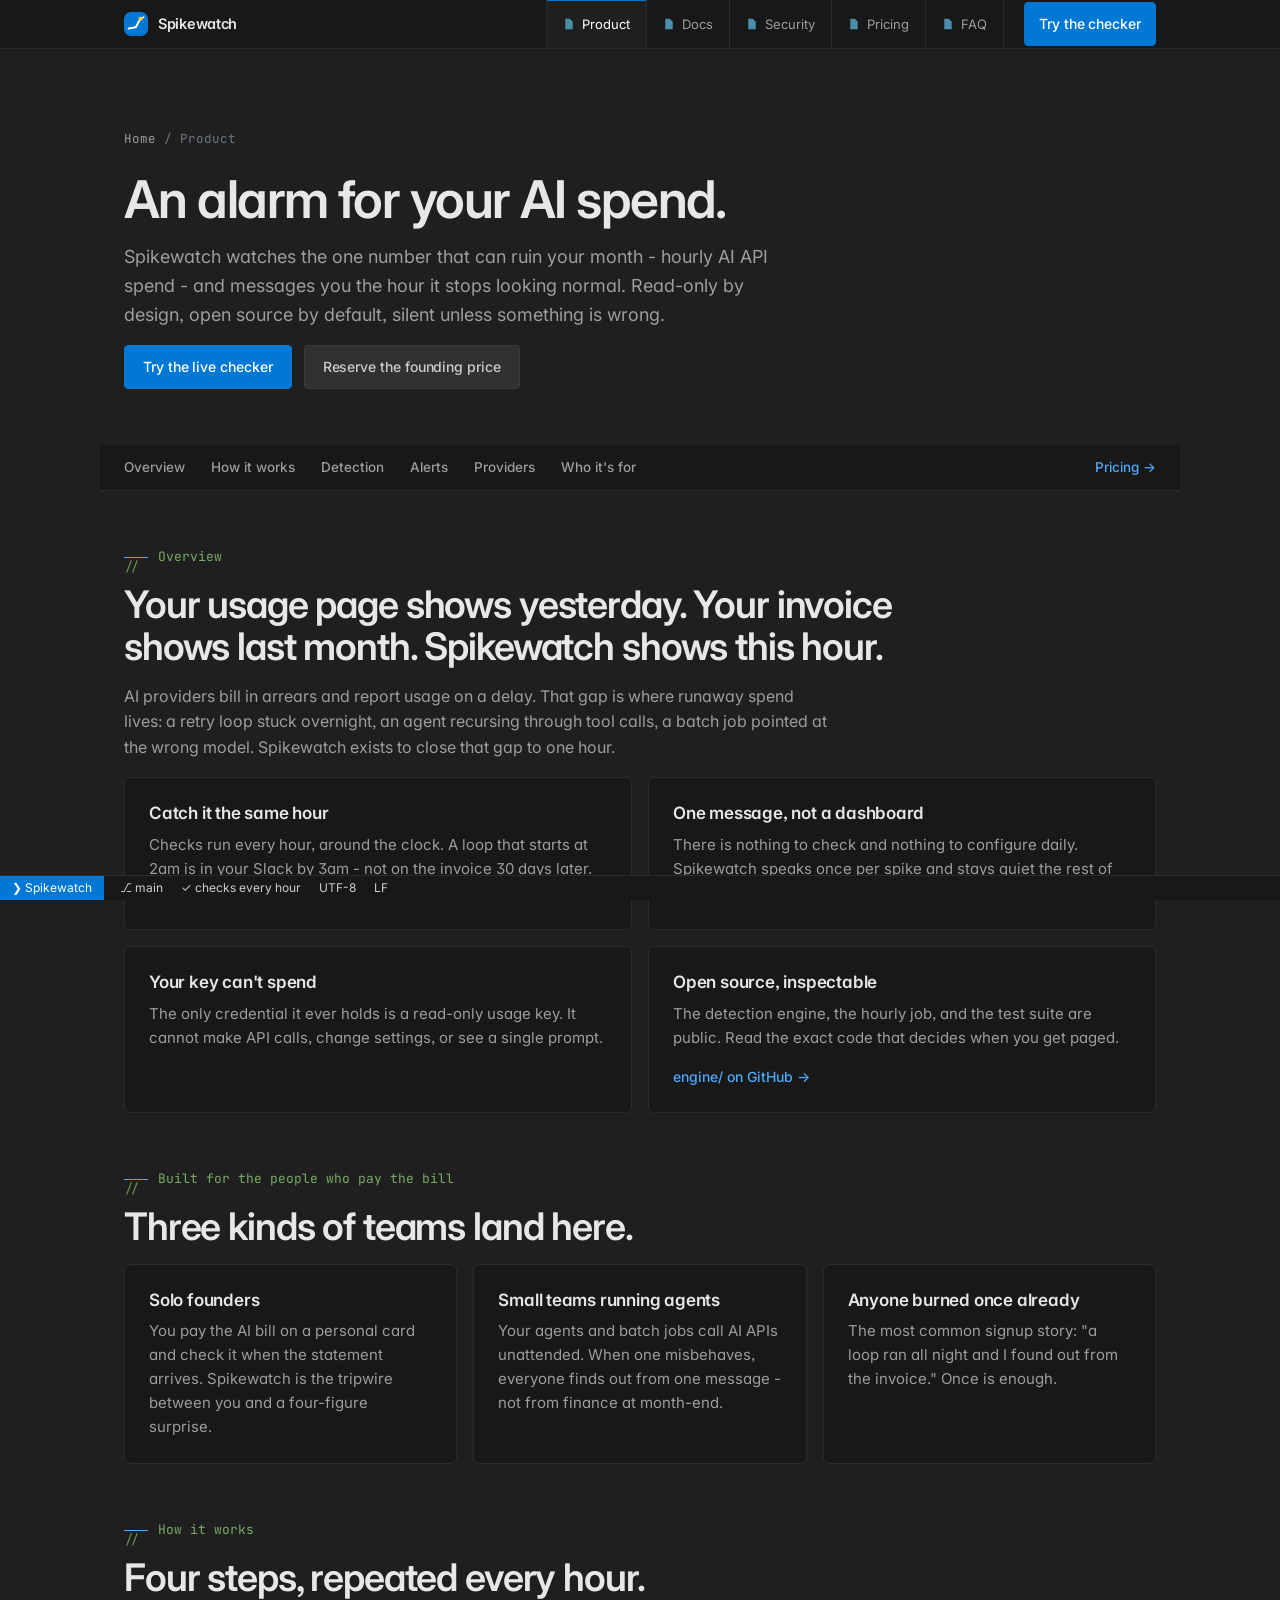
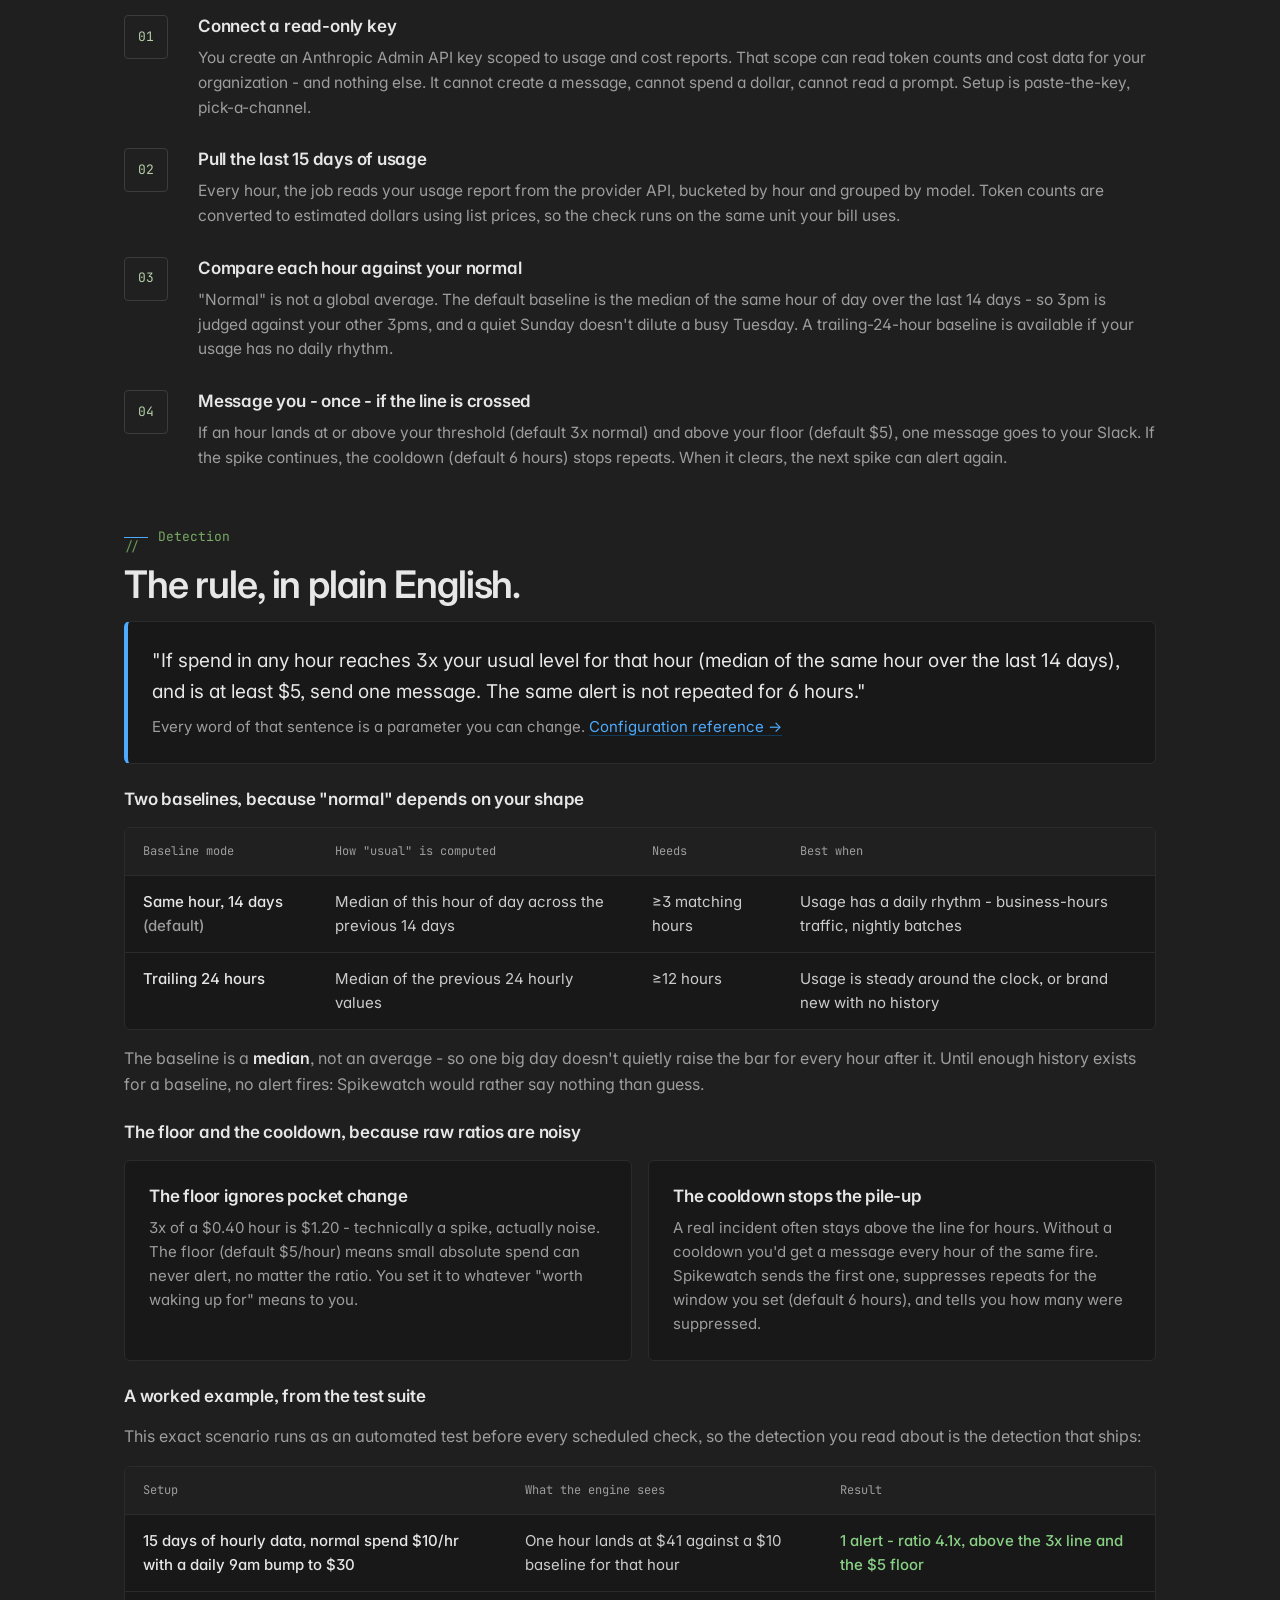
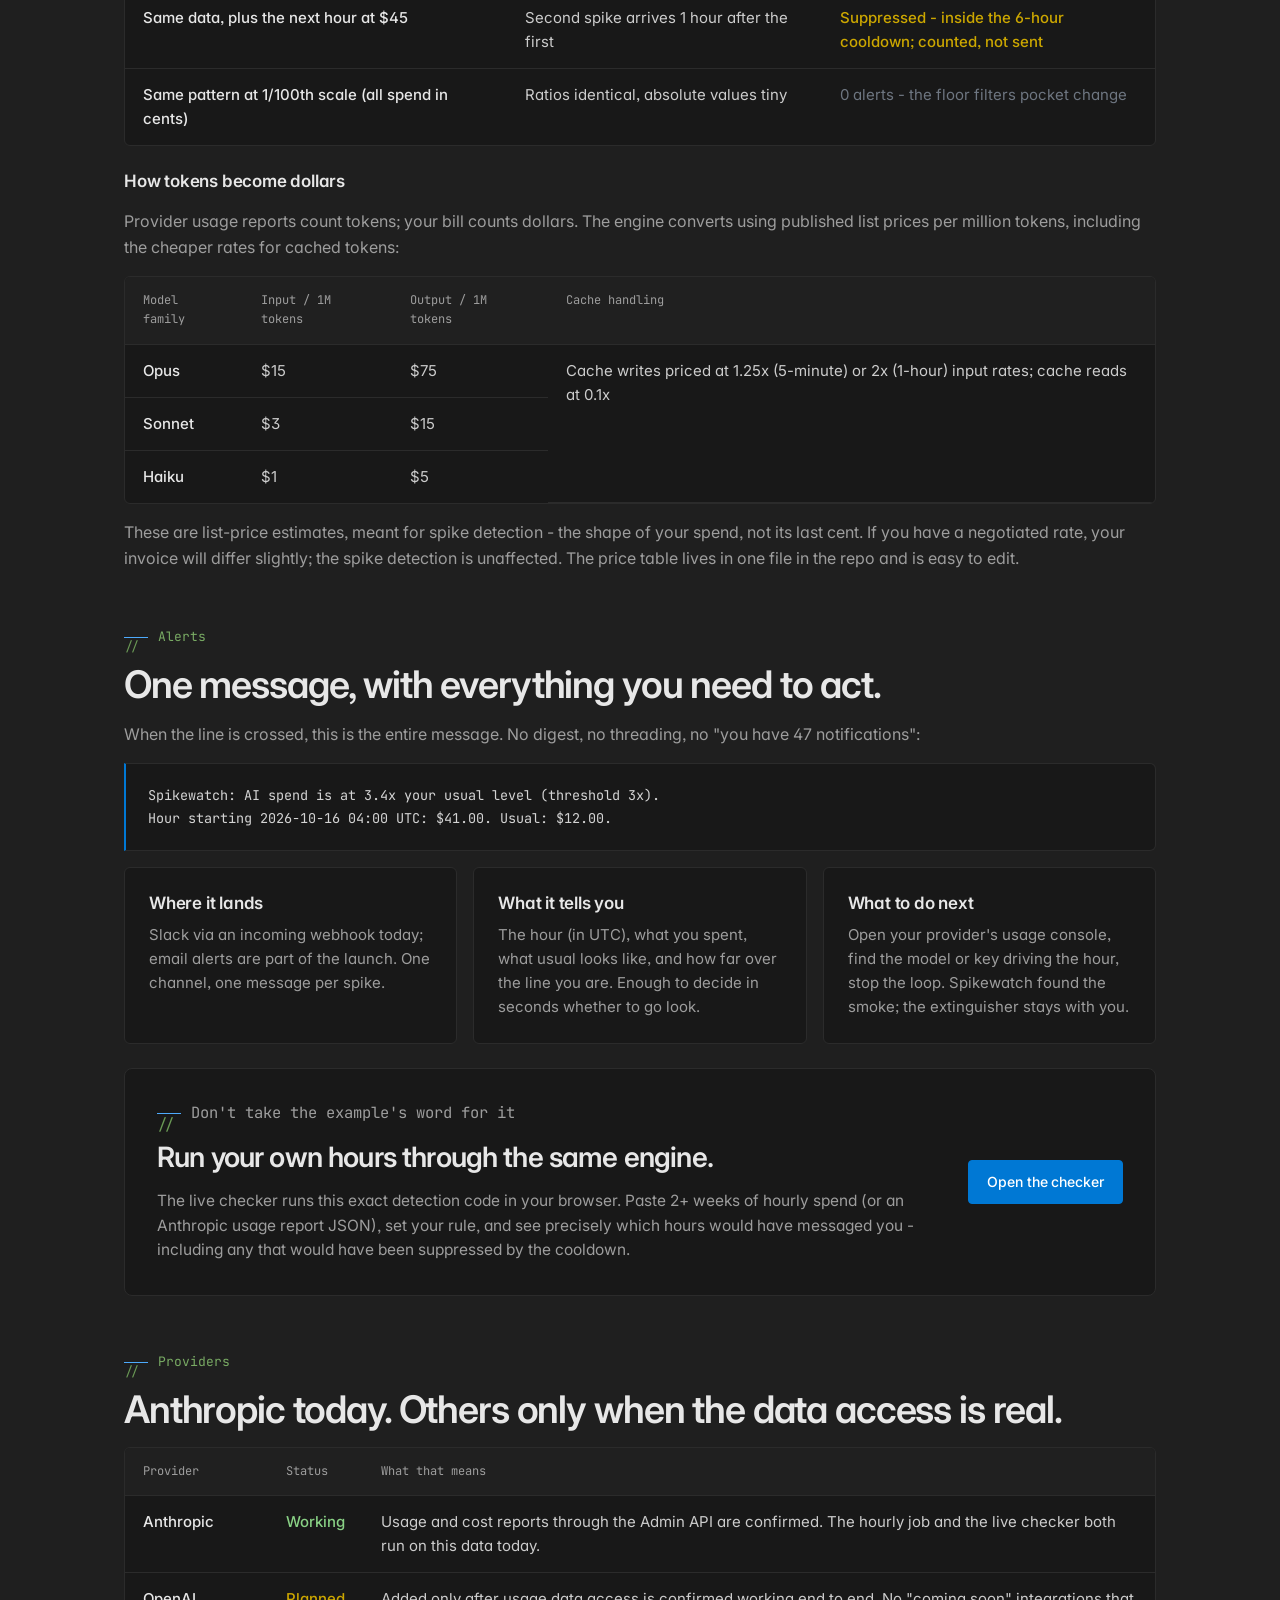
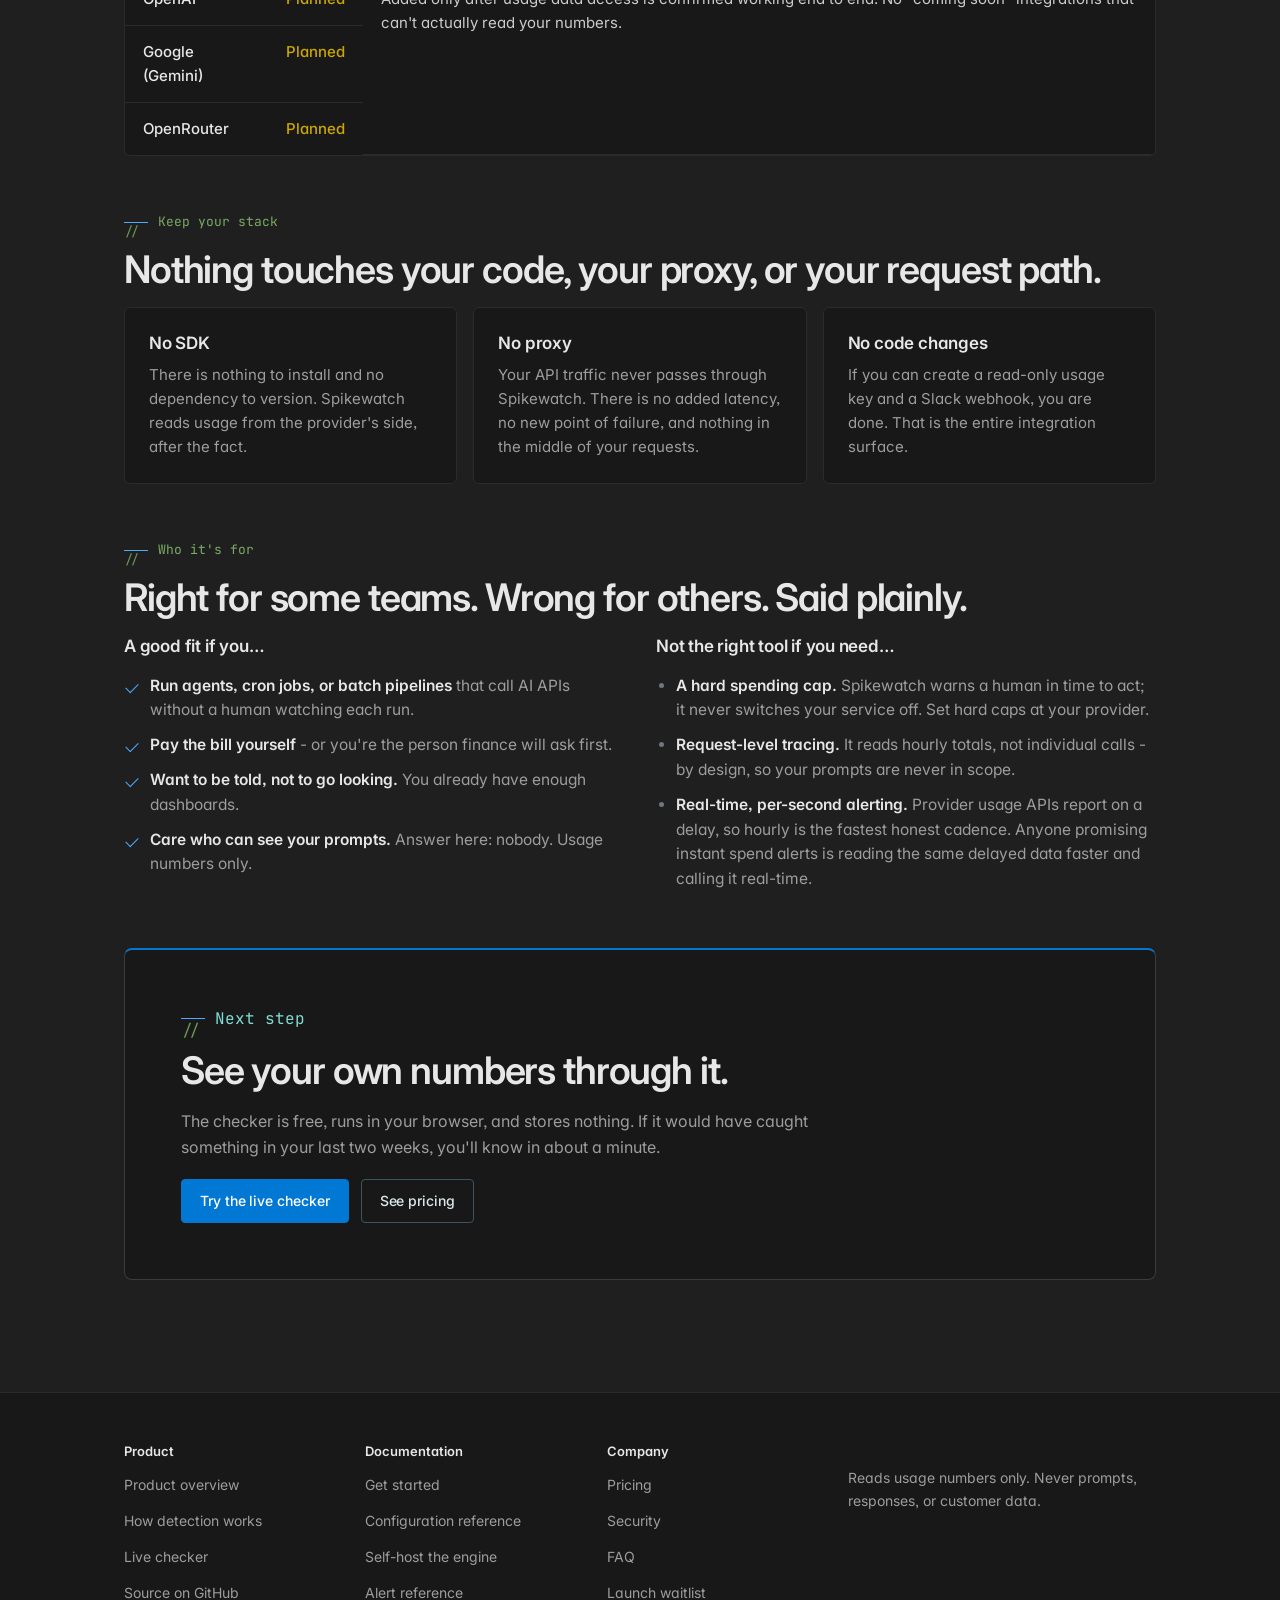
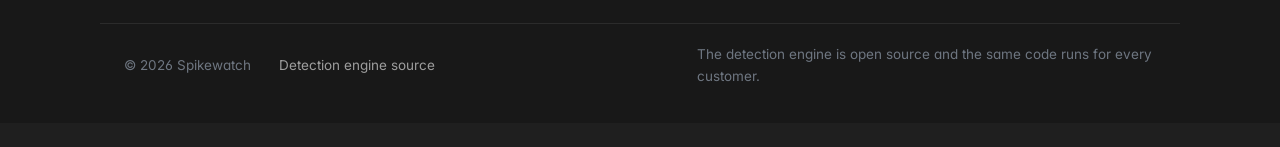
<file: product.html>
<!doctype html>
<html lang="en"><head><meta charset="utf-8"><meta name="viewport" content="width=device-width,initial-scale=1">
<script>(function(c,l,a,r,i,t,y){c[a]=c[a]||function(){(c[a].q=c[a].q||[]).push(arguments)};t=l.createElement(r);t.async=1;t.src="https://www.clarity.ms/tag/"+i;y=l.getElementsByTagName(r)[0];y.parentNode.insertBefore(t,y);})(window,document,"clarity","script","yyytszxnjq");</script>
<link rel="icon" href="data:image/svg+xml,%3Csvg xmlns='http://www.w3.org/2000/svg' viewBox='0 0 32 32'%3E%3Crect width='32' height='32' rx='7' fill='%230A766F'/%3E%3Cpolyline points='6,22 12,21 16,20 19,14 22,9 26,7' fill='none' stroke='white' stroke-width='2.5' stroke-linecap='round' stroke-linejoin='round'/%3E%3Ccircle cx='22' cy='9' r='2.6' fill='%23F2B24D'/%3E%3C/svg%3E">
<link rel="preconnect" href="https://fonts.googleapis.com">
<link rel="stylesheet" href="https://fonts.googleapis.com/css2?family=Inter:wght@400;500;600;700&family=JetBrains+Mono:wght@400;500&display=swap">
<title>Product - how Spikewatch detects AI spend spikes | Spikewatch</title>
<meta name="description" content="The full mechanics of Spikewatch: read-only usage access, baseline learning, the 3x rule, the floor and cooldown, the alert format, and the hourly job - all open source.">
<meta property="og:title" content="Spikewatch product - an alarm for your AI spend">
<meta property="og:description" content="Hourly AI spend spike alerts with an open-source detection engine. Read the full mechanics before you trust it.">
<meta property="og:type" content="website">
<meta property="og:url" content="https://spikewatch.live/product.html">
<meta name="twitter:card" content="summary">
<style>:root{
  --bg:#FFFFFF; --surface:#FFFFFF; --surface2:#FAFAF8; --ink:#131311; --muted:#6E6D66; --line:#E9E7E2; --edge:#131311;
  --accent:#0F766E; --accent-ink:#FFFFFF; --accent-soft:#F0F7F5;
  --alert:#B45309; --alert-bg:#FDF6EC;
  --code-bg:#171512; --code-ink:#EDEAE3; --green:#15803D;
  --display:'Inter','Segoe UI',Arial,sans-serif;
  --body:'Inter','Segoe UI',Arial,sans-serif;
  --mono:'JetBrains Mono',Consolas,monospace;
  color-scheme:light;
}
*{box-sizing:border-box}
html{scroll-behavior:smooth}
body{margin:0;color:var(--ink);font-family:var(--body);font-size:17px;line-height:1.62;background:var(--bg);-webkit-font-smoothing:antialiased;text-rendering:optimizeLegibility}
main{max-width:1080px;margin:0 auto;display:flex;flex-direction:column;gap:96px;padding-inline:24px;padding-block:32px 96px}
h1,h2,h3,h4{font-family:var(--display);text-wrap:balance;line-height:1.08;margin:0;color:var(--ink)}
h1{font-size:clamp(38px,5.6vw,62px);font-weight:600;letter-spacing:-.035em}
h2{font-size:clamp(26px,3.2vw,32px);font-weight:600;letter-spacing:-.025em}
h3{font-size:18px;font-weight:600;letter-spacing:-.01em}
h4{font-size:16px;font-weight:600}
p{margin:0}
a{color:var(--accent);text-decoration-thickness:1px;text-underline-offset:3px}
a:hover{color:#0B5B54}
section{scroll-margin-top:110px}
section[id],div[id]{scroll-margin-top:110px}
.eyebrow{display:flex;align-items:center;gap:12px;font-family:var(--mono);font-size:10.5px;font-weight:500;letter-spacing:.16em;text-transform:uppercase;color:var(--muted);margin:0}
.eyebrow::before{content:"";width:24px;height:1px;background:var(--accent);flex:none}
.lede{color:var(--muted);font-size:19px;line-height:1.6;max-width:36em}
.stack{display:flex;flex-direction:column;gap:18px}
.mut{color:var(--muted)}
.small{font-size:14px}
::selection{background:#CDEAE4}
/* nav */
.nav{position:sticky;top:0;z-index:20;background:rgba(255,255,255,.88);backdrop-filter:blur(12px);-webkit-backdrop-filter:blur(12px);border-bottom:1px solid var(--line)}
.nav-inner{max-width:1080px;margin:0 auto;padding:0 24px;height:60px;display:flex;align-items:center;gap:24px}
.brand{display:flex;align-items:center;gap:9px;font-family:var(--display);font-weight:700;font-size:16px;letter-spacing:-.02em;color:var(--ink);text-decoration:none;flex:none}
.brand svg{display:block;border-radius:6px}
.nav-links{display:flex;gap:4px;margin-left:auto;align-items:center}
.nav-links a{color:var(--muted);text-decoration:none;white-space:nowrap;font-size:13.5px;font-weight:500;padding:6px 10px;border-radius:6px;transition:color .15s,background .15s}
.nav-links a:hover{color:var(--ink);background:var(--surface2)}
.nav-links a.on{color:var(--ink);box-shadow:inset 0 -1.5px 0 var(--accent)}
.nav-cta{margin-left:10px}
@media (max-width:860px){
  .nav-inner{flex-wrap:wrap;gap:8px 14px;height:auto;padding:10px 16px 0}
  .nav-cta{margin-left:auto;margin-bottom:10px}
  .nav-links{order:3;width:100%;margin-left:0;overflow-x:auto;gap:2px;padding:2px 0 8px;scrollbar-width:none}
  .nav-links::-webkit-scrollbar{display:none}
}
/* buttons */
.btn{display:inline-block;font-family:var(--body);font-weight:600;font-size:14px;line-height:1;padding:13px 22px;border-radius:8px;text-decoration:none;border:1px solid transparent;white-space:nowrap;transition:background .15s,border-color .15s,color .15s}
.btn-primary{background:var(--ink);color:#fff}
.btn-primary:hover{background:#2B2A26;color:#fff}
.btn-ghost{border-color:var(--line);color:var(--ink);background:#fff}
.btn-ghost:hover{border-color:#C7C4BD;color:var(--ink)}
.btn-sm{padding:9px 15px;font-size:13px}
.cta-row{display:flex;gap:12px;flex-wrap:wrap;align-items:center}
/* breadcrumb */
.crumbs{font-family:var(--mono);font-size:11.5px;letter-spacing:.04em;color:var(--muted);display:flex;gap:8px;align-items:center;flex-wrap:wrap}
.crumbs a{color:var(--muted);text-decoration:none}
.crumbs a:hover{color:var(--accent)}
/* page header + tabs */
.pagehead{display:flex;flex-direction:column;gap:18px;padding-top:40px}
.pagehead h1{font-size:clamp(34px,4.6vw,52px)}
.tabs{position:sticky;top:60px;z-index:15;background:rgba(255,255,255,.9);backdrop-filter:blur(12px);border-bottom:1px solid var(--line);margin-inline:-24px;padding-inline:24px}
.tabs-inner{display:flex;gap:26px;overflow-x:auto;max-width:1080px;margin:0 auto;scrollbar-width:none}
.tabs-inner::-webkit-scrollbar{display:none}
.tabs a{flex:none;padding:14px 0;font-size:13px;font-weight:500;color:var(--muted);text-decoration:none;border-bottom:1.5px solid transparent;margin-bottom:-1px}
.tabs a:hover{color:var(--ink)}
.tabs a.cta{margin-left:auto;color:var(--accent)}
@media (max-width:860px){.tabs{top:108px}}
/* hero */
.hero{display:grid;grid-template-columns:1.05fr 1fr;gap:56px;align-items:center;padding-top:44px}
.hero>*{min-width:0}
.trust{display:flex;gap:8px 22px;flex-wrap:wrap;list-style:none;margin:8px 0 0;padding:0;font-size:13.5px;font-weight:500;color:var(--muted)}
.trust li{display:flex;align-items:center;gap:8px}
.trust li::before{content:"";width:11px;height:6px;border-left:1.5px solid var(--green);border-bottom:1.5px solid var(--green);transform:rotate(-45deg) translateY(-1px);flex:none}
.chart{background:#fff;border:1px solid var(--line);border-radius:16px;padding:20px;box-shadow:0 1px 2px rgba(19,19,17,.04),0 16px 40px -16px rgba(19,19,17,.12)}
.chart svg{display:block;width:100%;height:auto}
.alertline{margin-top:14px;display:grid;grid-template-columns:32px 1fr;gap:12px;align-items:start;background:#fff;border:1px solid var(--line);border-radius:12px;padding:14px 16px;box-shadow:0 1px 2px rgba(19,19,17,.04)}
.alertline b{font-size:0;width:32px;height:32px;border-radius:8px;background:var(--accent);display:flex;align-items:center;justify-content:center}
.alertline b::after{content:"S";font-family:var(--body);font-size:14px;font-weight:700;color:#fff}
.alertline span{font-size:13.5px;line-height:1.55;color:var(--ink)}
.alertline span::before{content:"Spikewatch · Slack";display:block;font-family:var(--mono);font-size:10px;font-weight:500;letter-spacing:.12em;text-transform:uppercase;color:var(--muted);margin-bottom:4px}
/* fact strip */
.facts{display:grid;grid-template-columns:repeat(4,1fr);gap:24px;border-block:1px solid var(--line);padding-block:28px}
.facts div{display:flex;flex-direction:column;gap:6px}
.facts b{font-family:var(--mono);font-size:21px;font-weight:500;letter-spacing:-.02em;color:var(--ink)}
.facts span{color:var(--muted);font-size:13.5px;line-height:1.5}
/* cards */
.cards3{display:grid;grid-template-columns:repeat(3,1fr);gap:20px}
.cards2{display:grid;grid-template-columns:1fr 1fr;gap:20px}
.card{background:#fff;border:1px solid var(--line);border-radius:12px;padding:24px;display:flex;flex-direction:column;gap:8px;box-shadow:0 1px 2px rgba(19,19,17,.03);transition:border-color .15s,box-shadow .15s}
.card:hover{border-color:#D6D3CB;box-shadow:0 6px 20px -6px rgba(19,19,17,.07)}
.card p{color:var(--muted);font-size:15px;line-height:1.6}
.card h3,.card h4{margin:0}
.card .more{margin-top:auto;padding-top:8px;font-size:13.5px;font-weight:600}
/* steps */
.steps{display:grid;grid-template-columns:repeat(3,1fr);gap:24px;list-style:none;margin:0;padding:0;counter-reset:step}
.steps li{min-width:0;border-top:1px solid var(--line);padding-top:16px;display:flex;flex-direction:column;gap:6px}
.steps strong{font-family:var(--display);font-size:17px;font-weight:600;letter-spacing:-.01em}
.steps span{color:var(--muted);font-size:15px}
/* numbered detail blocks */
.detail{display:grid;grid-template-columns:56px 1fr;gap:18px;align-items:start}
.detail .num{font-family:var(--mono);color:var(--accent);font-size:13px;border:1px solid var(--line);border-radius:8px;width:44px;height:44px;display:flex;align-items:center;justify-content:center;background:var(--surface2)}
.detail .body{display:flex;flex-direction:column;gap:8px}
.detail .body p{color:var(--muted);font-size:15.5px}
/* demo strip */
.demo{display:grid;grid-template-columns:1fr auto;gap:32px;align-items:center;background:var(--surface2);border:1px solid var(--line);border-radius:16px;padding:32px}
.demo p{color:var(--muted);font-size:15.5px}
.demo .btn{align-self:center}
/* tables */
table{border-collapse:collapse;width:100%;font-size:15px;background:#fff}
th,td{text-align:left;padding:13px 16px;border-bottom:1px solid var(--line);vertical-align:top}
tr:last-child td{border-bottom:none}
th{font-family:var(--mono);font-size:10.5px;letter-spacing:.1em;text-transform:uppercase;color:var(--muted);font-weight:500;background:var(--surface2)}
td:first-child{font-weight:600}
td code,li code,p code{font-size:.9em}
.yes{color:var(--green);font-weight:600}
.part{color:var(--alert);font-weight:600}
.no{color:var(--muted)}
.tw{overflow-x:auto;border:1px solid var(--line);border-radius:12px;background:#fff}
/* cols */
.cols{display:grid;grid-template-columns:1fr 1fr;gap:32px}
.cols>*{min-width:0}
ul.plain{margin:0;padding-left:20px;display:flex;flex-direction:column;gap:10px;color:var(--muted);font-size:15.5px}
ul.plain b{color:var(--ink)}
ul.check{margin:0;padding:0;list-style:none;display:flex;flex-direction:column;gap:10px;color:var(--muted);font-size:15.5px}
ul.check li{padding-left:26px;position:relative}
ul.check li::before{content:"";position:absolute;left:0;top:8px;width:13px;height:7px;border-left:2px solid var(--green);border-bottom:2px solid var(--green);transform:rotate(-45deg)}
ul.check b{color:var(--ink)}
/* code */
code{font-family:var(--mono);font-size:.85em;background:#F4F3EF;color:var(--ink);border-radius:6px;padding:2px 6px}
pre{background:var(--code-bg);color:var(--code-ink);border:none;border-radius:12px;padding:20px 22px;overflow-x:auto;font-family:var(--mono);font-size:13.5px;line-height:1.65;margin:0}
pre code{background:none;padding:0;font-size:inherit;color:inherit}
pre .c{color:#8A867C}
/* pricing */
.offer{background:#fff;border:1px solid var(--line);border-radius:16px;padding:36px;display:grid;grid-template-columns:auto 1fr;gap:40px;align-items:center;box-shadow:0 1px 2px rgba(19,19,17,.03),0 16px 40px -16px rgba(19,19,17,.1)}
.offer>*{min-width:0}
.price{font-family:var(--display);font-weight:700;font-size:clamp(52px,7vw,80px);line-height:1;letter-spacing:-.045em;color:var(--ink)}
.price small{font-family:var(--body);font-weight:400;font-size:19px;color:var(--muted);letter-spacing:0}
.founding{display:block;font-family:var(--mono);font-size:10.5px;letter-spacing:.14em;text-transform:uppercase;color:var(--alert);margin-bottom:8px}
.note{font-size:14px;color:var(--muted)}
/* faq */
.faq{display:flex;flex-direction:column;border-bottom:1px solid var(--line)}
.faq details{border-top:1px solid var(--line);padding:18px 4px}
.faq summary{font-family:var(--display);font-weight:600;font-size:16.5px;letter-spacing:-.01em;cursor:pointer;list-style:none;display:flex;justify-content:space-between;align-items:center;gap:12px}
.faq summary::after{content:"+";font-family:var(--mono);color:var(--muted);font-size:18px;flex:none;font-weight:400}
.faq details[open] summary::after{content:"–"}
.faq details p{margin-top:10px;color:var(--muted);font-size:15.5px}
/* CTA band */
.band{background:var(--ink);border-radius:18px;padding:52px;display:flex;flex-direction:column;gap:18px;align-items:flex-start}
.band h2{color:#fff}
.band p{color:#ADABA3;max-width:44em;font-size:16px}
.band .eyebrow{color:#8B8980}
.band .btn-primary{background:#fff;color:var(--ink)}
.band .btn-primary:hover{background:#E9E7E2}
.band .btn-ghost{background:transparent;color:#fff;border-color:rgba(255,255,255,.28)}
.band .btn-ghost:hover{border-color:rgba(255,255,255,.55);color:#fff}
/* docs layout */
.docgrid{display:grid;grid-template-columns:200px 1fr;gap:48px;align-items:start}
.docside{position:sticky;top:110px;display:flex;flex-direction:column;gap:1px}
.docside a{color:var(--muted);text-decoration:none;padding:6px 12px;border-left:1.5px solid var(--line);font-size:13px;font-weight:500}
.docside a:hover{color:var(--ink);border-left-color:var(--ink)}
.docside .sidehead{font-family:var(--mono);font-size:10px;letter-spacing:.14em;text-transform:uppercase;color:var(--muted);padding:12px 12px 6px}
.docbody{display:flex;flex-direction:column;gap:48px;min-width:0}
.docsec{display:flex;flex-direction:column;gap:14px}
.docsec p{color:var(--muted);font-size:15.5px}
.docsec ul.plain,.docsec ol.plain{color:var(--muted);font-size:15.5px}
ol.plain{margin:0;padding-left:22px;display:flex;flex-direction:column;gap:10px}
/* yes/no two-col */
.yesno{display:grid;grid-template-columns:1fr 1fr;gap:20px}
.yn-card{background:#fff;border:1px solid var(--line);border-radius:12px;padding:24px;display:flex;flex-direction:column;gap:10px}
.yn-card.never{border-top:2px solid var(--alert)}
.yn-card.can{border-top:2px solid var(--green)}
/* footer */
footer{border-top:1px solid var(--line);background:var(--surface2)}
.foot-cols{max-width:1080px;margin:0 auto;padding:44px 24px 12px;display:grid;grid-template-columns:repeat(3,minmax(0,1fr)) auto;gap:32px}
.foot-col{display:flex;flex-direction:column;gap:9px;font-size:14px}
.foot-col b{font-family:var(--mono);font-size:10px;letter-spacing:.14em;text-transform:uppercase;color:var(--muted);font-weight:500;margin-bottom:4px}
.foot-col a{color:var(--muted);text-decoration:none}
.foot-col a:hover{color:var(--ink)}
.foot-inner{max-width:1080px;margin:0 auto;padding:20px 24px 32px;display:flex;gap:8px 28px;flex-wrap:wrap;align-items:center;color:var(--muted);font-size:13.5px}
.foot-inner .right{margin-left:auto;max-width:34em}
@media (max-width:860px){
  main{gap:64px;padding-inline:18px}
  .hero,.cols,.steps,.cards3,.cards2,.offer,.demo,.yesno{grid-template-columns:1fr}
  .hero{gap:36px;padding-top:24px}
  .facts{grid-template-columns:1fr 1fr;gap:20px}
  .docgrid{grid-template-columns:1fr}
  .docside{position:static;flex-direction:row;flex-wrap:wrap;gap:4px 12px}
  .docside .sidehead{width:100%}
  .foot-cols{grid-template-columns:1fr 1fr}
  .demo .btn{justify-self:start}
  .tw table{font-size:14px}
  .tw th,.tw td{padding:10px 12px}
  .faq summary{font-size:16px}
  .band{padding:32px 24px}
  .tw.wide table{min-width:680px}
}
/* ui-pass: 44px targets, focus, overflow */
:focus-visible{outline:2px solid var(--accent);outline-offset:2px}
.nav-links a{display:inline-flex;align-items:center;min-height:44px;padding:0 12px}
.nav-inner>a:first-child{display:inline-flex;align-items:center;min-height:44px}
.nav-cta.btn,.btn{min-height:44px;display:inline-flex;align-items:center;justify-content:center}
.foot-col a{display:inline-flex;align-items:center;min-height:36px}
.foot-col{gap:0}
.foot-inner a{display:inline-flex;align-items:center;min-height:36px}
.tabs{max-width:100%;overflow-x:auto}
html,body{overflow-x:clip}
@media(prefers-reduced-motion:reduce){*{transition:none!important;animation:none!important;scroll-behavior:auto!important}}
.crumbs a{display:inline-flex;align-items:center;min-height:36px}
.docside a{display:flex;align-items:center;min-height:40px}
</style>
<link rel="stylesheet" href="/assets/site.css">
</head><body>
<nav class="nav"><div class="nav-inner">
<a class="brand" href="/"><svg width="24" height="24" viewBox="0 0 32 32" aria-hidden="true"><rect width="32" height="32" rx="7" fill="var(--accent)"/><polyline points="6,22 12,21 16,20 19,14 22,9 26,7" fill="none" stroke="var(--accent-ink)" stroke-width="2.5" stroke-linecap="round" stroke-linejoin="round"/><circle cx="22" cy="9" r="2.6" fill="var(--alert)"/></svg>Spikewatch</a>
<div class="nav-links">
<a class="on" href="/product.html">Product</a>
<a href="/docs.html">Docs</a>
<a href="/security.html">Security</a>
<a href="/pricing.html">Pricing</a>
<a href="/faq.html">FAQ</a>
</div>
<a class="btn btn-primary btn-sm nav-cta" href="/app/">Try the checker</a>
</div></nav>
<main style="gap:56px">
<div class="pagehead">
<nav class="crumbs" aria-label="Breadcrumb"><a href="/">Home</a><span>/</span><span>Product</span></nav>
<h1>An alarm for your AI spend.</h1>
<p class="lede">Spikewatch watches the one number that can ruin your month - hourly AI API spend - and messages you the hour it stops looking normal. Read-only by design, open source by default, silent unless something is wrong.</p>
<div class="cta-row">
<a class="btn btn-primary" href="/app/">Try the live checker</a>
<a class="btn btn-ghost" href="https://docs.google.com/forms/d/1lK39TgekgINDJVpIVqImyzUDlWx6z58S6so2qZZEIys/viewform">Reserve the founding price</a>
</div>
</div>

<div class="tabs"><div class="tabs-inner">
<a href="#overview">Overview</a>
<a href="#how">How it works</a>
<a href="#detection">Detection</a>
<a href="#alerts">Alerts</a>
<a href="#providers">Providers</a>
<a href="#who">Who it's for</a>
<a class="cta" href="/pricing.html">Pricing &rarr;</a>
</div></div>

<section class="stack" id="overview">
<p class="eyebrow">Overview</p>
<h2>Your usage page shows yesterday. Your invoice shows last month. Spikewatch shows this hour.</h2>
<p class="mut" style="max-width:44em">AI providers bill in arrears and report usage on a delay. That gap is where runaway spend lives: a retry loop stuck overnight, an agent recursing through tool calls, a batch job pointed at the wrong model. Spikewatch exists to close that gap to one hour.</p>
<div class="cards2">
<div class="card"><h3>Catch it the same hour</h3><p>Checks run every hour, around the clock. A loop that starts at 2am is in your Slack by 3am - not on the invoice 30 days later.</p></div>
<div class="card"><h3>One message, not a dashboard</h3><p>There is nothing to check and nothing to configure daily. Spikewatch speaks once per spike and stays quiet the rest of the time.</p></div>
<div class="card"><h3>Your key can't spend</h3><p>The only credential it ever holds is a read-only usage key. It cannot make API calls, change settings, or see a single prompt.</p></div>
<div class="card"><h3>Open source, inspectable</h3><p>The detection engine, the hourly job, and the test suite are public. Read the exact code that decides when you get paged.</p><a class="more" href="https://github.com/shantanupatil-debug/spikewatch/tree/main/engine">engine/ on GitHub &rarr;</a></div>
</div>
</section>

<section class="stack">
<p class="eyebrow">Built for the people who pay the bill</p>
<h2>Three kinds of teams land here.</h2>
<div class="cards3">
<div class="card"><h3>Solo founders</h3><p>You pay the AI bill on a personal card and check it when the statement arrives. Spikewatch is the tripwire between you and a four-figure surprise.</p></div>
<div class="card"><h3>Small teams running agents</h3><p>Your agents and batch jobs call AI APIs unattended. When one misbehaves, everyone finds out from one message - not from finance at month-end.</p></div>
<div class="card"><h3>Anyone burned once already</h3><p>The most common signup story: "a loop ran all night and I found out from the invoice." Once is enough.</p></div>
</div>
</section>

<section class="stack" id="how">
<p class="eyebrow">How it works</p>
<h2>Four steps, repeated every hour.</h2>
<div class="stack" style="gap:28px">
<div class="detail"><div class="num">01</div><div class="body">
<h3>Connect a read-only key</h3>
<p>You create an Anthropic Admin API key scoped to usage and cost reports. That scope can read token counts and cost data for your organization - and nothing else. It cannot create a message, cannot spend a dollar, cannot read a prompt. Setup is paste-the-key, pick-a-channel.</p>
</div></div>
<div class="detail"><div class="num">02</div><div class="body">
<h3>Pull the last 15 days of usage</h3>
<p>Every hour, the job reads your usage report from the provider API, bucketed by hour and grouped by model. Token counts are converted to estimated dollars using list prices, so the check runs on the same unit your bill uses.</p>
</div></div>
<div class="detail"><div class="num">03</div><div class="body">
<h3>Compare each hour against your normal</h3>
<p>"Normal" is not a global average. The default baseline is the median of the same hour of day over the last 14 days - so 3pm is judged against your other 3pms, and a quiet Sunday doesn't dilute a busy Tuesday. A trailing-24-hour baseline is available if your usage has no daily rhythm.</p>
</div></div>
<div class="detail"><div class="num">04</div><div class="body">
<h3>Message you - once - if the line is crossed</h3>
<p>If an hour lands at or above your threshold (default 3x normal) and above your floor (default $5), one message goes to your Slack. If the spike continues, the cooldown (default 6 hours) stops repeats. When it clears, the next spike can alert again.</p>
</div></div>
</div>
</section>

<section class="stack" id="detection">
<p class="eyebrow">Detection</p>
<h2>The rule, in plain English.</h2>
<div class="card" style="border-left:4px solid var(--accent)"><p style="color:var(--ink);font-size:19px">"If spend in any hour reaches 3x your usual level for that hour (median of the same hour over the last 14 days), and is at least $5, send one message. The same alert is not repeated for 6 hours."</p><p class="small mut" style="margin:0">Every word of that sentence is a parameter you can change. <a href="/docs.html#configuration">Configuration reference &rarr;</a></p></div>

<h3 style="padding-top:8px">Two baselines, because "normal" depends on your shape</h3>
<div class="tw"><table>
<tr><th>Baseline mode</th><th>How "usual" is computed</th><th>Needs</th><th>Best when</th></tr>
<tr><td>Same hour, 14 days <span class="mut">(default)</span></td><td>Median of this hour of day across the previous 14 days</td><td>&ge;3 matching hours</td><td>Usage has a daily rhythm - business-hours traffic, nightly batches</td></tr>
<tr><td>Trailing 24 hours</td><td>Median of the previous 24 hourly values</td><td>&ge;12 hours</td><td>Usage is steady around the clock, or brand new with no history</td></tr>
</table></div>
<p class="mut">The baseline is a <b>median</b>, not an average - so one big day doesn't quietly raise the bar for every hour after it. Until enough history exists for a baseline, no alert fires: Spikewatch would rather say nothing than guess.</p>

<h3 style="padding-top:8px">The floor and the cooldown, because raw ratios are noisy</h3>
<div class="cards2">
<div class="card"><h3>The floor ignores pocket change</h3><p>3x of a $0.40 hour is $1.20 - technically a spike, actually noise. The floor (default $5/hour) means small absolute spend can never alert, no matter the ratio. You set it to whatever "worth waking up for" means to you.</p></div>
<div class="card"><h3>The cooldown stops the pile-up</h3><p>A real incident often stays above the line for hours. Without a cooldown you'd get a message every hour of the same fire. Spikewatch sends the first one, suppresses repeats for the window you set (default 6 hours), and tells you how many were suppressed.</p></div>
</div>

<h3 style="padding-top:8px">A worked example, from the test suite</h3>
<p class="mut">This exact scenario runs as an automated test before every scheduled check, so the detection you read about is the detection that ships:</p>
<div class="tw"><table>
<tr><th>Setup</th><th>What the engine sees</th><th>Result</th></tr>
<tr><td>15 days of hourly data, normal spend $10/hr with a daily 9am bump to $30</td><td>One hour lands at $41 against a $10 baseline for that hour</td><td class="yes">1 alert - ratio 4.1x, above the 3x line and the $5 floor</td></tr>
<tr><td>Same data, plus the next hour at $45</td><td>Second spike arrives 1 hour after the first</td><td class="part">Suppressed - inside the 6-hour cooldown; counted, not sent</td></tr>
<tr><td>Same pattern at 1/100th scale (all spend in cents)</td><td>Ratios identical, absolute values tiny</td><td class="no">0 alerts - the floor filters pocket change</td></tr>
</table></div>

<h3 style="padding-top:8px">How tokens become dollars</h3>
<p class="mut">Provider usage reports count tokens; your bill counts dollars. The engine converts using published list prices per million tokens, including the cheaper rates for cached tokens:</p>
<div class="tw"><table>
<tr><th>Model family</th><th>Input / 1M tokens</th><th>Output / 1M tokens</th><th>Cache handling</th></tr>
<tr><td>Opus</td><td>$15</td><td>$75</td><td rowspan="3">Cache writes priced at 1.25x (5-minute) or 2x (1-hour) input rates; cache reads at 0.1x</td></tr>
<tr><td>Sonnet</td><td>$3</td><td>$15</td></tr>
<tr><td>Haiku</td><td>$1</td><td>$5</td></tr>
</table></div>
<p class="mut">These are list-price estimates, meant for spike detection - the shape of your spend, not its last cent. If you have a negotiated rate, your invoice will differ slightly; the spike detection is unaffected. The price table lives in one file in the repo and is easy to edit.</p>
</section>

<section class="stack" id="alerts">
<p class="eyebrow">Alerts</p>
<h2>One message, with everything you need to act.</h2>
<p class="mut">When the line is crossed, this is the entire message. No digest, no threading, no "you have 47 notifications":</p>
<pre><code>Spikewatch: AI spend is at 3.4x your usual level (threshold 3x).
Hour starting 2026-10-16 04:00 UTC: $41.00. Usual: $12.00.</code></pre>
<div class="cards3">
<div class="card"><h3>Where it lands</h3><p>Slack via an incoming webhook today; email alerts are part of the launch. One channel, one message per spike.</p></div>
<div class="card"><h3>What it tells you</h3><p>The hour (in UTC), what you spent, what usual looks like, and how far over the line you are. Enough to decide in seconds whether to go look.</p></div>
<div class="card"><h3>What to do next</h3><p>Open your provider's usage console, find the model or key driving the hour, stop the loop. Spikewatch found the smoke; the extinguisher stays with you.</p></div>
</div>
<div class="demo" style="margin-top:8px">
<div class="stack">
<p class="eyebrow">Don't take the example's word for it</p>
<h2 style="font-size:clamp(22px,3vw,28px)">Run your own hours through the same engine.</h2>
<p>The live checker runs this exact detection code in your browser. Paste 2+ weeks of hourly spend (or an Anthropic usage report JSON), set your rule, and see precisely which hours would have messaged you - including any that would have been suppressed by the cooldown.</p>
</div>
<a class="btn btn-primary" href="/app/">Open the checker</a>
</div>
</section>

<section class="stack" id="providers">
<p class="eyebrow">Providers</p>
<h2>Anthropic today. Others only when the data access is real.</h2>
<div class="tw"><table>
<tr><th>Provider</th><th>Status</th><th>What that means</th></tr>
<tr><td>Anthropic</td><td class="yes">Working</td><td>Usage and cost reports through the Admin API are confirmed. The hourly job and the live checker both run on this data today.</td></tr>
<tr><td>OpenAI</td><td class="part">Planned</td><td rowspan="3">Added only after usage data access is confirmed working end to end. No "coming soon" integrations that can't actually read your numbers.</td></tr>
<tr><td>Google (Gemini)</td><td class="part">Planned</td></tr>
<tr><td>OpenRouter</td><td class="part">Planned</td></tr>
</table></div>
</section>

<section class="stack">
<p class="eyebrow">Keep your stack</p>
<h2>Nothing touches your code, your proxy, or your request path.</h2>
<div class="cards3">
<div class="card"><h3>No SDK</h3><p>There is nothing to install and no dependency to version. Spikewatch reads usage from the provider's side, after the fact.</p></div>
<div class="card"><h3>No proxy</h3><p>Your API traffic never passes through Spikewatch. There is no added latency, no new point of failure, and nothing in the middle of your requests.</p></div>
<div class="card"><h3>No code changes</h3><p>If you can create a read-only usage key and a Slack webhook, you are done. That is the entire integration surface.</p></div>
</div>
</section>

<section class="stack" id="who">
<p class="eyebrow">Who it's for</p>
<h2>Right for some teams. Wrong for others. Said plainly.</h2>
<div class="cols">
<div class="stack">
<h3>A good fit if you&hellip;</h3>
<ul class="check">
<li><b>Run agents, cron jobs, or batch pipelines</b> that call AI APIs without a human watching each run.</li>
<li><b>Pay the bill yourself</b> - or you're the person finance will ask first.</li>
<li><b>Want to be told, not to go looking.</b> You already have enough dashboards.</li>
<li><b>Care who can see your prompts.</b> Answer here: nobody. Usage numbers only.</li>
</ul>
</div>
<div class="stack">
<h3>Not the right tool if you need&hellip;</h3>
<ul class="plain">
<li><b>A hard spending cap.</b> Spikewatch warns a human in time to act; it never switches your service off. Set hard caps at your provider.</li>
<li><b>Request-level tracing.</b> It reads hourly totals, not individual calls - by design, so your prompts are never in scope.</li>
<li><b>Real-time, per-second alerting.</b> Provider usage APIs report on a delay, so hourly is the fastest honest cadence. Anyone promising instant spend alerts is reading the same delayed data faster and calling it real-time.</li>
</ul>
</div>
</div>
</section>

<section class="band">
<p class="eyebrow" style="color:#7FDCD3">Next step</p>
<h2>See your own numbers through it.</h2>
<p>The checker is free, runs in your browser, and stores nothing. If it would have caught something in your last two weeks, you'll know in about a minute.</p>
<div class="cta-row">
<a class="btn btn-primary" href="/app/">Try the live checker</a>
<a class="btn btn-ghost" style="background:transparent;color:#DCE9EC;border-color:#3A5560" href="/pricing.html">See pricing</a>
</div>
</section>
</main>
<footer>
<div class="foot-cols">
<div class="foot-col"><b>Product</b>
<a href="/product.html">Product overview</a>
<a href="/product.html#detection">How detection works</a>
<a href="/app/">Live checker</a>
<a href="https://github.com/shantanupatil-debug/spikewatch">Source on GitHub</a>
</div>
<div class="foot-col"><b>Documentation</b>
<a href="/docs.html#get-started">Get started</a>
<a href="/docs.html#configuration">Configuration reference</a>
<a href="/docs.html#self-host">Self-host the engine</a>
<a href="/docs.html#alert-reference">Alert reference</a>
</div>
<div class="foot-col"><b>Company</b>
<a href="/pricing.html">Pricing</a>
<a href="/security.html">Security</a>
<a href="/faq.html">FAQ</a>
<a href="https://docs.google.com/forms/d/1lK39TgekgINDJVpIVqImyzUDlWx6z58S6so2qZZEIys/viewform">Launch waitlist</a>
</div>
<div class="foot-col"><b>&nbsp;</b><span class="mut small" style="max-width:22em">Reads usage numbers only. Never prompts, responses, or customer data.</span></div>
</div>
<div class="foot-inner">
<span>© 2026 Spikewatch</span>
<a href="https://github.com/shantanupatil-debug/spikewatch/tree/main/engine">Detection engine source</a>
<span class="right">The detection engine is open source and the same code runs for every customer.</span>
</div>
</footer>
</body></html>
</file>
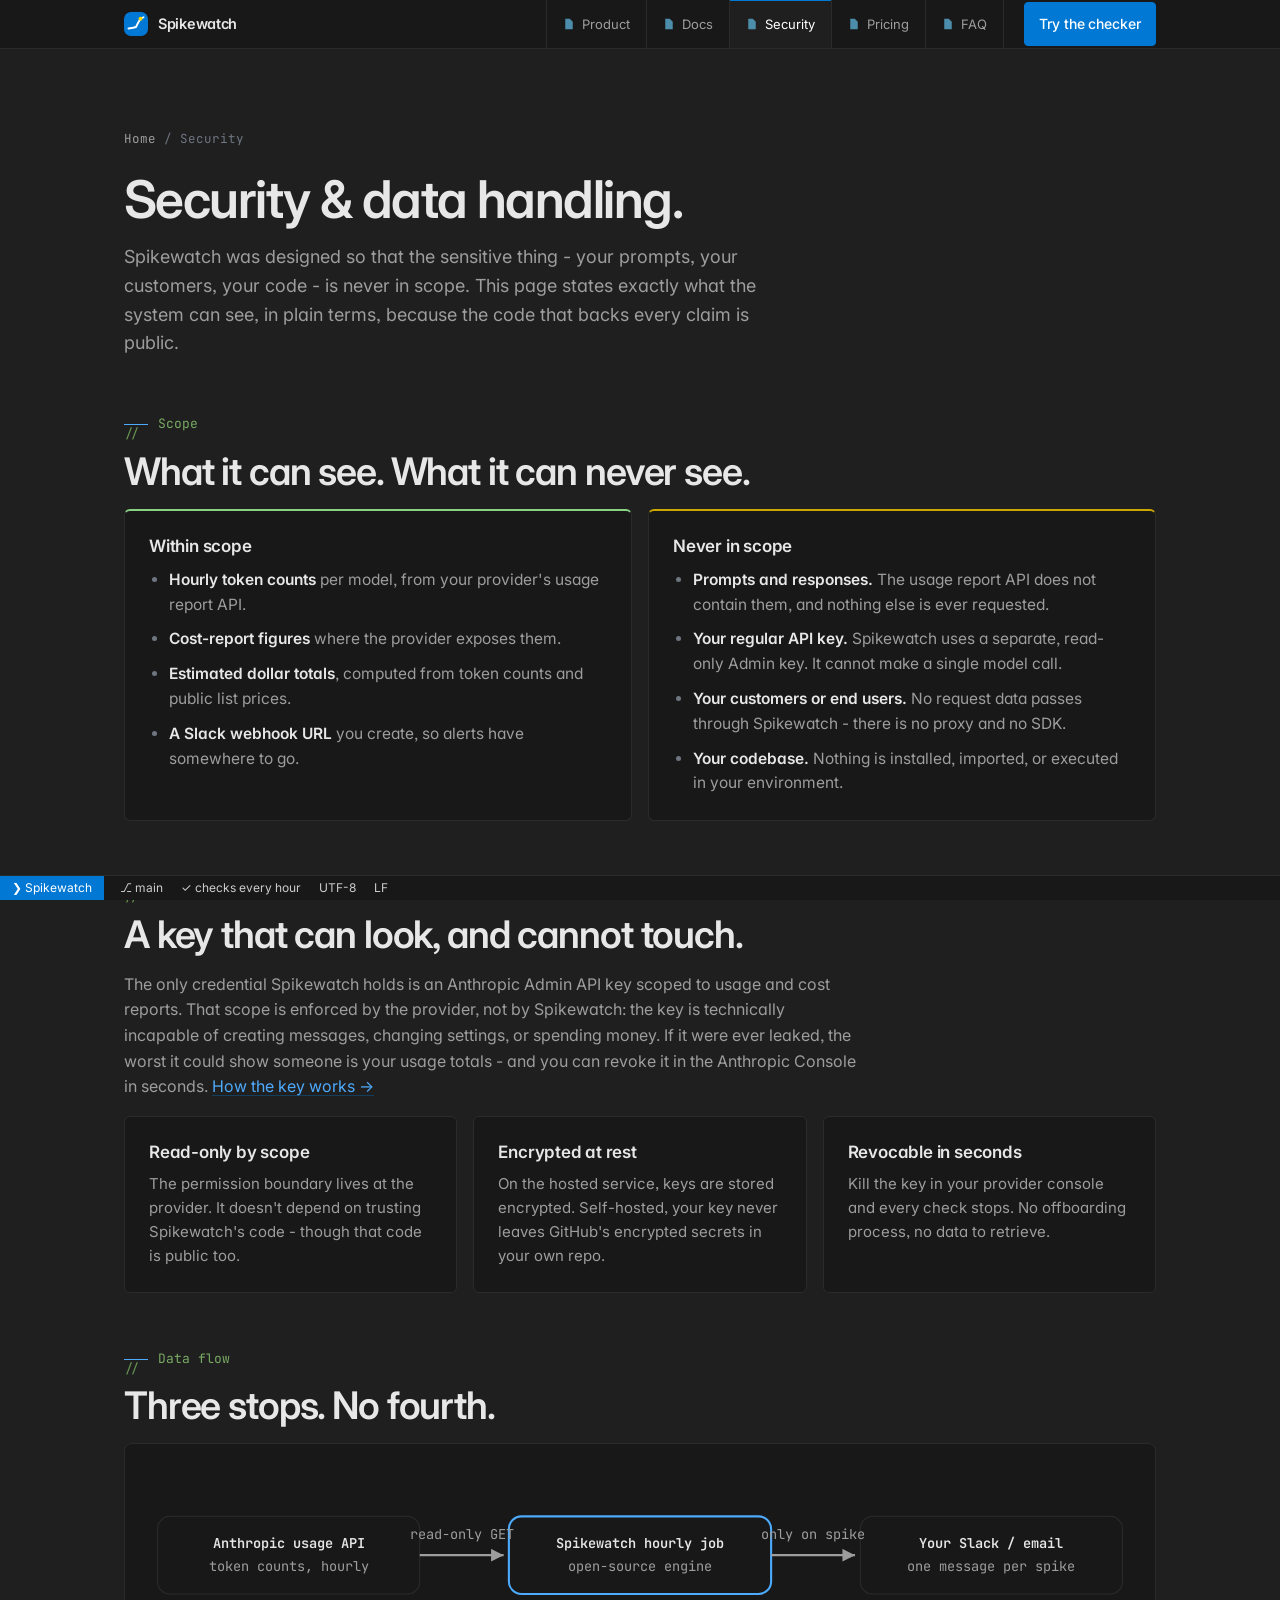
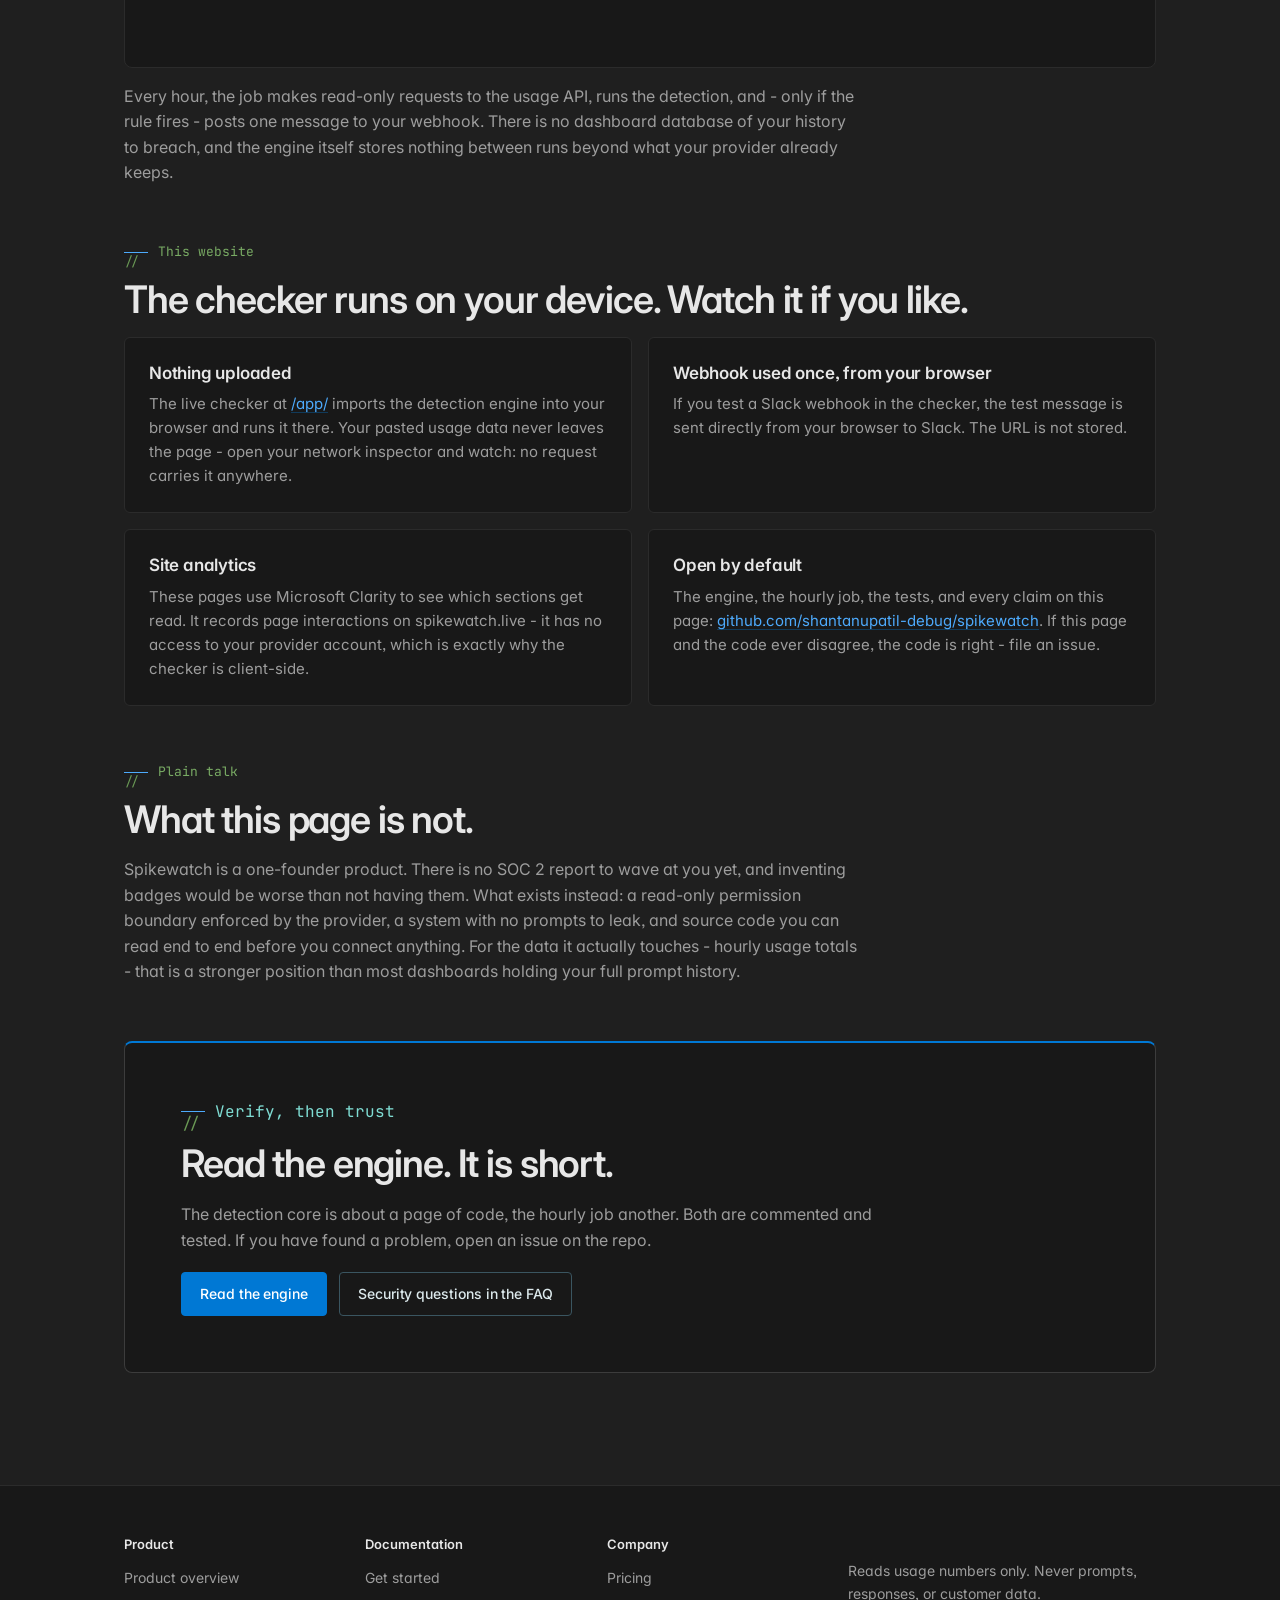
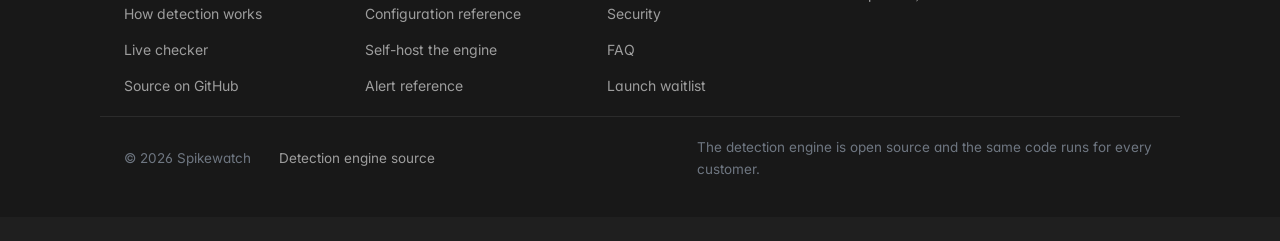
<file: security.html>
<!doctype html>
<html lang="en"><head><meta charset="utf-8"><meta name="viewport" content="width=device-width,initial-scale=1">
<script>(function(c,l,a,r,i,t,y){c[a]=c[a]||function(){(c[a].q=c[a].q||[]).push(arguments)};t=l.createElement(r);t.async=1;t.src="https://www.clarity.ms/tag/"+i;y=l.getElementsByTagName(r)[0];y.parentNode.insertBefore(t,y);})(window,document,"clarity","script","yyytszxnjq");</script>
<link rel="icon" href="data:image/svg+xml,%3Csvg xmlns='http://www.w3.org/2000/svg' viewBox='0 0 32 32'%3E%3Crect width='32' height='32' rx='7' fill='%230A766F'/%3E%3Cpolyline points='6,22 12,21 16,20 19,14 22,9 26,7' fill='none' stroke='white' stroke-width='2.5' stroke-linecap='round' stroke-linejoin='round'/%3E%3Ccircle cx='22' cy='9' r='2.6' fill='%23F2B24D'/%3E%3C/svg%3E">
<link rel="preconnect" href="https://fonts.googleapis.com">
<link rel="stylesheet" href="https://fonts.googleapis.com/css2?family=Inter:wght@400;500;600;700&family=JetBrains+Mono:wght@400;500&display=swap">
<title>Security and data handling | Spikewatch</title>
<meta name="description" content="What Spikewatch can and cannot see: read-only usage keys, no prompts or responses, encrypted key storage, an open-source engine, and a browser-side checker that uploads nothing.">
<meta property="og:title" content="Spikewatch security and data handling">
<meta property="og:description" content="Read-only by design. The key can see usage numbers and nothing else.">
<meta property="og:type" content="website">
<meta property="og:url" content="https://spikewatch.live/security.html">
<meta name="twitter:card" content="summary">
<style>:root{
  --bg:#FFFFFF; --surface:#FFFFFF; --surface2:#FAFAF8; --ink:#131311; --muted:#6E6D66; --line:#E9E7E2; --edge:#131311;
  --accent:#0F766E; --accent-ink:#FFFFFF; --accent-soft:#F0F7F5;
  --alert:#B45309; --alert-bg:#FDF6EC;
  --code-bg:#171512; --code-ink:#EDEAE3; --green:#15803D;
  --display:'Inter','Segoe UI',Arial,sans-serif;
  --body:'Inter','Segoe UI',Arial,sans-serif;
  --mono:'JetBrains Mono',Consolas,monospace;
  color-scheme:light;
}
*{box-sizing:border-box}
html{scroll-behavior:smooth}
body{margin:0;color:var(--ink);font-family:var(--body);font-size:17px;line-height:1.62;background:var(--bg);-webkit-font-smoothing:antialiased;text-rendering:optimizeLegibility}
main{max-width:1080px;margin:0 auto;display:flex;flex-direction:column;gap:96px;padding-inline:24px;padding-block:32px 96px}
h1,h2,h3,h4{font-family:var(--display);text-wrap:balance;line-height:1.08;margin:0;color:var(--ink)}
h1{font-size:clamp(38px,5.6vw,62px);font-weight:600;letter-spacing:-.035em}
h2{font-size:clamp(26px,3.2vw,32px);font-weight:600;letter-spacing:-.025em}
h3{font-size:18px;font-weight:600;letter-spacing:-.01em}
h4{font-size:16px;font-weight:600}
p{margin:0}
a{color:var(--accent);text-decoration-thickness:1px;text-underline-offset:3px}
a:hover{color:#0B5B54}
section{scroll-margin-top:110px}
section[id],div[id]{scroll-margin-top:110px}
.eyebrow{display:flex;align-items:center;gap:12px;font-family:var(--mono);font-size:10.5px;font-weight:500;letter-spacing:.16em;text-transform:uppercase;color:var(--muted);margin:0}
.eyebrow::before{content:"";width:24px;height:1px;background:var(--accent);flex:none}
.lede{color:var(--muted);font-size:19px;line-height:1.6;max-width:36em}
.stack{display:flex;flex-direction:column;gap:18px}
.mut{color:var(--muted)}
.small{font-size:14px}
::selection{background:#CDEAE4}
/* nav */
.nav{position:sticky;top:0;z-index:20;background:rgba(255,255,255,.88);backdrop-filter:blur(12px);-webkit-backdrop-filter:blur(12px);border-bottom:1px solid var(--line)}
.nav-inner{max-width:1080px;margin:0 auto;padding:0 24px;height:60px;display:flex;align-items:center;gap:24px}
.brand{display:flex;align-items:center;gap:9px;font-family:var(--display);font-weight:700;font-size:16px;letter-spacing:-.02em;color:var(--ink);text-decoration:none;flex:none}
.brand svg{display:block;border-radius:6px}
.nav-links{display:flex;gap:4px;margin-left:auto;align-items:center}
.nav-links a{color:var(--muted);text-decoration:none;white-space:nowrap;font-size:13.5px;font-weight:500;padding:6px 10px;border-radius:6px;transition:color .15s,background .15s}
.nav-links a:hover{color:var(--ink);background:var(--surface2)}
.nav-links a.on{color:var(--ink);box-shadow:inset 0 -1.5px 0 var(--accent)}
.nav-cta{margin-left:10px}
@media (max-width:860px){
  .nav-inner{flex-wrap:wrap;gap:8px 14px;height:auto;padding:10px 16px 0}
  .nav-cta{margin-left:auto;margin-bottom:10px}
  .nav-links{order:3;width:100%;margin-left:0;overflow-x:auto;gap:2px;padding:2px 0 8px;scrollbar-width:none}
  .nav-links::-webkit-scrollbar{display:none}
}
/* buttons */
.btn{display:inline-block;font-family:var(--body);font-weight:600;font-size:14px;line-height:1;padding:13px 22px;border-radius:8px;text-decoration:none;border:1px solid transparent;white-space:nowrap;transition:background .15s,border-color .15s,color .15s}
.btn-primary{background:var(--ink);color:#fff}
.btn-primary:hover{background:#2B2A26;color:#fff}
.btn-ghost{border-color:var(--line);color:var(--ink);background:#fff}
.btn-ghost:hover{border-color:#C7C4BD;color:var(--ink)}
.btn-sm{padding:9px 15px;font-size:13px}
.cta-row{display:flex;gap:12px;flex-wrap:wrap;align-items:center}
/* breadcrumb */
.crumbs{font-family:var(--mono);font-size:11.5px;letter-spacing:.04em;color:var(--muted);display:flex;gap:8px;align-items:center;flex-wrap:wrap}
.crumbs a{color:var(--muted);text-decoration:none}
.crumbs a:hover{color:var(--accent)}
/* page header + tabs */
.pagehead{display:flex;flex-direction:column;gap:18px;padding-top:40px}
.pagehead h1{font-size:clamp(34px,4.6vw,52px)}
.tabs{position:sticky;top:60px;z-index:15;background:rgba(255,255,255,.9);backdrop-filter:blur(12px);border-bottom:1px solid var(--line);margin-inline:-24px;padding-inline:24px}
.tabs-inner{display:flex;gap:26px;overflow-x:auto;max-width:1080px;margin:0 auto;scrollbar-width:none}
.tabs-inner::-webkit-scrollbar{display:none}
.tabs a{flex:none;padding:14px 0;font-size:13px;font-weight:500;color:var(--muted);text-decoration:none;border-bottom:1.5px solid transparent;margin-bottom:-1px}
.tabs a:hover{color:var(--ink)}
.tabs a.cta{margin-left:auto;color:var(--accent)}
@media (max-width:860px){.tabs{top:108px}}
/* hero */
.hero{display:grid;grid-template-columns:1.05fr 1fr;gap:56px;align-items:center;padding-top:44px}
.hero>*{min-width:0}
.trust{display:flex;gap:8px 22px;flex-wrap:wrap;list-style:none;margin:8px 0 0;padding:0;font-size:13.5px;font-weight:500;color:var(--muted)}
.trust li{display:flex;align-items:center;gap:8px}
.trust li::before{content:"";width:11px;height:6px;border-left:1.5px solid var(--green);border-bottom:1.5px solid var(--green);transform:rotate(-45deg) translateY(-1px);flex:none}
.chart{background:#fff;border:1px solid var(--line);border-radius:16px;padding:20px;box-shadow:0 1px 2px rgba(19,19,17,.04),0 16px 40px -16px rgba(19,19,17,.12)}
.chart svg{display:block;width:100%;height:auto}
.alertline{margin-top:14px;display:grid;grid-template-columns:32px 1fr;gap:12px;align-items:start;background:#fff;border:1px solid var(--line);border-radius:12px;padding:14px 16px;box-shadow:0 1px 2px rgba(19,19,17,.04)}
.alertline b{font-size:0;width:32px;height:32px;border-radius:8px;background:var(--accent);display:flex;align-items:center;justify-content:center}
.alertline b::after{content:"S";font-family:var(--body);font-size:14px;font-weight:700;color:#fff}
.alertline span{font-size:13.5px;line-height:1.55;color:var(--ink)}
.alertline span::before{content:"Spikewatch · Slack";display:block;font-family:var(--mono);font-size:10px;font-weight:500;letter-spacing:.12em;text-transform:uppercase;color:var(--muted);margin-bottom:4px}
/* fact strip */
.facts{display:grid;grid-template-columns:repeat(4,1fr);gap:24px;border-block:1px solid var(--line);padding-block:28px}
.facts div{display:flex;flex-direction:column;gap:6px}
.facts b{font-family:var(--mono);font-size:21px;font-weight:500;letter-spacing:-.02em;color:var(--ink)}
.facts span{color:var(--muted);font-size:13.5px;line-height:1.5}
/* cards */
.cards3{display:grid;grid-template-columns:repeat(3,1fr);gap:20px}
.cards2{display:grid;grid-template-columns:1fr 1fr;gap:20px}
.card{background:#fff;border:1px solid var(--line);border-radius:12px;padding:24px;display:flex;flex-direction:column;gap:8px;box-shadow:0 1px 2px rgba(19,19,17,.03);transition:border-color .15s,box-shadow .15s}
.card:hover{border-color:#D6D3CB;box-shadow:0 6px 20px -6px rgba(19,19,17,.07)}
.card p{color:var(--muted);font-size:15px;line-height:1.6}
.card h3,.card h4{margin:0}
.card .more{margin-top:auto;padding-top:8px;font-size:13.5px;font-weight:600}
/* steps */
.steps{display:grid;grid-template-columns:repeat(3,1fr);gap:24px;list-style:none;margin:0;padding:0;counter-reset:step}
.steps li{min-width:0;border-top:1px solid var(--line);padding-top:16px;display:flex;flex-direction:column;gap:6px}
.steps strong{font-family:var(--display);font-size:17px;font-weight:600;letter-spacing:-.01em}
.steps span{color:var(--muted);font-size:15px}
/* numbered detail blocks */
.detail{display:grid;grid-template-columns:56px 1fr;gap:18px;align-items:start}
.detail .num{font-family:var(--mono);color:var(--accent);font-size:13px;border:1px solid var(--line);border-radius:8px;width:44px;height:44px;display:flex;align-items:center;justify-content:center;background:var(--surface2)}
.detail .body{display:flex;flex-direction:column;gap:8px}
.detail .body p{color:var(--muted);font-size:15.5px}
/* demo strip */
.demo{display:grid;grid-template-columns:1fr auto;gap:32px;align-items:center;background:var(--surface2);border:1px solid var(--line);border-radius:16px;padding:32px}
.demo p{color:var(--muted);font-size:15.5px}
.demo .btn{align-self:center}
/* tables */
table{border-collapse:collapse;width:100%;font-size:15px;background:#fff}
th,td{text-align:left;padding:13px 16px;border-bottom:1px solid var(--line);vertical-align:top}
tr:last-child td{border-bottom:none}
th{font-family:var(--mono);font-size:10.5px;letter-spacing:.1em;text-transform:uppercase;color:var(--muted);font-weight:500;background:var(--surface2)}
td:first-child{font-weight:600}
td code,li code,p code{font-size:.9em}
.yes{color:var(--green);font-weight:600}
.part{color:var(--alert);font-weight:600}
.no{color:var(--muted)}
.tw{overflow-x:auto;border:1px solid var(--line);border-radius:12px;background:#fff}
/* cols */
.cols{display:grid;grid-template-columns:1fr 1fr;gap:32px}
.cols>*{min-width:0}
ul.plain{margin:0;padding-left:20px;display:flex;flex-direction:column;gap:10px;color:var(--muted);font-size:15.5px}
ul.plain b{color:var(--ink)}
ul.check{margin:0;padding:0;list-style:none;display:flex;flex-direction:column;gap:10px;color:var(--muted);font-size:15.5px}
ul.check li{padding-left:26px;position:relative}
ul.check li::before{content:"";position:absolute;left:0;top:8px;width:13px;height:7px;border-left:2px solid var(--green);border-bottom:2px solid var(--green);transform:rotate(-45deg)}
ul.check b{color:var(--ink)}
/* code */
code{font-family:var(--mono);font-size:.85em;background:#F4F3EF;color:var(--ink);border-radius:6px;padding:2px 6px}
pre{background:var(--code-bg);color:var(--code-ink);border:none;border-radius:12px;padding:20px 22px;overflow-x:auto;font-family:var(--mono);font-size:13.5px;line-height:1.65;margin:0}
pre code{background:none;padding:0;font-size:inherit;color:inherit}
pre .c{color:#8A867C}
/* pricing */
.offer{background:#fff;border:1px solid var(--line);border-radius:16px;padding:36px;display:grid;grid-template-columns:auto 1fr;gap:40px;align-items:center;box-shadow:0 1px 2px rgba(19,19,17,.03),0 16px 40px -16px rgba(19,19,17,.1)}
.offer>*{min-width:0}
.price{font-family:var(--display);font-weight:700;font-size:clamp(52px,7vw,80px);line-height:1;letter-spacing:-.045em;color:var(--ink)}
.price small{font-family:var(--body);font-weight:400;font-size:19px;color:var(--muted);letter-spacing:0}
.founding{display:block;font-family:var(--mono);font-size:10.5px;letter-spacing:.14em;text-transform:uppercase;color:var(--alert);margin-bottom:8px}
.note{font-size:14px;color:var(--muted)}
/* faq */
.faq{display:flex;flex-direction:column;border-bottom:1px solid var(--line)}
.faq details{border-top:1px solid var(--line);padding:18px 4px}
.faq summary{font-family:var(--display);font-weight:600;font-size:16.5px;letter-spacing:-.01em;cursor:pointer;list-style:none;display:flex;justify-content:space-between;align-items:center;gap:12px}
.faq summary::after{content:"+";font-family:var(--mono);color:var(--muted);font-size:18px;flex:none;font-weight:400}
.faq details[open] summary::after{content:"–"}
.faq details p{margin-top:10px;color:var(--muted);font-size:15.5px}
/* CTA band */
.band{background:var(--ink);border-radius:18px;padding:52px;display:flex;flex-direction:column;gap:18px;align-items:flex-start}
.band h2{color:#fff}
.band p{color:#ADABA3;max-width:44em;font-size:16px}
.band .eyebrow{color:#8B8980}
.band .btn-primary{background:#fff;color:var(--ink)}
.band .btn-primary:hover{background:#E9E7E2}
.band .btn-ghost{background:transparent;color:#fff;border-color:rgba(255,255,255,.28)}
.band .btn-ghost:hover{border-color:rgba(255,255,255,.55);color:#fff}
/* docs layout */
.docgrid{display:grid;grid-template-columns:200px 1fr;gap:48px;align-items:start}
.docside{position:sticky;top:110px;display:flex;flex-direction:column;gap:1px}
.docside a{color:var(--muted);text-decoration:none;padding:6px 12px;border-left:1.5px solid var(--line);font-size:13px;font-weight:500}
.docside a:hover{color:var(--ink);border-left-color:var(--ink)}
.docside .sidehead{font-family:var(--mono);font-size:10px;letter-spacing:.14em;text-transform:uppercase;color:var(--muted);padding:12px 12px 6px}
.docbody{display:flex;flex-direction:column;gap:48px;min-width:0}
.docsec{display:flex;flex-direction:column;gap:14px}
.docsec p{color:var(--muted);font-size:15.5px}
.docsec ul.plain,.docsec ol.plain{color:var(--muted);font-size:15.5px}
ol.plain{margin:0;padding-left:22px;display:flex;flex-direction:column;gap:10px}
/* yes/no two-col */
.yesno{display:grid;grid-template-columns:1fr 1fr;gap:20px}
.yn-card{background:#fff;border:1px solid var(--line);border-radius:12px;padding:24px;display:flex;flex-direction:column;gap:10px}
.yn-card.never{border-top:2px solid var(--alert)}
.yn-card.can{border-top:2px solid var(--green)}
/* footer */
footer{border-top:1px solid var(--line);background:var(--surface2)}
.foot-cols{max-width:1080px;margin:0 auto;padding:44px 24px 12px;display:grid;grid-template-columns:repeat(3,minmax(0,1fr)) auto;gap:32px}
.foot-col{display:flex;flex-direction:column;gap:9px;font-size:14px}
.foot-col b{font-family:var(--mono);font-size:10px;letter-spacing:.14em;text-transform:uppercase;color:var(--muted);font-weight:500;margin-bottom:4px}
.foot-col a{color:var(--muted);text-decoration:none}
.foot-col a:hover{color:var(--ink)}
.foot-inner{max-width:1080px;margin:0 auto;padding:20px 24px 32px;display:flex;gap:8px 28px;flex-wrap:wrap;align-items:center;color:var(--muted);font-size:13.5px}
.foot-inner .right{margin-left:auto;max-width:34em}
@media (max-width:860px){
  main{gap:64px;padding-inline:18px}
  .hero,.cols,.steps,.cards3,.cards2,.offer,.demo,.yesno{grid-template-columns:1fr}
  .hero{gap:36px;padding-top:24px}
  .facts{grid-template-columns:1fr 1fr;gap:20px}
  .docgrid{grid-template-columns:1fr}
  .docside{position:static;flex-direction:row;flex-wrap:wrap;gap:4px 12px}
  .docside .sidehead{width:100%}
  .foot-cols{grid-template-columns:1fr 1fr}
  .demo .btn{justify-self:start}
  .tw table{font-size:14px}
  .tw th,.tw td{padding:10px 12px}
  .faq summary{font-size:16px}
  .band{padding:32px 24px}
  .tw.wide table{min-width:680px}
}
/* ui-pass: 44px targets, focus, overflow */
:focus-visible{outline:2px solid var(--accent);outline-offset:2px}
.nav-links a{display:inline-flex;align-items:center;min-height:44px;padding:0 12px}
.nav-inner>a:first-child{display:inline-flex;align-items:center;min-height:44px}
.nav-cta.btn,.btn{min-height:44px;display:inline-flex;align-items:center;justify-content:center}
.foot-col a{display:inline-flex;align-items:center;min-height:36px}
.foot-col{gap:0}
.foot-inner a{display:inline-flex;align-items:center;min-height:36px}
.tabs{max-width:100%;overflow-x:auto}
html,body{overflow-x:clip}
@media(prefers-reduced-motion:reduce){*{transition:none!important;animation:none!important;scroll-behavior:auto!important}}
.crumbs a{display:inline-flex;align-items:center;min-height:36px}
.docside a{display:flex;align-items:center;min-height:40px}
</style>
<link rel="stylesheet" href="/assets/site.css">
</head><body>
<nav class="nav"><div class="nav-inner">
<a class="brand" href="/"><svg width="24" height="24" viewBox="0 0 32 32" aria-hidden="true"><rect width="32" height="32" rx="7" fill="var(--accent)"/><polyline points="6,22 12,21 16,20 19,14 22,9 26,7" fill="none" stroke="var(--accent-ink)" stroke-width="2.5" stroke-linecap="round" stroke-linejoin="round"/><circle cx="22" cy="9" r="2.6" fill="var(--alert)"/></svg>Spikewatch</a>
<div class="nav-links">
<a href="/product.html">Product</a>
<a href="/docs.html">Docs</a>
<a class="on" href="/security.html">Security</a>
<a href="/pricing.html">Pricing</a>
<a href="/faq.html">FAQ</a>
</div>
<a class="btn btn-primary btn-sm nav-cta" href="/app/">Try the checker</a>
</div></nav>
<main style="gap:56px">
<div class="pagehead">
<nav class="crumbs" aria-label="Breadcrumb"><a href="/">Home</a><span>/</span><span>Security</span></nav>
<h1>Security &amp; data handling.</h1>
<p class="lede">Spikewatch was designed so that the sensitive thing - your prompts, your customers, your code - is never in scope. This page states exactly what the system can see, in plain terms, because the code that backs every claim is public.</p>
</div>

<section class="stack">
<p class="eyebrow">Scope</p>
<h2>What it can see. What it can never see.</h2>
<div class="yesno">
<div class="yn-card can">
<h3>Within scope</h3>
<ul class="plain">
<li><b>Hourly token counts</b> per model, from your provider's usage report API.</li>
<li><b>Cost-report figures</b> where the provider exposes them.</li>
<li><b>Estimated dollar totals</b>, computed from token counts and public list prices.</li>
<li><b>A Slack webhook URL</b> you create, so alerts have somewhere to go.</li>
</ul>
</div>
<div class="yn-card never">
<h3>Never in scope</h3>
<ul class="plain">
<li><b>Prompts and responses.</b> The usage report API does not contain them, and nothing else is ever requested.</li>
<li><b>Your regular API key.</b> Spikewatch uses a separate, read-only Admin key. It cannot make a single model call.</li>
<li><b>Your customers or end users.</b> No request data passes through Spikewatch - there is no proxy and no SDK.</li>
<li><b>Your codebase.</b> Nothing is installed, imported, or executed in your environment.</li>
</ul>
</div>
</div>
</section>

<section class="stack">
<p class="eyebrow">The key</p>
<h2>A key that can look, and cannot touch.</h2>
<p class="mut" style="max-width:46em">The only credential Spikewatch holds is an Anthropic Admin API key scoped to usage and cost reports. That scope is enforced by the provider, not by Spikewatch: the key is technically incapable of creating messages, changing settings, or spending money. If it were ever leaked, the worst it could show someone is your usage totals - and you can revoke it in the Anthropic Console in seconds. <a href="/docs.html#the-key">How the key works &rarr;</a></p>
<div class="cards3">
<div class="card"><h3>Read-only by scope</h3><p>The permission boundary lives at the provider. It doesn't depend on trusting Spikewatch's code - though that code is public too.</p></div>
<div class="card"><h3>Encrypted at rest</h3><p>On the hosted service, keys are stored encrypted. Self-hosted, your key never leaves GitHub's encrypted secrets in your own repo.</p></div>
<div class="card"><h3>Revocable in seconds</h3><p>Kill the key in your provider console and every check stops. No offboarding process, no data to retrieve.</p></div>
</div>
</section>

<section class="stack">
<p class="eyebrow">Data flow</p>
<h2>Three stops. No fourth.</h2>
<div class="chart" style="padding:22px">
<svg viewBox="0 0 940 170" role="img" aria-label="Data flows from the Anthropic usage API to the hourly Spikewatch job to your Slack channel. Nothing else is connected.">
<g font-family="JetBrains Mono, monospace" font-size="13">
<rect x="10" y="48" width="250" height="74" rx="12" fill="var(--surface)" stroke="var(--line)"/>
<text x="135" y="78" text-anchor="middle" fill="var(--ink)" font-weight="600">Anthropic usage API</text>
<text x="135" y="100" text-anchor="middle" fill="var(--muted)">token counts, hourly</text>
<rect x="345" y="48" width="250" height="74" rx="12" fill="var(--surface)" stroke="var(--accent)" stroke-width="2"/>
<text x="470" y="78" text-anchor="middle" fill="var(--ink)" font-weight="600">Spikewatch hourly job</text>
<text x="470" y="100" text-anchor="middle" fill="var(--muted)">open-source engine</text>
<rect x="680" y="48" width="250" height="74" rx="12" fill="var(--surface)" stroke="var(--line)"/>
<text x="805" y="78" text-anchor="middle" fill="var(--ink)" font-weight="600">Your Slack / email</text>
<text x="805" y="100" text-anchor="middle" fill="var(--muted)">one message per spike</text>
<line x1="260" y1="85" x2="340" y2="85" stroke="var(--muted)" stroke-width="2" marker-end="url(#ah)"/>
<line x1="595" y1="85" x2="675" y2="85" stroke="var(--muted)" stroke-width="2" marker-end="url(#ah)"/>
<defs><marker id="ah" markerWidth="8" markerHeight="8" refX="6" refY="3" orient="auto"><path d="M0,0 L6,3 L0,6 Z" fill="var(--muted)"/></marker></defs>
<text x="300" y="70" text-anchor="middle" fill="var(--muted)">read-only GET</text>
<text x="635" y="70" text-anchor="middle" fill="var(--muted)">only on spike</text>
</g>
</svg>
</div>
<p class="mut" style="max-width:46em">Every hour, the job makes read-only requests to the usage API, runs the detection, and - only if the rule fires - posts one message to your webhook. There is no dashboard database of your history to breach, and the engine itself stores nothing between runs beyond what your provider already keeps.</p>
</section>

<section class="stack">
<p class="eyebrow">This website</p>
<h2>The checker runs on your device. Watch it if you like.</h2>
<div class="cards2">
<div class="card"><h3>Nothing uploaded</h3><p>The live checker at <a href="/app/">/app/</a> imports the detection engine into your browser and runs it there. Your pasted usage data never leaves the page - open your network inspector and watch: no request carries it anywhere.</p></div>
<div class="card"><h3>Webhook used once, from your browser</h3><p>If you test a Slack webhook in the checker, the test message is sent directly from your browser to Slack. The URL is not stored.</p></div>
<div class="card"><h3>Site analytics</h3><p>These pages use Microsoft Clarity to see which sections get read. It records page interactions on spikewatch.live - it has no access to your provider account, which is exactly why the checker is client-side.</p></div>
<div class="card"><h3>Open by default</h3><p>The engine, the hourly job, the tests, and every claim on this page: <a href="https://github.com/shantanupatil-debug/spikewatch">github.com/shantanupatil-debug/spikewatch</a>. If this page and the code ever disagree, the code is right - file an issue.</p></div>
</div>
</section>

<section class="stack">
<p class="eyebrow">Plain talk</p>
<h2>What this page is not.</h2>
<p class="mut" style="max-width:46em">Spikewatch is a one-founder product. There is no SOC 2 report to wave at you yet, and inventing badges would be worse than not having them. What exists instead: a read-only permission boundary enforced by the provider, a system with no prompts to leak, and source code you can read end to end before you connect anything. For the data it actually touches - hourly usage totals - that is a stronger position than most dashboards holding your full prompt history.</p>
</section>

<section class="band">
<p class="eyebrow" style="color:#7FDCD3">Verify, then trust</p>
<h2>Read the engine. It is short.</h2>
<p>The detection core is about a page of code, the hourly job another. Both are commented and tested. If you have found a problem, open an issue on the repo.</p>
<div class="cta-row">
<a class="btn btn-primary" href="https://github.com/shantanupatil-debug/spikewatch/tree/main/engine">Read the engine</a>
<a class="btn btn-ghost" style="background:transparent;color:#DCE9EC;border-color:#3A5560" href="/faq.html">Security questions in the FAQ</a>
</div>
</section>
</main>
<footer>
<div class="foot-cols">
<div class="foot-col"><b>Product</b>
<a href="/product.html">Product overview</a>
<a href="/product.html#detection">How detection works</a>
<a href="/app/">Live checker</a>
<a href="https://github.com/shantanupatil-debug/spikewatch">Source on GitHub</a>
</div>
<div class="foot-col"><b>Documentation</b>
<a href="/docs.html#get-started">Get started</a>
<a href="/docs.html#configuration">Configuration reference</a>
<a href="/docs.html#self-host">Self-host the engine</a>
<a href="/docs.html#alert-reference">Alert reference</a>
</div>
<div class="foot-col"><b>Company</b>
<a href="/pricing.html">Pricing</a>
<a class="on" href="/security.html">Security</a>
<a href="/faq.html">FAQ</a>
<a href="https://docs.google.com/forms/d/1lK39TgekgINDJVpIVqImyzUDlWx6z58S6so2qZZEIys/viewform">Launch waitlist</a>
</div>
<div class="foot-col"><b>&nbsp;</b><span class="mut small" style="max-width:22em">Reads usage numbers only. Never prompts, responses, or customer data.</span></div>
</div>
<div class="foot-inner">
<span>© 2026 Spikewatch</span>
<a href="https://github.com/shantanupatil-debug/spikewatch/tree/main/engine">Detection engine source</a>
<span class="right">The detection engine is open source and the same code runs for every customer.</span>
</div>
</footer>
</body></html>
</file>
<file: assets/site.css>
/* Spikewatch design system v2: dark instrument panel.
   One canvas, hairline borders instead of shadows, one accent (teal), amber reserved for spikes. */
:root{
  /* VS Code Dark Modern (UI) + Dark+ (syntax), values from microsoft/vscode theme-defaults */
  --bg:#1F1F1F;--surface:#181818;--surface2:#202020;--raise:#2B2B2B;
  --ink:#E7E7E7;--ink2:#CCCCCC;--muted:#9D9D9D;--faint:#6E7681;
  --line:#2B2B2B;--line2:#3C3C3C;--edge:#3C3C3C;
  --accent:#4DAAFC;--accent-strong:#0078D4;--accent-ink:#FFFFFF;--accent-soft:rgba(0,120,212,.16);--accent-line:rgba(0,120,212,.55);
  --alert:#CCA700;--alert-bg:rgba(204,167,0,.10);--alert-line:rgba(204,167,0,.40);
  --green:#89D185;--red:#F14C4C;
  --syn-kw:#569CD6;--syn-str:#CE9178;--syn-fn:#DCDCAA;--syn-type:#4EC9B0;--syn-var:#9CDCFE;--syn-num:#B5CEA8;--syn-cmt:#6A9955;--syn-ctl:#C586C0;
  --code-bg:#181818;--code-ink:#D4D4D4;
  --display:'Inter',system-ui,'Segoe UI',Arial,sans-serif;
  --body:'Inter',system-ui,'Segoe UI',Arial,sans-serif;
  --sans:var(--body);
  --mono:'JetBrains Mono',Consolas,'Courier New',monospace;
  --r-sm:4px;--r:6px;--r-lg:8px;
  color-scheme:dark;
}
*{box-sizing:border-box}
html{scroll-behavior:smooth;-webkit-text-size-adjust:100%;background:var(--bg);overflow-x:clip}
body{margin:0;color:var(--ink2);font-family:var(--body);font-size:16px;line-height:1.6;background:var(--bg);
  font-feature-settings:"cv11","ss01","ss03";-webkit-font-smoothing:antialiased;-moz-osx-font-smoothing:grayscale;text-rendering:optimizeLegibility;overflow-x:clip}
::selection{background:#264F78;color:#fff}
h1,h2,h3,h4{font-family:var(--display);color:var(--ink);margin:0;text-wrap:balance}
h1{font-size:clamp(36px,5.4vw,60px);font-weight:600;letter-spacing:-.042em;line-height:1.04}
h2{font-size:clamp(26px,3.4vw,38px);font-weight:600;letter-spacing:-.032em;line-height:1.1}
h3{font-size:17px;font-weight:600;letter-spacing:-.012em;line-height:1.35}
h4{font-size:15px;font-weight:600}
p{margin:0}
b,strong{color:var(--ink);font-weight:600}
a{color:var(--accent);text-decoration:none;transition:color .15s}
a:hover{color:#7CC1FF}
p a,li a,td a{text-decoration:underline;text-decoration-color:rgba(0,120,212,.35);text-underline-offset:3px}
p a:hover,li a:hover,td a:hover{text-decoration-color:currentColor}
:focus-visible{outline:2px solid var(--accent);outline-offset:3px;border-radius:6px}
section,section[id],div[id]{scroll-margin-top:110px}
.mut{color:var(--muted)}
.small{font-size:14px}
.lede{color:var(--muted);font-size:18px;line-height:1.6;max-width:36em}
.stack{display:flex;flex-direction:column;gap:16px}
/* section label: quiet, single accent, no uppercase noise */
.eyebrow{display:flex;align-items:center;gap:8px;font-family:var(--body);font-size:13.5px;font-weight:500;letter-spacing:0;text-transform:none;color:var(--accent);margin:0}
.eyebrow::before{content:none;display:none}
/* layout shell for content pages */
main{max-width:1080px;margin:0 auto;display:flex;flex-direction:column;gap:112px;padding-inline:24px;padding-block:24px 112px}
@media (max-width:860px){main{gap:72px;padding-inline:16px}}

/* ---------- nav ---------- */
.nav{position:sticky;top:0;z-index:30;background:rgba(8,9,10,.72);backdrop-filter:saturate(160%) blur(14px);-webkit-backdrop-filter:saturate(160%) blur(14px);border-bottom:1px solid var(--line)}
.nav-inner{max-width:1080px;margin:0 auto;padding:0 24px;min-height:60px;height:auto;display:flex;align-items:center;gap:20px}
.brand{display:inline-flex;align-items:center;gap:10px;min-height:44px;font-family:var(--display);font-weight:600;font-size:15.5px;letter-spacing:-.02em;color:var(--ink);text-decoration:none;flex:none}
.brand:hover{color:var(--ink)}
.brand svg{display:block;border-radius:7px}
.nav-links{display:flex;gap:2px;margin-left:auto;align-items:center}
.nav-links a{display:inline-flex;align-items:center;min-height:44px;padding:0 12px;color:var(--muted);text-decoration:none;white-space:nowrap;font-size:14px;font-weight:500;border-radius:8px;box-shadow:none;transition:color .15s,background .15s}
.nav-links a:hover{color:var(--ink);background:rgba(255,255,255,.04)}
.nav-links a.on,.nav-links a[aria-current=page]{color:var(--ink);box-shadow:none;background:rgba(255,255,255,.06)}
.nav-cta{margin-left:8px}
@media (max-width:860px){
  .nav-inner{flex-wrap:wrap;gap:0 12px;padding:8px 16px 0}
  .nav-cta{margin-left:auto;margin-bottom:0}
  .nav-links{order:3;width:100%;margin-left:-12px;overflow-x:auto;gap:0;padding:0 0 4px;scrollbar-width:none}
  .nav-links::-webkit-scrollbar{display:none}
}

/* ---------- buttons ---------- */
.btn{display:inline-flex;align-items:center;justify-content:center;gap:8px;min-height:44px;padding:0 18px;border-radius:10px;font-family:var(--body);font-weight:500;font-size:14.5px;line-height:1;letter-spacing:-.005em;text-decoration:none;border:1px solid transparent;white-space:nowrap;cursor:pointer;box-shadow:none;transition:background .15s,border-color .15s,color .15s,transform .1s}
.btn:active{transform:translateY(1px)}
.btn-primary{background:#EDEFF0;color:#08090A;border-color:#EDEFF0;box-shadow:0 0 0 1px rgba(255,255,255,.06),0 8px 24px -10px rgba(0,120,212,.45)}
.btn-primary:hover{background:#FFFFFF;border-color:#fff;color:#08090A}
.btn-ghost{background:rgba(255,255,255,.03);color:var(--ink);border-color:var(--line2)}
.btn-ghost:hover{background:rgba(255,255,255,.07);border-color:rgba(255,255,255,.22);color:var(--ink)}
.btn-sm{min-height:44px;padding:0 14px;font-size:14px}
.btn-lg{min-height:50px;padding:0 24px;font-size:15.5px;border-radius:12px}
.cta-row{display:flex;gap:12px;flex-wrap:wrap;align-items:center}

/* ---------- breadcrumb, page head, tabs ---------- */
.crumbs{font-family:var(--body);font-size:13px;letter-spacing:0;color:var(--faint);display:flex;gap:8px;align-items:center;flex-wrap:wrap}
.crumbs a{display:inline-flex;align-items:center;min-height:36px;color:var(--muted);text-decoration:none}
.crumbs a:hover{color:var(--ink)}
.pagehead{display:flex;flex-direction:column;gap:16px;padding-top:48px;max-width:760px}
.pagehead h1{font-size:clamp(34px,4.8vw,52px)}
.tabs{position:sticky;top:60px;z-index:15;background:rgba(8,9,10,.78);backdrop-filter:blur(14px);-webkit-backdrop-filter:blur(14px);border-bottom:1px solid var(--line);margin-inline:-24px;padding-inline:24px;max-width:none;overflow-x:auto}
.tabs-inner{display:flex;gap:26px;overflow-x:auto;max-width:1080px;margin:0 auto;scrollbar-width:none}
.tabs-inner::-webkit-scrollbar{display:none}
.tabs a{flex:none;display:inline-flex;align-items:center;min-height:46px;padding:0;font-size:13.5px;font-weight:500;color:var(--muted);text-decoration:none;border-bottom:1.5px solid transparent;margin-bottom:-1px}
.tabs a:hover{color:var(--ink);border-bottom-color:var(--line2)}
.tabs a.cta{margin-left:auto;color:var(--accent)}
@media (max-width:860px){.tabs{top:104px;margin-inline:-16px;padding-inline:16px}}

/* ---------- content-page hero (product) ---------- */
.hero{display:grid;grid-template-columns:1.05fr 1fr;gap:56px;align-items:center;padding-top:48px}
.hero>*{min-width:0}
.trust{display:flex;gap:8px 22px;flex-wrap:wrap;list-style:none;margin:8px 0 0;padding:0;font-size:13.5px;font-weight:500;color:var(--muted)}
.trust li{display:flex;align-items:center;gap:8px}
.trust li::before{content:"";width:10px;height:5px;border-left:1.5px solid var(--accent);border-bottom:1.5px solid var(--accent);transform:rotate(-45deg) translateY(-1px);flex:none}
.chart{background:linear-gradient(180deg,rgba(255,255,255,.035),rgba(255,255,255,.01));border:1px solid var(--line);border-radius:var(--r-lg);padding:20px;box-shadow:0 30px 80px -40px rgba(0,0,0,.8)}
.chart svg{display:block;width:100%;height:auto}
.alertline{margin-top:14px;display:grid;grid-template-columns:32px 1fr;gap:12px;align-items:start;background:var(--alert-bg);border:1px solid var(--alert-line);border-radius:var(--r);padding:14px 16px;box-shadow:none}
.alertline b{font-size:0;width:32px;height:32px;border-radius:8px;background:var(--alert);display:flex;align-items:center;justify-content:center}
.alertline b::after{content:"S";font-family:var(--body);font-size:14px;font-weight:700;color:#1A1204}
.alertline span{font-size:13.5px;line-height:1.55;color:var(--ink2)}
.alertline span::before{content:"Spikewatch · Slack";display:block;font-family:var(--body);font-size:12px;font-weight:500;letter-spacing:0;text-transform:none;color:var(--alert);margin-bottom:4px}

/* ---------- fact strip ---------- */
.facts{display:grid;grid-template-columns:repeat(4,1fr);gap:24px;border-block:1px solid var(--line);padding-block:28px}
.facts div{display:flex;flex-direction:column;gap:4px}
.facts b{font-family:var(--display);font-size:22px;font-weight:600;letter-spacing:-.03em;color:var(--ink)}
.facts span{color:var(--muted);font-size:14px;line-height:1.5}

/* ---------- cards ---------- */
.cards3{display:grid;grid-template-columns:repeat(3,1fr);gap:16px}
.cards2{display:grid;grid-template-columns:1fr 1fr;gap:16px}
.card{background:linear-gradient(180deg,rgba(255,255,255,.035),rgba(255,255,255,.012));border:1px solid var(--line);border-radius:var(--r);padding:24px;display:flex;flex-direction:column;gap:8px;box-shadow:none;transition:border-color .2s,background .2s}
.card:hover{border-color:var(--line2);box-shadow:none}
.card p{color:var(--muted);font-size:15px;line-height:1.6}
.card h3,.card h4{margin:0}
.card .more{margin-top:auto;padding-top:8px;font-size:14px;font-weight:500}

/* ---------- steps & numbered blocks ---------- */
.steps{display:grid;grid-template-columns:repeat(3,1fr);gap:24px;list-style:none;margin:0;padding:0;counter-reset:step}
.steps li{min-width:0;border-top:1px solid var(--line2);padding-top:18px;display:flex;flex-direction:column;gap:6px}
.steps strong{font-family:var(--display);font-size:17px;font-weight:600;letter-spacing:-.012em;color:var(--ink)}
.steps span{color:var(--muted);font-size:15px}
.detail{display:grid;grid-template-columns:56px 1fr;gap:18px;align-items:start}
.detail .num{font-family:var(--mono);color:var(--accent);font-size:13px;border:1px solid var(--accent-line);border-radius:10px;width:44px;height:44px;display:flex;align-items:center;justify-content:center;background:var(--accent-soft)}
.detail .body{display:flex;flex-direction:column;gap:8px}
.detail .body p{color:var(--muted);font-size:15.5px}

/* ---------- demo strip ---------- */
.demo{display:grid;grid-template-columns:1fr auto;gap:32px;align-items:center;background:radial-gradient(500px 160px at 0% 0%,rgba(0,120,212,.10),transparent 70%),var(--surface);border:1px solid var(--line);border-radius:var(--r-lg);padding:32px}
.demo p{color:var(--muted);font-size:15.5px}
.demo .btn{align-self:center}

/* ---------- tables ---------- */
.tw{overflow-x:auto;border:1px solid var(--line);border-radius:var(--r);background:rgba(255,255,255,.015)}
table{border-collapse:collapse;width:100%;font-size:15px;background:transparent}
th,td{text-align:left;padding:14px 18px;border-bottom:1px solid var(--line);vertical-align:top;color:var(--ink2)}
tr:last-child td{border-bottom:none}
th,thead th{font-family:var(--body);font-size:13px;letter-spacing:0;text-transform:none;color:var(--muted);font-weight:500;background:rgba(255,255,255,.025)}
td:first-child{font-weight:500;color:var(--ink)}
td code,li code,p code{font-size:.88em}
.yes{color:var(--green);font-weight:500}
.part{color:var(--alert);font-weight:500}
.no{color:var(--faint)}

/* ---------- lists & columns ---------- */
.cols{display:grid;grid-template-columns:1fr 1fr;gap:32px}
.cols>*{min-width:0}
ul.plain{margin:0;padding-left:20px;display:flex;flex-direction:column;gap:10px;color:var(--muted);font-size:15.5px}
ul.plain li::marker{color:var(--faint)}
ul.plain b{color:var(--ink)}
ul.check{margin:0;padding:0;list-style:none;display:flex;flex-direction:column;gap:10px;color:var(--muted);font-size:15.5px}
ul.check li{padding-left:26px;position:relative}
ul.check li::before{content:"";position:absolute;left:2px;top:9px;width:11px;height:6px;border-left:1.5px solid var(--accent);border-bottom:1.5px solid var(--accent);transform:rotate(-45deg)}
ul.check b{color:var(--ink)}
ol.plain{margin:0;padding-left:22px;display:flex;flex-direction:column;gap:10px}
ol.plain li::marker{color:var(--faint);font-family:var(--mono);font-size:.9em}

/* ---------- code ---------- */
code{font-family:var(--mono);font-size:.85em;background:rgba(255,255,255,.06);color:var(--ink);border:1px solid var(--line);border-radius:6px;padding:1px 6px;overflow-wrap:anywhere}
pre{background:var(--code-bg);color:var(--code-ink);border:1px solid var(--line);border-radius:var(--r);padding:20px 22px;overflow-x:auto;font-family:var(--mono);font-size:13.5px;line-height:1.7;margin:0}
pre code{background:none;border:none;padding:0;font-size:inherit;color:inherit}
pre .c{color:#6B757C}

/* ---------- pricing ---------- */
.offer{background:radial-gradient(600px 220px at 100% 0%,rgba(0,120,212,.10),transparent 70%),var(--surface);border:1px solid var(--line2);border-radius:20px;padding:40px;display:grid;grid-template-columns:auto 1fr;gap:48px;align-items:center;box-shadow:none}
.offer>*{min-width:0}
.price{font-family:var(--display);font-weight:600;font-size:clamp(52px,7vw,76px);line-height:1;letter-spacing:-.05em;color:var(--ink)}
.price small{font-family:var(--body);font-weight:400;font-size:17px;color:var(--muted);letter-spacing:0}
.founding{display:inline-flex;align-self:flex-start;font-family:var(--body);font-size:12.5px;font-weight:500;letter-spacing:0;text-transform:none;color:var(--alert);background:var(--alert-bg);border:1px solid var(--alert-line);border-radius:999px;padding:3px 10px;margin-bottom:12px}
.note{font-size:14px;color:var(--muted)}

/* ---------- faq ---------- */
.faq{display:flex;flex-direction:column;border-bottom:1px solid var(--line)}
.faq details{border-top:1px solid var(--line);padding:0}
.faq summary{font-family:var(--display);font-weight:500;font-size:16px;letter-spacing:-.01em;color:var(--ink);cursor:pointer;list-style:none;display:flex;justify-content:space-between;align-items:center;gap:16px;min-height:60px;padding:14px 2px}
.faq summary::-webkit-details-marker{display:none}
.faq summary::after{content:"";font-size:0;flex:none;width:9px;height:9px;border-right:1.5px solid var(--muted);border-bottom:1.5px solid var(--muted);transform:rotate(45deg) translateY(-3px);transition:transform .2s}
.faq details[open] summary::after{content:"";transform:rotate(-135deg) translateY(-2px)}
.faq summary:hover{color:#fff}
.faq details p{margin:0;padding:0 2px 20px;color:var(--muted);font-size:15.5px;max-width:42em}

/* ---------- CTA band ---------- */
.band{position:relative;overflow:hidden;background:radial-gradient(700px 260px at 50% -40%,rgba(0,120,212,.22),transparent 70%),var(--surface);border:1px solid var(--line2);border-radius:20px;padding:56px;display:flex;flex-direction:column;gap:18px;align-items:flex-start}
.band h2{color:var(--ink)}
.band p{color:var(--muted);max-width:44em;font-size:16px}
.band .eyebrow{color:var(--accent)}
.band .btn-primary{background:#EDEFF0;color:#08090A}
.band .btn-primary:hover{background:#fff;color:#08090A}
.band .btn-ghost{background:rgba(255,255,255,.03);color:var(--ink);border-color:var(--line2)}
.band .btn-ghost:hover{background:rgba(255,255,255,.07);border-color:rgba(255,255,255,.22);color:var(--ink)}

/* ---------- docs layout ---------- */
.docgrid{display:grid;grid-template-columns:200px 1fr;gap:56px;align-items:start}
.docside{position:sticky;top:110px;display:flex;flex-direction:column;gap:1px}
.docside a{display:flex;align-items:center;min-height:38px;color:var(--muted);text-decoration:none;padding:0 12px;border-left:1px solid var(--line);font-size:14px;font-weight:400}
.docside a:hover{color:var(--ink);border-left-color:var(--accent)}
.docside .sidehead{font-family:var(--body);font-size:12px;font-weight:600;letter-spacing:0;text-transform:none;color:var(--ink);padding:16px 12px 6px}
.docbody{display:flex;flex-direction:column;gap:56px;min-width:0}
.docsec{display:flex;flex-direction:column;gap:14px}
.docsec p{color:var(--muted);font-size:15.5px}
.docsec ul.plain,.docsec ol.plain{color:var(--muted);font-size:15.5px}

/* ---------- yes / no ---------- */
.yesno{display:grid;grid-template-columns:1fr 1fr;gap:16px}
.yn-card{background:linear-gradient(180deg,rgba(255,255,255,.035),rgba(255,255,255,.012));border:1px solid var(--line);border-radius:var(--r);padding:24px;display:flex;flex-direction:column;gap:10px}
.yn-card.never{border-top:2px solid var(--alert)}
.yn-card.can{border-top:2px solid var(--green)}

/* ---------- footer ---------- */
footer{border-top:1px solid var(--line);background:transparent}
.foot-cols{max-width:1080px;margin:0 auto;padding:48px 24px 12px;display:grid;grid-template-columns:repeat(3,minmax(0,1fr)) auto;gap:32px}
.foot-col{display:flex;flex-direction:column;gap:0;font-size:14px}
.foot-col b{font-family:var(--body);font-size:13px;letter-spacing:0;text-transform:none;color:var(--ink);font-weight:600;margin-bottom:6px}
.foot-col a{display:inline-flex;align-items:center;min-height:36px;color:var(--muted);text-decoration:none}
.foot-col a:hover{color:var(--ink)}
.foot-inner{max-width:1080px;margin:0 auto;padding:20px 24px 36px;display:flex;gap:8px 28px;flex-wrap:wrap;align-items:center;color:var(--faint);font-size:13.5px;border-top:1px solid var(--line)}
.foot-inner a{display:inline-flex;align-items:center;min-height:36px;color:var(--muted);text-decoration:none}
.foot-inner a:hover{color:var(--ink)}
.foot-inner .right{margin-left:auto;max-width:34em}

@media (max-width:860px){
  .hero,.cols,.steps,.cards3,.cards2,.offer,.demo,.yesno{grid-template-columns:1fr}
  .hero{gap:36px;padding-top:24px}
  .facts{grid-template-columns:1fr 1fr;gap:20px}
  .docgrid{grid-template-columns:1fr;gap:32px}
  .docside{position:static;flex-direction:row;flex-wrap:wrap;gap:0 4px}
  .docside a{border-left:none;padding:0 10px;border-radius:8px;background:rgba(255,255,255,.03);margin:2px 0}
  .docside .sidehead{width:100%;padding:12px 2px 4px}
  .foot-cols{grid-template-columns:1fr 1fr;padding-inline:16px}
  .foot-inner{padding-inline:16px}
  .foot-inner .right{margin-left:0}
  .demo .btn{justify-self:start}
  .tw table{font-size:14px}
  .tw th,.tw td{padding:12px 14px}
  .band{padding:36px 22px}
  .offer{padding:28px 22px;gap:24px}
  .tw.wide table{min-width:680px}
}
@media (prefers-reduced-motion:reduce){html{scroll-behavior:auto}*{transition:none!important;animation:none!important}}

/* =================== VS Code chrome (v3) =================== */
body{padding-bottom:24px}
/* scrollbars like the editor */
html{scrollbar-color:rgba(121,121,121,.45) var(--bg)}
::-webkit-scrollbar{width:14px;height:10px}
::-webkit-scrollbar-track{background:var(--bg)}
::-webkit-scrollbar-thumb{background:rgba(121,121,121,.4);border:3px solid var(--bg);border-radius:0}
::-webkit-scrollbar-thumb:hover{background:rgba(100,100,100,.7)}
:focus-visible{outline:2px solid #0078D4;outline-offset:2px;border-radius:2px}
/* section labels read as code comments */
.eyebrow{font-family:var(--mono);font-size:13px;font-weight:400;color:#79AB64;letter-spacing:0}
.eyebrow::before{content:"//";display:inline;color:#6A9955;margin-right:2px}
h1,h2{letter-spacing:-.03em}
/* title bar + editor tabs */
.nav{background:var(--surface);backdrop-filter:none;-webkit-backdrop-filter:none;border-bottom:1px solid var(--line)}
.nav-inner{min-height:48px;gap:14px}
.brand{font-size:14.5px;font-weight:600}
.nav-links{gap:0;align-self:stretch;align-items:stretch}
.nav-links a{min-height:48px;padding:0 16px;border-radius:0;font-size:13px;font-weight:400;color:var(--muted);border-left:1px solid var(--line);background:transparent;box-shadow:none}
.nav-links a:last-child{border-right:1px solid var(--line)}
.nav-links a::before{content:"";width:12px;height:12px;margin-right:7px;flex:none;border-radius:2px;background:#519ABA;opacity:.9;-webkit-mask:var(--file-ico) center/12px no-repeat;mask:var(--file-ico) center/12px no-repeat}
.nav-links a:hover{background:#1F1F1F;color:var(--ink2)}
.nav-links a.on,.nav-links a[aria-current=page]{background:var(--bg);color:#FFFFFF;box-shadow:inset 0 1px 0 #0078D4}
:root{--file-ico:url("data:image/svg+xml,%3Csvg xmlns='http://www.w3.org/2000/svg' viewBox='0 0 16 16'%3E%3Cpath d='M3 1h6l4 4v10H3z'/%3E%3C/svg%3E")}
.nav-cta{margin-left:6px}
@media (max-width:860px){.nav-inner{padding:6px 16px 0}.nav-links{margin-left:-16px;width:calc(100% + 32px);border-top:1px solid var(--line)}.nav-links a:first-child{border-left:none}.nav-links a{min-height:44px;padding:0 14px}}
.tabs{background:var(--surface);top:48px}
@media (max-width:860px){.tabs{top:96px}}
/* buttons: VS Code primary / secondary */
.btn{border-radius:4px;font-weight:500;font-size:14px}
.btn-primary{background:#0078D4;border-color:#0078D4;color:#FFFFFF;box-shadow:none}
.btn-primary:hover{background:#026EC1;border-color:#026EC1;color:#FFFFFF}
.btn-ghost{background:#313131;border-color:#3C3C3C;color:var(--ink2)}
.btn-ghost:hover{background:#3C3C3C;border-color:#464646;color:#FFFFFF}
.btn-lg{border-radius:4px}
.band .btn-primary,.final .btn-primary{background:#0078D4;color:#fff}
.band .btn-primary:hover,.final .btn-primary:hover{background:#026EC1;color:#fff}
.band .btn-ghost{background:#313131;border-color:#3C3C3C;color:var(--ink2)}
/* panels and widgets */
.card,.yn-card{background:var(--surface);border-color:var(--line);border-radius:var(--r)}
.card:hover{border-color:var(--line2)}
.chart{background:var(--surface);border-radius:var(--r-lg);box-shadow:none}
.tw{background:var(--surface);border-radius:var(--r)}
th,thead th{background:#202020;font-family:var(--mono);font-size:12px;font-weight:400;color:var(--muted)}
.offer,.band,.demo{background:var(--surface);border-radius:var(--r-lg)}
.band{border-top:2px solid #0078D4}
.detail .num{border-radius:4px;background:#202020;border-color:var(--line2);color:var(--syn-num)}
.facts b{font-family:var(--mono);font-weight:500;color:var(--syn-num)}
.price{color:#FFFFFF}
.founding{border-radius:3px}
/* code reads like the editor */
code{background:#2B2B2B;border-color:transparent;color:var(--syn-str);border-radius:3px}
pre{background:var(--code-bg);border-color:var(--line);border-left:2px solid #0078D4;border-radius:0 var(--r) var(--r) 0;color:var(--code-ink)}
pre .c{color:var(--syn-cmt)}
.crumbs{font-family:var(--mono);font-size:12.5px}
.docside a{border-left-color:var(--line2);font-size:13px}
.docside a:hover{border-left-color:#0078D4;background:#2A2D2E}
.docside .sidehead{font-family:var(--body);font-size:11px;font-weight:700;letter-spacing:.06em;text-transform:uppercase;color:var(--ink2)}
.faq summary::after{border-color:var(--muted)}
.faq details[open] summary{color:#fff}
footer{background:var(--surface)}
.foot-inner{border-top-color:var(--line)}
/* status bar (decorative, non-interactive) */
body::before{content:"\276F  Spikewatch";position:fixed;left:0;bottom:0;z-index:61;height:24px;padding:0 12px;display:flex;align-items:center;background:#0078D4;color:#fff;font:400 12px/24px var(--body);pointer-events:none}
body::after{content:"\2387  main      \2713  checks every hour      UTF-8      LF";white-space:pre;position:fixed;left:0;right:0;bottom:0;z-index:60;height:24px;padding:0 12px 0 120px;display:flex;align-items:center;background:var(--surface);border-top:1px solid var(--line);color:var(--ink2);font:400 12px/24px var(--body);pointer-events:none;overflow:hidden}
@media (max-width:520px){body::after{content:"\2713  watching hourly"}}
/* brand mark in VS Code blue on every page */
.brand svg rect{fill:#0078D4}
.brand svg polyline{stroke:#FFFFFF}
.brand svg circle{fill:#FFD700}
</file>
